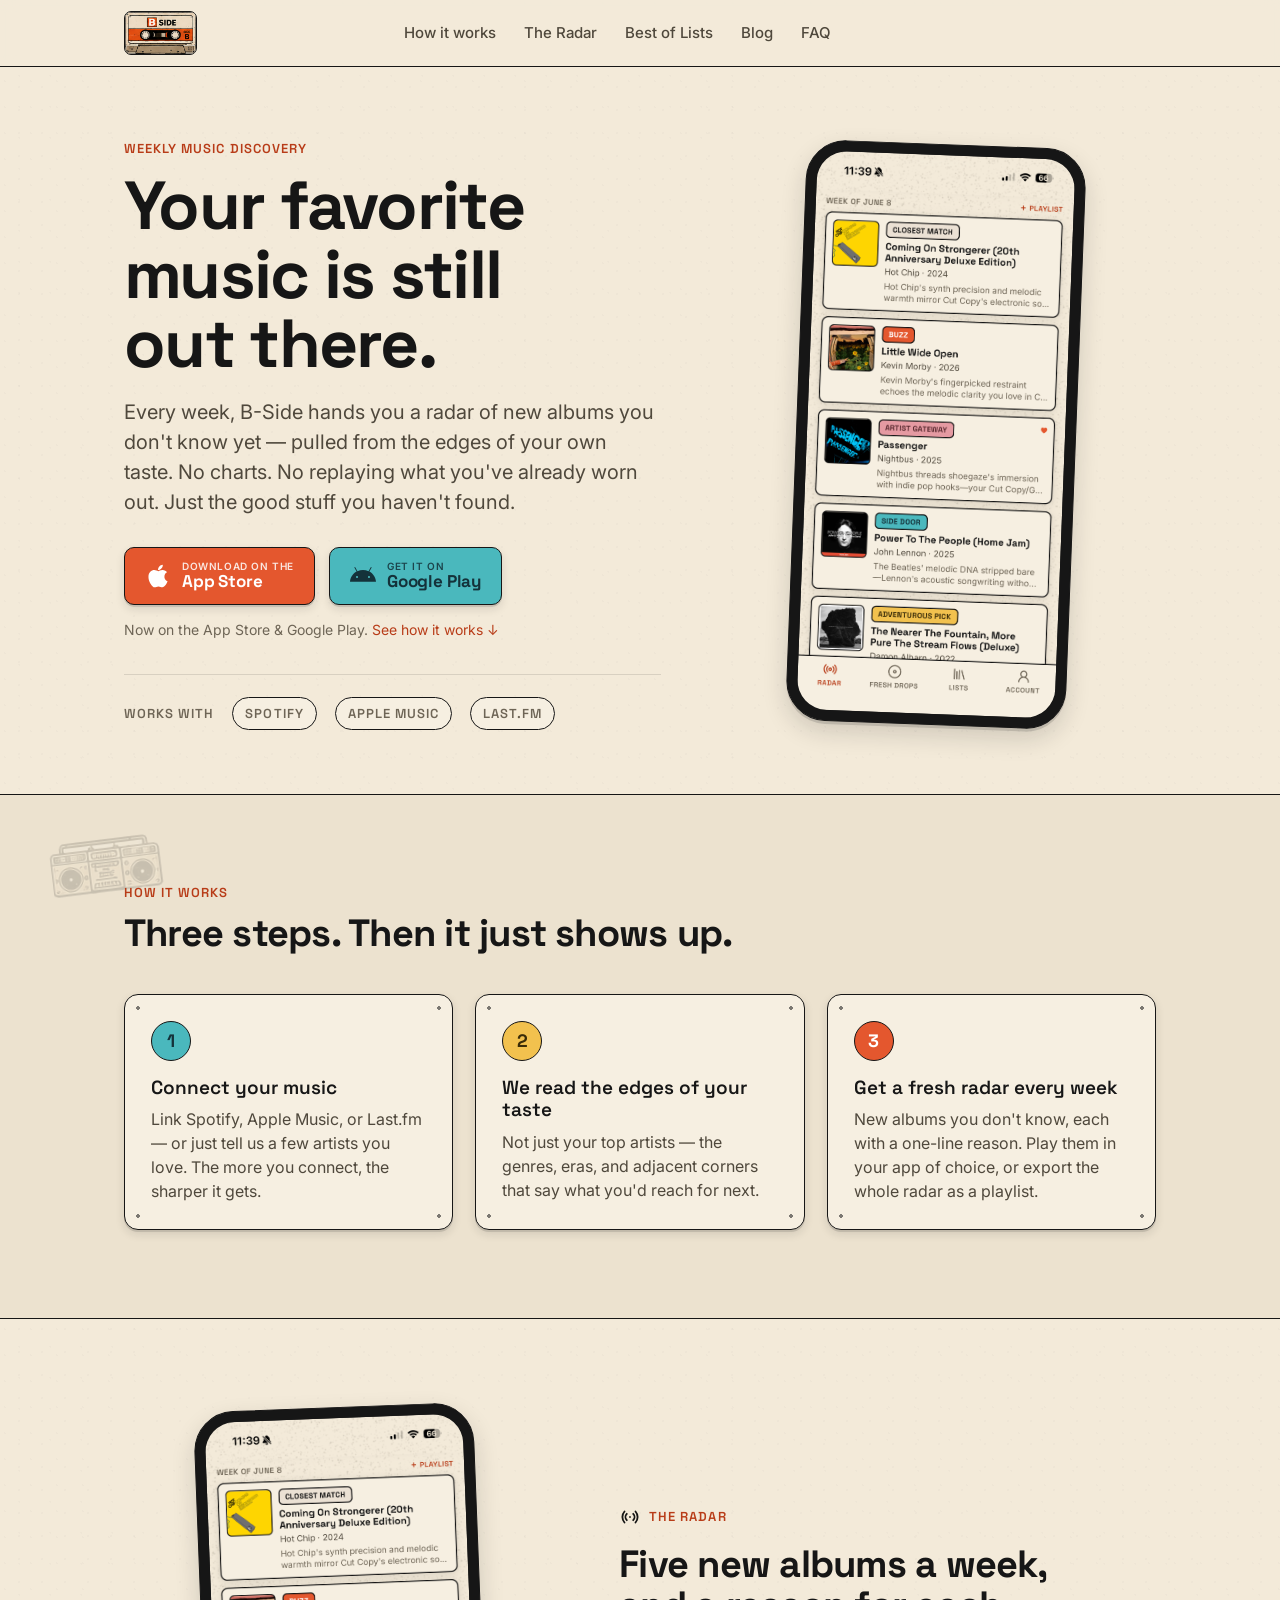
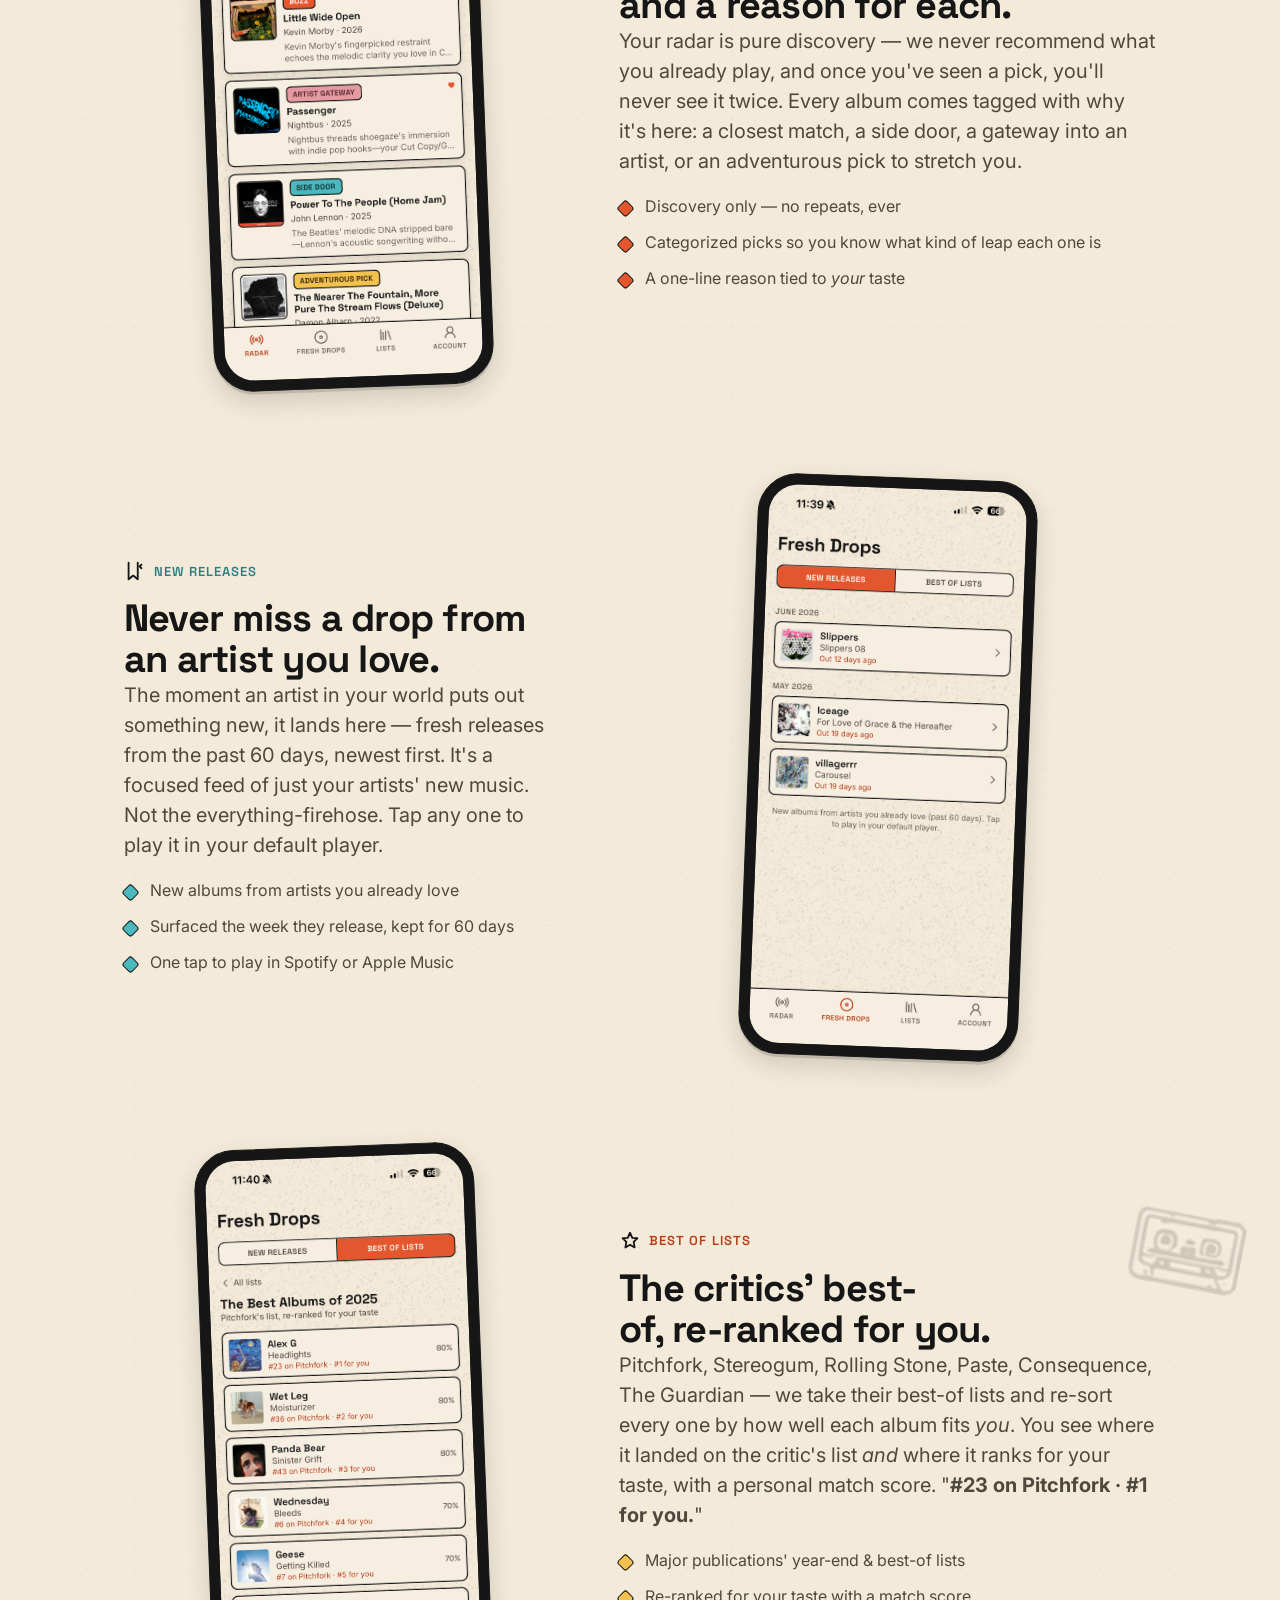
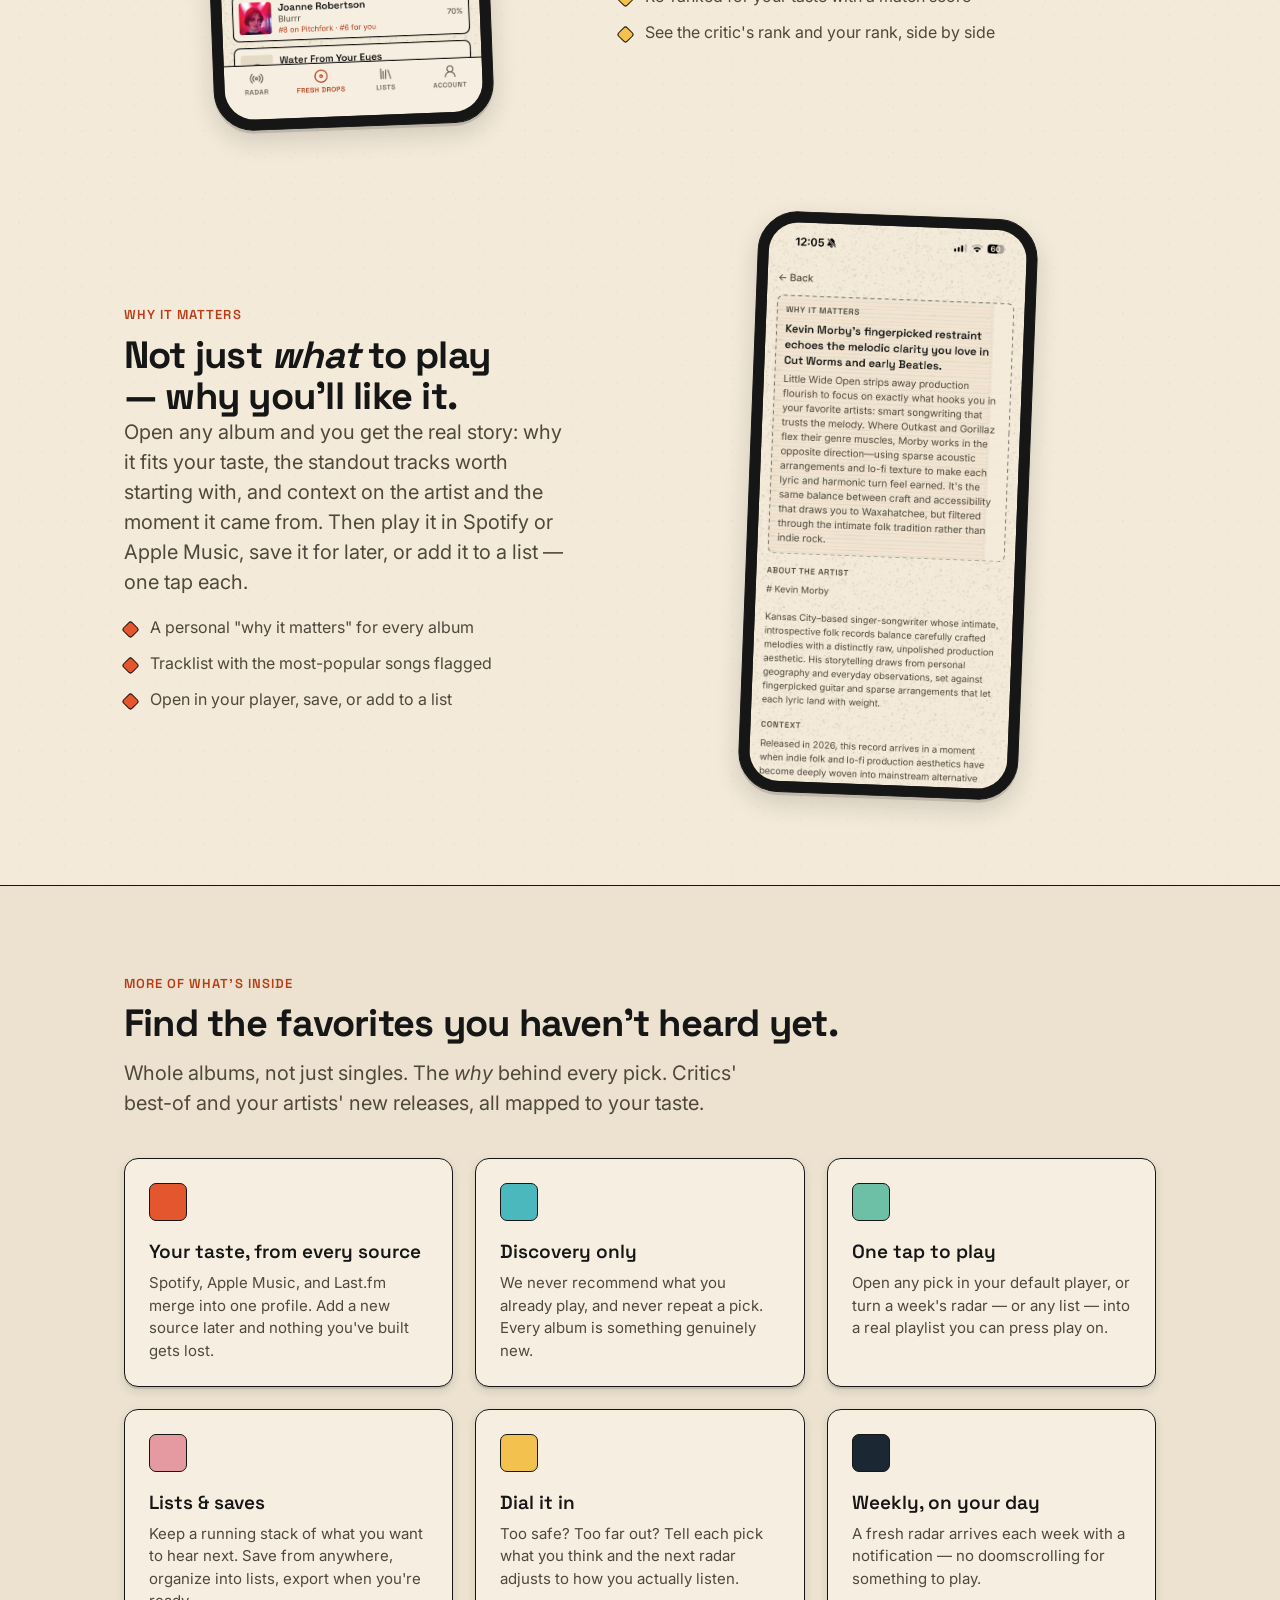
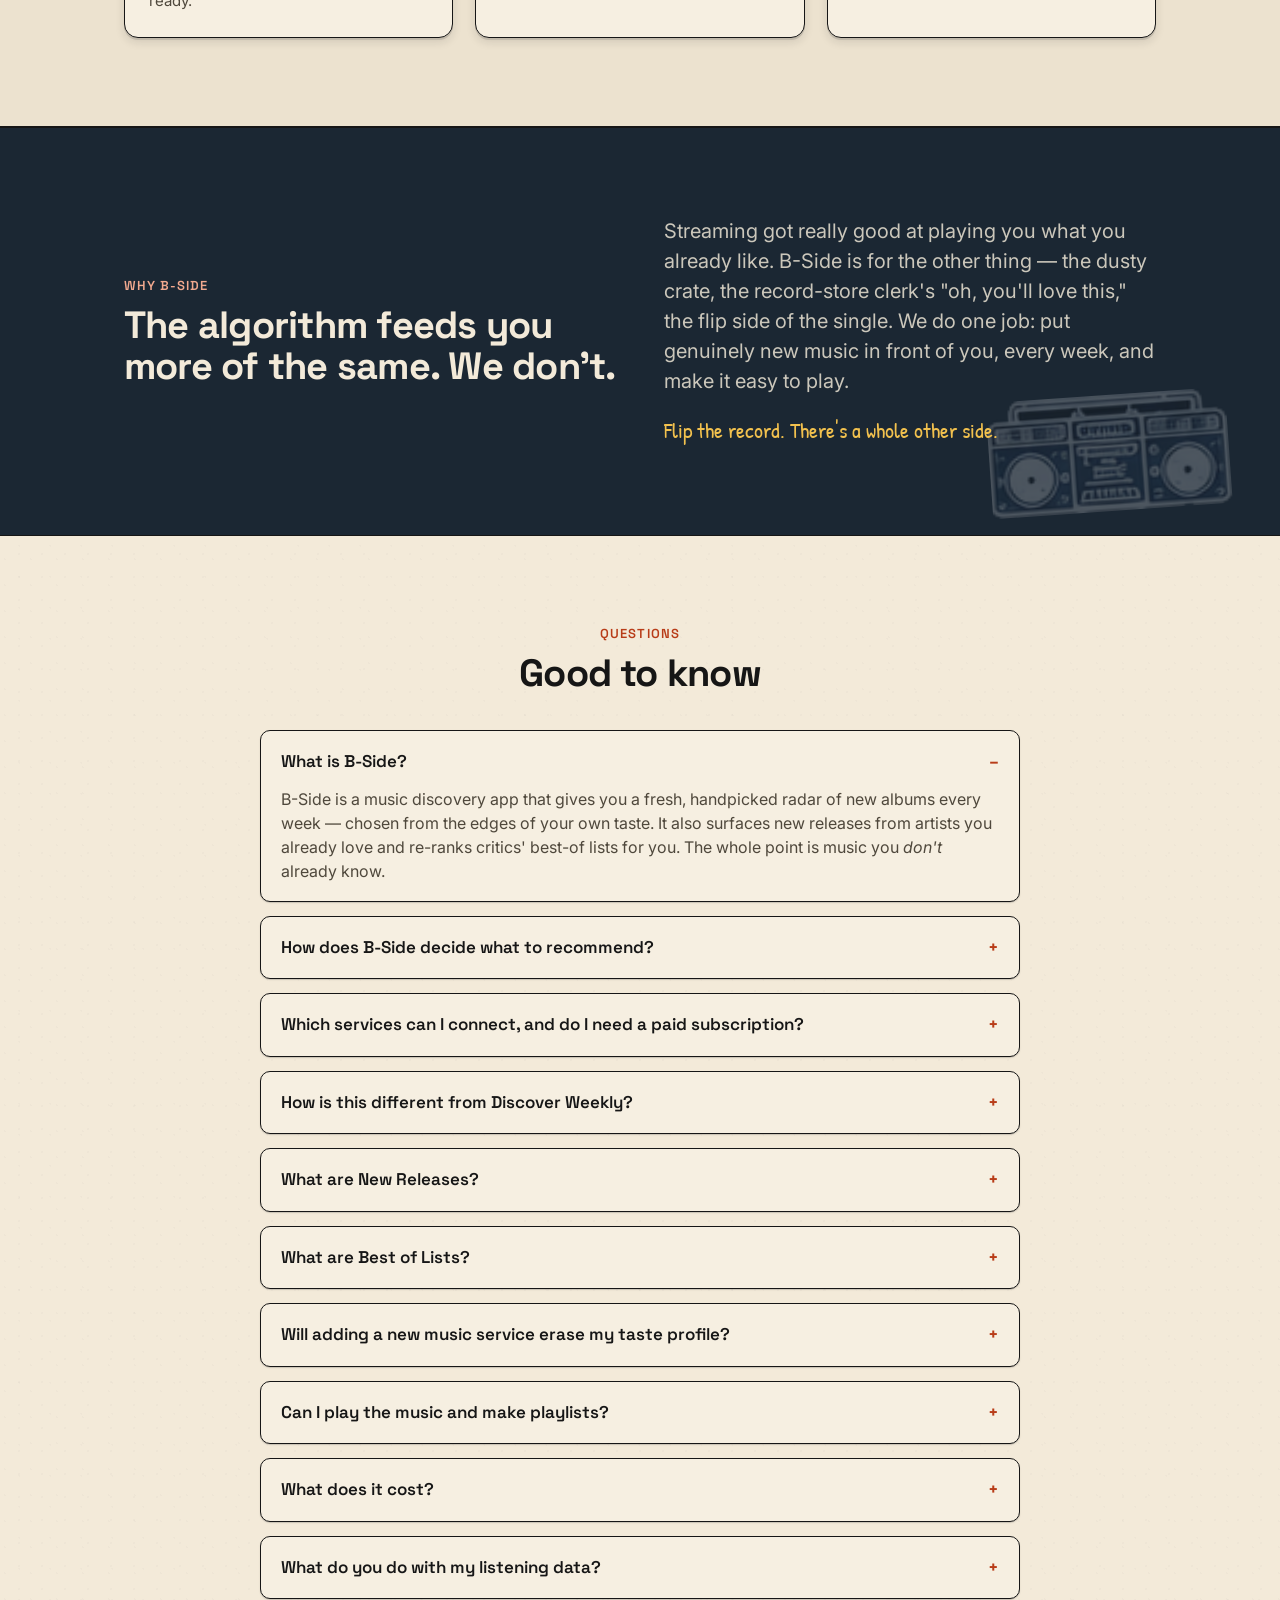
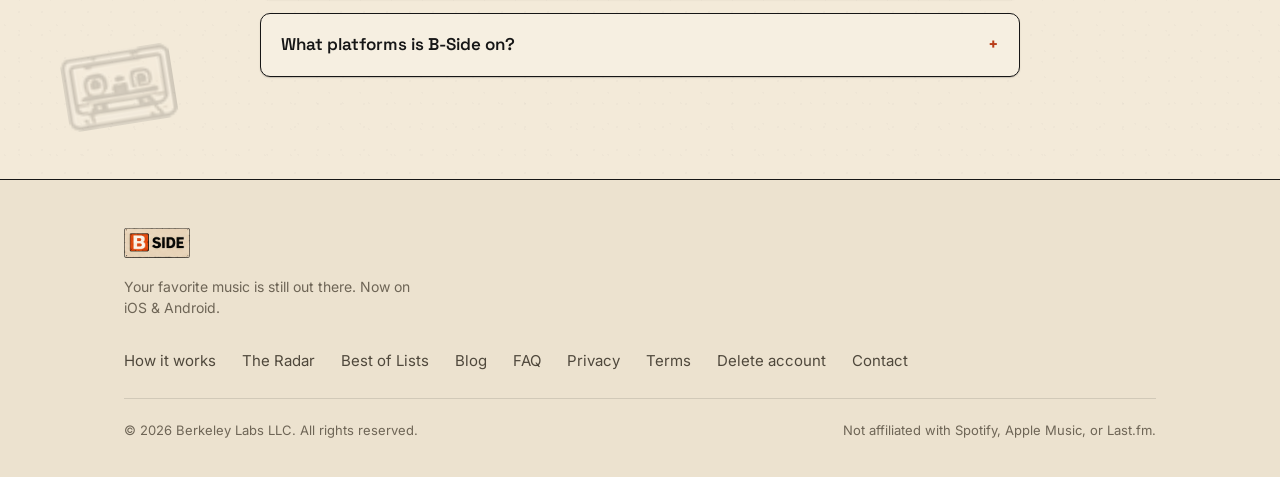
<file: index.html>
<!DOCTYPE html>
<html lang="en">
<head>
  <meta charset="UTF-8" />
  <meta name="viewport" content="width=device-width, initial-scale=1.0" />

  <!-- Primary SEO -->
  <title>B-Side — Discover new music you'll actually love, every week</title>
  <meta name="description" content="B-Side is a weekly music discovery app. Connect Spotify, Apple Music, or Last.fm and get a handpicked radar of new albums you don't know yet — plus new releases from artists you love and critics' best-of lists re-ranked for your taste. Discovery only. No repeats." />
  <link rel="canonical" href="https://trybside.com/" />
  <meta name="theme-color" content="#F3EAD9" />
  <link rel="icon" href="assets/app-icon-ios.png" />
  <link rel="apple-touch-icon" href="assets/app-icon-ios.png" />

  <!-- Open Graph / Twitter -->
  <meta property="og:type" content="website" />
  <meta property="og:site_name" content="B-Side" />
  <meta property="og:title" content="B-Side — Discover new music you'll actually love, every week" />
  <meta property="og:description" content="A weekly radar of albums you don't know yet, from the edges of your own taste. New releases from artists you love + critics' best-of lists re-ranked for you." />
  <meta property="og:url" content="https://trybside.com/" />
  <meta property="og:image" content="https://trybside.com/assets/radar.png" />
  <meta name="twitter:card" content="summary_large_image" />
  <meta name="twitter:title" content="B-Side — Discover new music you'll actually love" />
  <meta name="twitter:description" content="A weekly radar of new albums from the edges of your taste. Discovery only." />
  <meta name="twitter:image" content="https://trybside.com/assets/radar.png" />

  <link rel="preconnect" href="https://fonts.googleapis.com">
  <link rel="preconnect" href="https://fonts.gstatic.com" crossorigin>
  <link href="https://fonts.googleapis.com/css2?family=Space+Grotesk:wght@400;500;600;700&family=Inter:wght@400;500;600;700&family=Patrick+Hand&display=swap" rel="stylesheet">
  <link rel="stylesheet" href="styles.css" />

  <!-- Structured data: app + FAQ (helps Google rich results + AI agents parse the page) -->
  <script type="application/ld+json">
  {
    "@context": "https://schema.org",
    "@type": "SoftwareApplication",
    "name": "B-Side",
    "applicationCategory": "MusicApplication",
    "operatingSystem": "iOS, Android",
    "description": "B-Side is a weekly music discovery app. Connect Spotify, Apple Music, or Last.fm and receive a handpicked radar of new albums you don't already know, plus new releases from artists you love and critics' best-of lists re-ranked for your taste.",
    "url": "https://trybside.com/",
    "image": "https://trybside.com/assets/radar.png",
    "offers": { "@type": "Offer", "category": "subscription" },
    "publisher": { "@type": "Organization", "name": "Berkeley Labs LLC" }
  }
  </script>
  <script type="application/ld+json">
  {
    "@context": "https://schema.org",
    "@type": "FAQPage",
    "mainEntity": [
      { "@type": "Question", "name": "What is B-Side?", "acceptedAnswer": { "@type": "Answer", "text": "B-Side is a music discovery app that gives you a fresh, handpicked radar of new albums every week — chosen from the edges of your own taste. It also surfaces new releases from artists you already love and re-ranks critics' best-of lists for you. It focuses only on music you don't already know." } },
      { "@type": "Question", "name": "How does B-Side decide what to recommend?", "acceptedAnswer": { "@type": "Answer", "text": "B-Side builds a taste profile from the music services you connect (Spotify, Apple Music, Last.fm) and any artists you tell it you love. It looks beyond your top artists to the genres, eras, and adjacent corners of your taste, then finds new albums that fit — never repeating a pick you've already seen." } },
      { "@type": "Question", "name": "Which music services can I connect, and do I need a paid subscription?", "acceptedAnswer": { "@type": "Answer", "text": "You can connect Spotify, Apple Music, and/or Last.fm to shape your recommendations — connect as many as you like. To play full albums and export playlists you use your own streaming app. You can also skip connecting and just pick a few favorite artists to get started." } },
      { "@type": "Question", "name": "How is B-Side different from Spotify's Discover Weekly?", "acceptedAnswer": { "@type": "Answer", "text": "Streaming recommendations are tuned to keep you listening to what you already like. B-Side is tuned to find what you don't know yet, never repeats a recommendation, and pulls from critics' lists and new releases — not just one platform's listening signals." } },
      { "@type": "Question", "name": "What are New Releases in B-Side?", "acceptedAnswer": { "@type": "Answer", "text": "New Releases shows brand-new albums from artists you already love, surfaced the week they come out and kept for 60 days. It's a focused feed of just your artists' new music, not an overwhelming firehose of everything released." } },
      { "@type": "Question", "name": "What are Best of Lists?", "acceptedAnswer": { "@type": "Answer", "text": "B-Side takes critics' year-end and best-of lists from publications like Pitchfork, Stereogum, Rolling Stone, Paste, Consequence, and The Guardian, and re-ranks each list specifically for your taste — so you see where an album landed on the critic's list and where it ranks for you, with a personal match score." } },
      { "@type": "Question", "name": "Will adding a new music service erase my taste profile?", "acceptedAnswer": { "@type": "Answer", "text": "No. Sources are additive — each one merges in without overwriting the others. You can connect Last.fm months after Spotify and keep everything you've built; the recommendations just get sharper." } },
      { "@type": "Question", "name": "Can I play the music and make playlists?", "acceptedAnswer": { "@type": "Answer", "text": "Yes. Open any album in your default player (Spotify or Apple Music), and turn a week's radar or any list into a real playlist you can press play on." } },
      { "@type": "Question", "name": "What platforms is B-Side available on?", "acceptedAnswer": { "@type": "Answer", "text": "B-Side is a mobile app for iOS and Android." } }
    ]
  }
  </script>
</head>
<body>

  <!-- ===================== NAV ===================== -->
  <header class="nav">
    <div class="container nav__inner">
      <a class="wordmark" href="/"><img class="logo-img logo-img--cassette" src="assets/splash-logo.png" alt="B-Side" /></a>
      <nav class="nav__links">
        <a href="#how">How it works</a>
        <a href="#radar">The Radar</a>
        <a href="#best-of">Best of Lists</a>
        <a href="/blog/">Blog</a>
        <a href="#faq">FAQ</a>
      </nav>
      <a class="btn btn--primary nav__download" id="navDownload" href="#get-the-app">Download</a>
    </div>
  </header>

  <!-- ===================== HERO ===================== -->
  <section class="hero">
    <div class="container hero__grid">
      <div class="hero__copy">
        <p class="eyebrow">Weekly music discovery</p>
        <h1 class="display" style="margin:12px 0 18px;">Your favorite music is still out there.</h1>
        <p class="lead">Every week, B-Side hands you a radar of new albums you don't know yet — pulled from the edges of your own taste. No charts. No replaying what you've already worn out. Just the good stuff you haven't found.</p>
        <div class="store-btns" id="get-the-app">
          <a class="store-btn store-btn--orange" href="https://apps.apple.com/us/app/b-side-album-discovery/id6775243746" aria-label="Download B-Side on the App Store">
            <svg viewBox="0 0 384 512" aria-hidden="true"><path d="M318.7 268.7c-.2-36.7 16.4-64.4 50-84.8-18.8-26.9-47.2-41.7-84.7-44.6-35.5-2.8-74.3 20.7-88.5 20.7-15 0-49.4-19.7-76.4-19.7C63.3 141.2 4 184.8 4 273.5q0 39.3 14.4 81.2c12.8 36.7 59 126.7 107.2 125.2 25.2-.6 43-17.9 75.8-17.9 31.8 0 48.3 17.9 76.4 17.9 48.6-.7 90.4-82.5 102.6-119.3-65.2-30.7-61.7-90-61.7-91.9zm-56.6-164.2c27.3-32.4 24.8-61.9 24-72.5-24.1 1.4-52 16.4-67.9 34.9-17.5 19.8-27.8 44.3-25.6 71.9 26.1 2 49.9-11.4 69.5-34.3z"/></svg>
            <span class="store-btn__txt"><small>Download on the</small><b>App Store</b></span>
          </a>
          <a class="store-btn store-btn--teal" href="https://play.google.com/store/apps/details?id=com.berkeleylabs.bside" aria-label="Get B-Side on Google Play">
            <svg viewBox="0 0 576 512" aria-hidden="true"><path d="M420.55 301.93a24 24 0 1 1 24-24 24 24 0 0 1-24 24m-265.1 0a24 24 0 1 1 24-24 24 24 0 0 1-24 24m273.7-144.48 47.94-83a10 10 0 1 0-17.27-10h0l-48.54 84.07a301.25 301.25 0 0 0-246.56 0L116.18 64.45a10 10 0 1 0-17.27 10h0l47.94 83C64.53 202.22 8.24 285.55 0 384h576c-8.24-98.45-64.54-181.78-146.85-226.55"/></svg>
            <span class="store-btn__txt"><small>Get it on</small><b>Google Play</b></span>
          </a>
        </div>
        <p class="hero__note muted">Now on the App Store &amp; Google Play. <a href="#how">See how it works ↓</a></p>
        <div class="sources-strip">
          <span>Works with</span>
          <span class="source-chip">Spotify</span>
          <span class="source-chip">Apple Music</span>
          <span class="source-chip">Last.fm</span>
        </div>
      </div>
      <div class="hero__visual">
        <div class="device device--tilt">
          <img src="assets/radar.png" alt="The B-Side weekly Radar: five new albums with category badges and a one-line reason for each pick." />
        </div>
      </div>
    </div>
  </section>

  <!-- ===================== HOW IT WORKS ===================== -->
  <section class="section" id="how" style="background:var(--bg-grouped);border-top:1.5px solid var(--border);border-bottom:1.5px solid var(--border);">
    <img class="deco" src="assets/icons/boombox-system.png" alt="" aria-hidden="true" style="top:44px;left:4%;transform:rotate(-7deg);">
    <div class="container">
      <p class="eyebrow">How it works</p>
      <h2 class="h2" style="margin-top:10px;">Three steps. Then it just shows up.</h2>
      <div class="steps">
        <div class="step plate plate--rivets">
          <div class="step__n">1</div>
          <h3 class="h3">Connect your music</h3>
          <p>Link Spotify, Apple Music, or Last.fm — or just tell us a few artists you love. The more you connect, the sharper it gets.</p>
        </div>
        <div class="step plate plate--rivets">
          <div class="step__n">2</div>
          <h3 class="h3">We read the edges of your taste</h3>
          <p>Not just your top artists — the genres, eras, and adjacent corners that say what you'd reach for next.</p>
        </div>
        <div class="step plate plate--rivets">
          <div class="step__n">3</div>
          <h3 class="h3">Get a fresh radar every week</h3>
          <p>New albums you don't know, each with a one-line reason. Play them in your app of choice, or export the whole radar as a playlist.</p>
        </div>
      </div>
    </div>
  </section>

  <!-- ===================== SPOTLIGHT FEATURES ===================== -->
  <section class="section" id="radar">
    <img class="deco" src="assets/icons/cassette.png" alt="" aria-hidden="true" style="top:54%;right:3%;transform:rotate(11deg);">
    <div class="container">

      <!-- The Radar -->
      <div class="spotlight">
        <div class="spotlight__media">
          <div class="device device--tilt-l"><img src="assets/radar.png" alt="The weekly Radar with five categorized album recommendations." /></div>
        </div>
        <div class="spotlight__copy">
          <p class="eyebrow spotlight__eyebrow">
            <svg class="line-icon spotlight__icon" viewBox="0 0 24 24"><path d="M12 12v0"/><path d="M8.5 8.5a5 5 0 0 0 0 7M15.5 8.5a5 5 0 0 1 0 7M6 6a9 9 0 0 0 0 12M18 6a9 9 0 0 1 0 12"/></svg>
            The Radar
          </p>
          <h2 class="h2" style="margin-top:10px;">Five new albums a week, and a reason for each.</h2>
          <p class="lead">Your radar is pure discovery — we never recommend what you already play, and once you've seen a pick, you'll never see it twice. Every album comes tagged with why it's here: a closest match, a side door, a gateway into an artist, or an adventurous pick to stretch you.</p>
          <ul>
            <li>Discovery only — no repeats, ever</li>
            <li>Categorized picks so you know what kind of leap each one is</li>
            <li>A one-line reason tied to <em>your</em> taste</li>
          </ul>
        </div>
      </div>

      <!-- New Releases -->
      <div class="spotlight spotlight--rev spotlight--teal">
        <div class="spotlight__media">
          <div class="device device--tilt"><img src="assets/new-releases.png" alt="New Releases feed: brand-new albums from artists you already love, grouped by month." /></div>
        </div>
        <div class="spotlight__copy">
          <p class="eyebrow spotlight__eyebrow" style="color:var(--bs-teal-deep);">
            <svg class="line-icon spotlight__icon" viewBox="0 0 24 24"><path d="M5 3v18l5-4 5 4V3"/><path d="M19 5l-2 2 2 2"/></svg>
            New Releases
          </p>
          <h2 class="h2" style="margin-top:10px;">Never miss a drop from an artist you love.</h2>
          <p class="lead">The moment an artist in your world puts out something new, it lands here — fresh releases from the past 60 days, newest first. It's a focused feed of just your artists' new music. Not the everything-firehose. Tap any one to play it in your default player.</p>
          <ul>
            <li>New albums from artists you already love</li>
            <li>Surfaced the week they release, kept for 60 days</li>
            <li>One tap to play in Spotify or Apple Music</li>
          </ul>
        </div>
      </div>

      <!-- Best of Lists -->
      <div class="spotlight spotlight--yellow" id="best-of">
        <div class="spotlight__media">
          <div class="device device--tilt-l"><img src="assets/best-of-lists.png" alt="Best of Lists: a critic's best-of list re-ranked for your taste, showing each album's rank on the list, its rank for you, and a match score." /></div>
        </div>
        <div class="spotlight__copy">
          <p class="eyebrow spotlight__eyebrow" style="color:var(--bs-orange-deep);">
            <svg class="line-icon spotlight__icon" viewBox="0 0 24 24"><path d="M12 3l2.5 5.5L20 9l-4 4 1 6-5-3-5 3 1-6-4-4 5.5-.5z"/></svg>
            Best of Lists
          </p>
          <h2 class="h2" style="margin-top:10px;">The critics' best-of, re-ranked for you.</h2>
          <p class="lead">Pitchfork, Stereogum, Rolling Stone, Paste, Consequence, The Guardian — we take their best-of lists and re-sort every one by how well each album fits <em>you</em>. You see where it landed on the critic's list <em>and</em> where it ranks for your taste, with a personal match score. "<strong>#23 on Pitchfork · #1 for you.</strong>"</p>
          <ul>
            <li>Major publications' year-end &amp; best-of lists</li>
            <li>Re-ranked for your taste with a match score</li>
            <li>See the critic's rank and your rank, side by side</li>
          </ul>
        </div>
      </div>

      <!-- Album detail / Why it matters -->
      <div class="spotlight spotlight--rev">
        <div class="spotlight__media">
          <div class="device device--tilt"><img src="assets/album-why-2.PNG" alt="An album detail page: why this album matters for your taste, plus context on the artist." /></div>
        </div>
        <div class="spotlight__copy">
          <p class="eyebrow spotlight__eyebrow">Why it matters</p>
          <h2 class="h2" style="margin-top:10px;">Not just <em>what</em> to play — why you'll like it.</h2>
          <p class="lead">Open any album and you get the real story: why it fits your taste, the standout tracks worth starting with, and context on the artist and the moment it came from. Then play it in Spotify or Apple Music, save it for later, or add it to a list — one tap each.</p>
          <ul>
            <li>A personal "why it matters" for every album</li>
            <li>Tracklist with the most-popular songs flagged</li>
            <li>Open in your player, save, or add to a list</li>
          </ul>
        </div>
      </div>

    </div>
  </section>

  <!-- ===================== SECONDARY FEATURES ===================== -->
  <section class="section" style="background:var(--bg-grouped);border-top:1.5px solid var(--border);border-bottom:1.5px solid var(--border);">
    <div class="container">
      <p class="eyebrow">More of what's inside</p>
      <h2 class="h2" style="margin-top:10px;">Find the favorites you haven't heard yet.</h2>
      <p class="lead" style="margin-top:14px;max-width:640px;">Whole albums, not just singles. The <em>why</em> behind every pick. Critics' best-of and your artists' new releases, all mapped to your taste.</p>
      <div class="features">
        <div class="feature plate">
          <span class="feature__tag t-orange"></span>
          <h3 class="h3">Your taste, from every source</h3>
          <p>Spotify, Apple Music, and Last.fm merge into one profile. Add a new source later and nothing you've built gets lost.</p>
        </div>
        <div class="feature plate">
          <span class="feature__tag t-teal"></span>
          <h3 class="h3">Discovery only</h3>
          <p>We never recommend what you already play, and never repeat a pick. Every album is something genuinely new.</p>
        </div>
        <div class="feature plate">
          <span class="feature__tag t-mint"></span>
          <h3 class="h3">One tap to play</h3>
          <p>Open any pick in your default player, or turn a week's radar — or any list — into a real playlist you can press play on.</p>
        </div>
        <div class="feature plate">
          <span class="feature__tag t-pink"></span>
          <h3 class="h3">Lists &amp; saves</h3>
          <p>Keep a running stack of what you want to hear next. Save from anywhere, organize into lists, export when you're ready.</p>
        </div>
        <div class="feature plate">
          <span class="feature__tag t-yellow"></span>
          <h3 class="h3">Dial it in</h3>
          <p>Too safe? Too far out? Tell each pick what you think and the next radar adjusts to how you actually listen.</p>
        </div>
        <div class="feature plate">
          <span class="feature__tag t-navy"></span>
          <h3 class="h3">Weekly, on your day</h3>
          <p>A fresh radar arrives each week with a notification — no doomscrolling for something to play.</p>
        </div>
      </div>
    </div>
  </section>

  <!-- ===================== PITCH BAND ===================== -->
  <section class="section band">
    <img class="deco deco--lg" src="assets/icons/boombox-system.png" alt="" aria-hidden="true" style="bottom:24px;right:4%;transform:rotate(-4deg);filter:invert(1);opacity:0.22;width:240px;">
    <div class="container band__grid">
      <div>
        <p class="eyebrow" style="color:var(--bs-orange-soft);">Why B-Side</p>
        <h2 class="h2" style="margin-top:10px;">The algorithm feeds you more of the same. We don't.</h2>
      </div>
      <div>
        <p class="lead">Streaming got really good at playing you what you already like. B-Side is for the other thing — the dusty crate, the record-store clerk's "oh, you'll love this," the flip side of the single. We do one job: put genuinely new music in front of you, every week, and make it easy to play.</p>
        <p class="hand" style="color:var(--bs-yellow);margin-top:18px;">Flip the record. There's a whole other side.</p>
      </div>
    </div>
  </section>

  <!-- ===================== FAQ ===================== -->
  <section class="section" id="faq">
    <img class="deco" src="assets/icons/cassette.png" alt="" aria-hidden="true" style="bottom:54px;left:5%;transform:rotate(-9deg);">
    <div class="container">
      <p class="eyebrow" style="text-align:center;">Questions</p>
      <h2 class="h2" style="text-align:center;margin-top:10px;">Good to know</h2>
      <div class="faq">
        <details open>
          <summary>What is B-Side?</summary>
          <p>B-Side is a music discovery app that gives you a fresh, handpicked radar of new albums every week — chosen from the edges of your own taste. It also surfaces new releases from artists you already love and re-ranks critics' best-of lists for you. The whole point is music you <em>don't</em> already know.</p>
        </details>
        <details>
          <summary>How does B-Side decide what to recommend?</summary>
          <p>It builds a taste profile from the services you connect and the artists you tell it you love, then looks beyond your top artists to the genres, eras, and adjacent corners of your taste to find new albums that fit. It never repeats a pick you've already seen.</p>
        </details>
        <details>
          <summary>Which services can I connect, and do I need a paid subscription?</summary>
          <p>You can connect Spotify, Apple Music, and/or Last.fm to shape your recommendations — as many as you like. To play full albums and export playlists, you use your own streaming app. You can also skip connecting and just pick a few favorite artists to start.</p>
        </details>
        <details>
          <summary>How is this different from Discover Weekly?</summary>
          <p>Those are tuned to keep you listening to what you already like. B-Side is tuned to find what you <em>don't</em> know yet, never repeats a pick, and pulls from critics' lists and new releases — not just one platform's listening signals.</p>
        </details>
        <details>
          <summary>What are New Releases?</summary>
          <p>A focused feed of brand-new albums from artists you already love, surfaced the week they drop and kept for 60 days — newest first. Just your artists' new music, not a firehose of everything released.</p>
        </details>
        <details>
          <summary>What are Best of Lists?</summary>
          <p>We take critics' best-of lists (Pitchfork, Stereogum, Rolling Stone, Paste, Consequence, The Guardian and more) and re-rank each one for your taste — showing the critic's rank, your rank, and a personal match score for every album.</p>
        </details>
        <details>
          <summary>Will adding a new music service erase my taste profile?</summary>
          <p>No. Sources are additive — each merges in without overwriting the others. Connect Last.fm months after Spotify and you keep everything you've built; the picks just get sharper.</p>
        </details>
        <details>
          <summary>Can I play the music and make playlists?</summary>
          <p>Yes. Open any album in your default player (Spotify or Apple Music), and turn a week's radar or any list into a real playlist you can press play on.</p>
        </details>
        <details>
          <summary>What does it cost?</summary>
          <p><span class="placeholder">[Pricing copy — fill in: trial length + monthly/annual price.]</span> Cancel anytime.</p>
        </details>
        <details>
          <summary>What do you do with my listening data?</summary>
          <p>We use it only to build your recommendations — never sold, never shared for advertising. See our <a href="privacy.html">Privacy Policy</a> for details, and delete your account and data anytime from the app.</p>
        </details>
        <details>
          <summary>What platforms is B-Side on?</summary>
          <p>B-Side is a mobile app for iOS and Android. <span class="placeholder">[Add store links when live.]</span></p>
        </details>
      </div>
    </div>
  </section>

  <!-- ===================== FOOTER ===================== -->
  <footer class="footer">
    <div class="container">
      <div class="footer__grid">
        <div>
          <a class="wordmark" href="/"><img class="logo-img" src="assets/wordmark.png" alt="B-Side" /></a>
          <p class="muted" style="margin-top:12px;max-width:300px;font-size:14px;">Your favorite music is still out there. Now on iOS &amp; Android.</p>
        </div>
        <div class="footer__links">
          <a href="#how">How it works</a>
          <a href="#radar">The Radar</a>
          <a href="#best-of">Best of Lists</a>
          <a href="/blog/">Blog</a>
          <a href="#faq">FAQ</a>
          <a href="privacy.html">Privacy</a>
          <a href="terms.html">Terms</a>
          <a href="delete-account.html">Delete account</a>
          <a href="mailto:hello@trybside.com">Contact</a>
        </div>
      </div>
      <div class="footer__meta">
        <span>© 2026 Berkeley Labs LLC. All rights reserved.</span>
        <span>Not affiliated with Spotify, Apple Music, or Last.fm.</span>
      </div>
    </div>
  </footer>

  <!-- Show the header "Download" button only after the hero's download buttons scroll out of view -->
  <script>
    (function () {
      var navBtn = document.getElementById('navDownload');
      var heroBtns = document.getElementById('get-the-app');
      if (!navBtn || !heroBtns || !('IntersectionObserver' in window)) return;
      var io = new IntersectionObserver(function (entries) {
        navBtn.classList.toggle('is-visible', !entries[0].isIntersecting);
      }, { threshold: 0 });
      io.observe(heroBtns);
    })();
  </script>

</body>
</html>
</file>
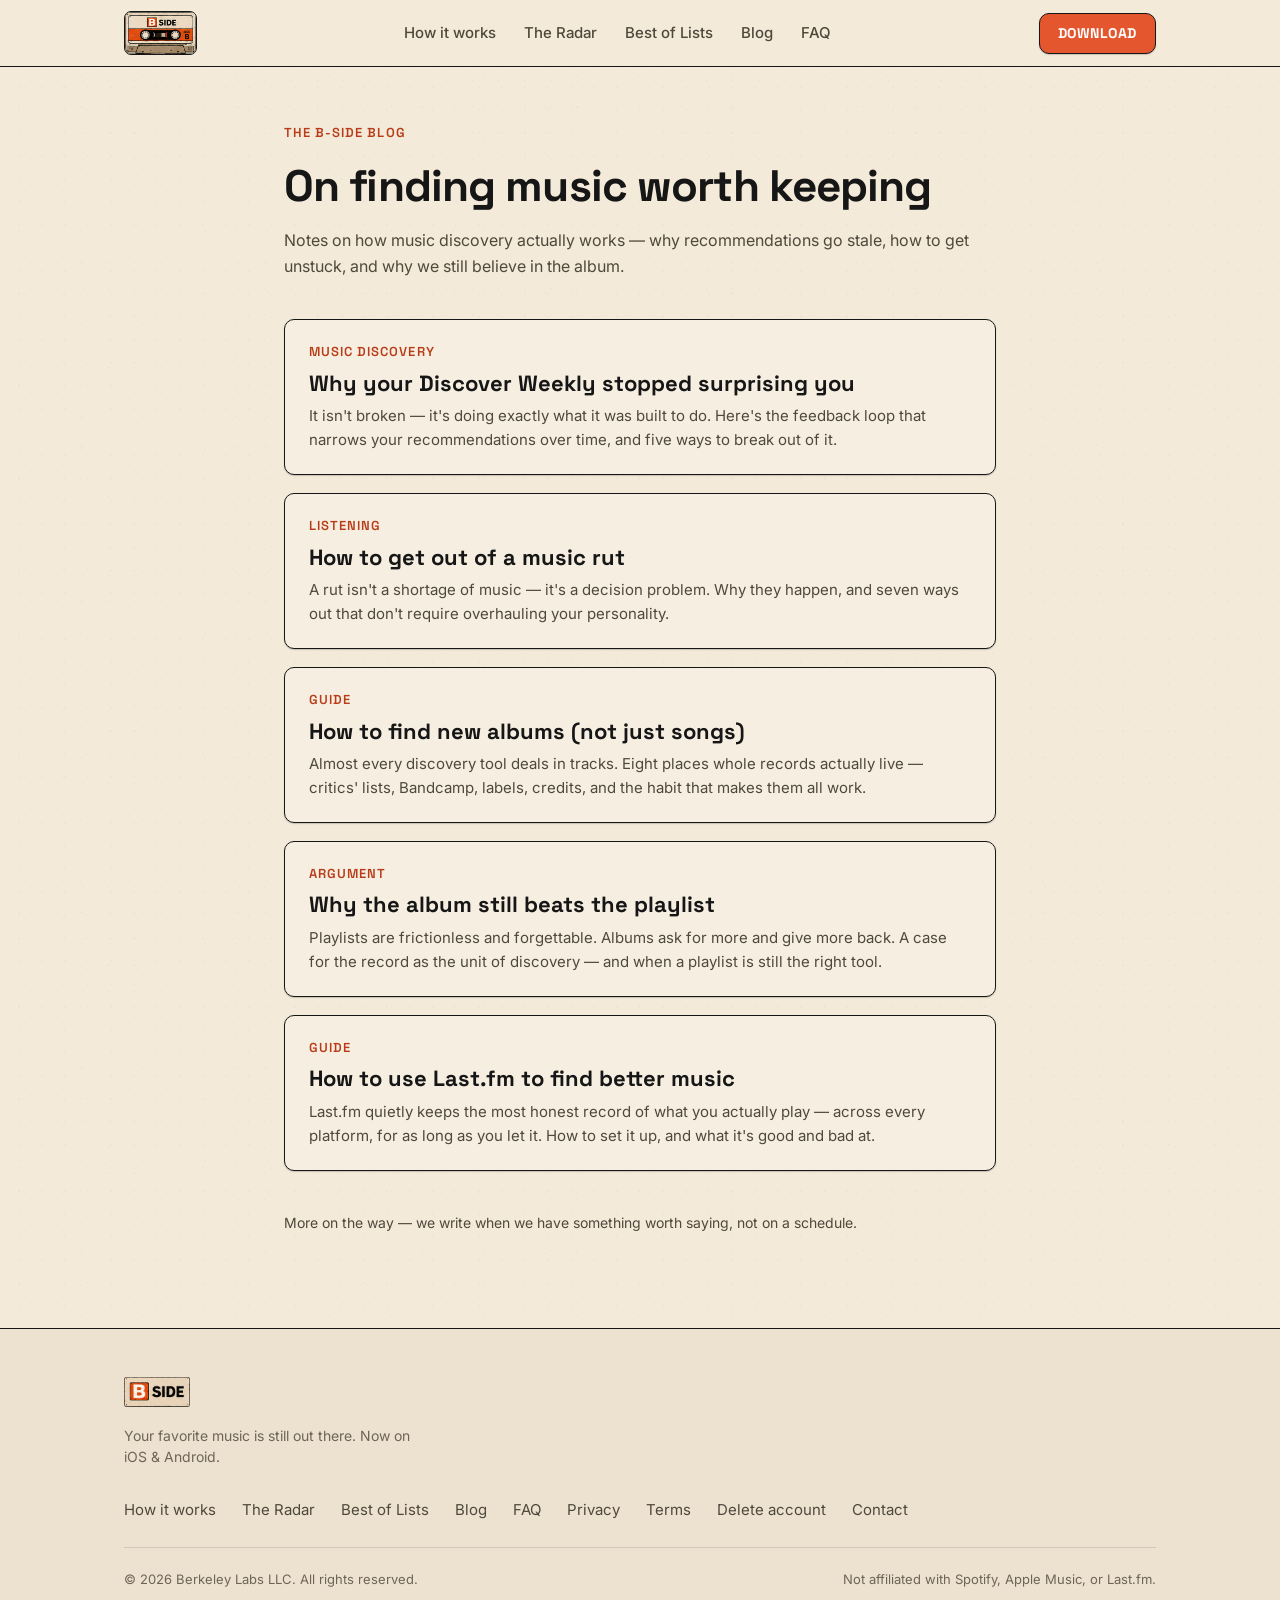
<file: blog/index.html>
<!DOCTYPE html>
<html lang="en">
<head>
  <meta charset="UTF-8" />
  <meta name="viewport" content="width=device-width, initial-scale=1.0" />

  <title>The B-Side Blog — On finding music worth keeping</title>
  <meta name="description" content="Essays on music discovery: why algorithmic recommendations go stale, how to break a listening rut, and why the album still beats the playlist. From the team behind B-Side." />
  <link rel="canonical" href="https://trybside.com/blog/" />
  <meta name="theme-color" content="#F3EAD9" />
  <link rel="icon" href="/assets/app-icon-ios.png" />
  <link rel="apple-touch-icon" href="/assets/app-icon-ios.png" />

  <meta property="og:type" content="website" />
  <meta property="og:site_name" content="B-Side" />
  <meta property="og:title" content="The B-Side Blog — On finding music worth keeping" />
  <meta property="og:description" content="Essays on music discovery: why algorithmic recommendations go stale, how to break a listening rut, and why the album still beats the playlist." />
  <meta property="og:url" content="https://trybside.com/blog/" />
  <meta name="twitter:card" content="summary_large_image" />

  <link rel="preconnect" href="https://fonts.googleapis.com">
  <link rel="preconnect" href="https://fonts.gstatic.com" crossorigin>
  <link href="https://fonts.googleapis.com/css2?family=Space+Grotesk:wght@400;500;600;700&family=Inter:wght@400;500;600;700&family=Patrick+Hand&display=swap" rel="stylesheet">
  <link rel="stylesheet" href="/styles.css" />
</head>
<body>

  <header class="nav">
    <div class="container nav__inner">
      <a class="wordmark" href="/"><img class="logo-img logo-img--cassette" src="/assets/splash-logo.png" alt="B-Side" /></a>
      <nav class="nav__links">
        <a href="/#how">How it works</a>
        <a href="/#radar">The Radar</a>
        <a href="/#best-of">Best of Lists</a>
        <a href="/blog/">Blog</a>
        <a href="/#faq">FAQ</a>
      </nav>
      <a class="btn btn--primary" href="/#get-the-app" style="min-height:40px;padding:9px 18px;font-size:14px;">Download</a>
    </div>
  </header>

  <main class="legal">
    <span class="eyebrow">The B-Side Blog</span>
    <h1>On finding music worth keeping</h1>
    <p class="lead" style="margin-bottom:40px;">Notes on how music discovery actually works — why recommendations go stale, how to get unstuck, and why we still believe in the album.</p>

    <!-- Post list -->
    <div style="display:flex;flex-direction:column;gap:18px;">

      <a href="/blog/why-your-discover-weekly-stopped-surprising-you" style="display:block;text-decoration:none;border:1.5px solid var(--border);border-radius:var(--r-md);padding:22px 24px;background:#F6EFE1;box-shadow:var(--shadow-sm);">
        <span class="eyebrow" style="display:block;margin-bottom:8px;">Music discovery</span>
        <h2 class="h3" style="margin:0 0 8px;color:var(--text);">Why your Discover Weekly stopped surprising you</h2>
        <p class="muted" style="margin:0;font-size:15px;line-height:1.6;">It isn't broken — it's doing exactly what it was built to do. Here's the feedback loop that narrows your recommendations over time, and five ways to break out of it.</p>
      </a>

      <a href="/blog/how-to-get-out-of-a-music-rut" style="display:block;text-decoration:none;border:1.5px solid var(--border);border-radius:var(--r-md);padding:22px 24px;background:#F6EFE1;box-shadow:var(--shadow-sm);">
        <span class="eyebrow" style="display:block;margin-bottom:8px;">Listening</span>
        <h2 class="h3" style="margin:0 0 8px;color:var(--text);">How to get out of a music rut</h2>
        <p class="muted" style="margin:0;font-size:15px;line-height:1.6;">A rut isn't a shortage of music — it's a decision problem. Why they happen, and seven ways out that don't require overhauling your personality.</p>
      </a>

      <a href="/blog/how-to-find-new-albums" style="display:block;text-decoration:none;border:1.5px solid var(--border);border-radius:var(--r-md);padding:22px 24px;background:#F6EFE1;box-shadow:var(--shadow-sm);">
        <span class="eyebrow" style="display:block;margin-bottom:8px;">Guide</span>
        <h2 class="h3" style="margin:0 0 8px;color:var(--text);">How to find new albums (not just songs)</h2>
        <p class="muted" style="margin:0;font-size:15px;line-height:1.6;">Almost every discovery tool deals in tracks. Eight places whole records actually live — critics' lists, Bandcamp, labels, credits, and the habit that makes them all work.</p>
      </a>

      <a href="/blog/why-the-album-still-beats-the-playlist" style="display:block;text-decoration:none;border:1.5px solid var(--border);border-radius:var(--r-md);padding:22px 24px;background:#F6EFE1;box-shadow:var(--shadow-sm);">
        <span class="eyebrow" style="display:block;margin-bottom:8px;">Argument</span>
        <h2 class="h3" style="margin:0 0 8px;color:var(--text);">Why the album still beats the playlist</h2>
        <p class="muted" style="margin:0;font-size:15px;line-height:1.6;">Playlists are frictionless and forgettable. Albums ask for more and give more back. A case for the record as the unit of discovery — and when a playlist is still the right tool.</p>
      </a>

      <a href="/blog/how-to-use-lastfm-to-find-better-music" style="display:block;text-decoration:none;border:1.5px solid var(--border);border-radius:var(--r-md);padding:22px 24px;background:#F6EFE1;box-shadow:var(--shadow-sm);">
        <span class="eyebrow" style="display:block;margin-bottom:8px;">Guide</span>
        <h2 class="h3" style="margin:0 0 8px;color:var(--text);">How to use Last.fm to find better music</h2>
        <p class="muted" style="margin:0;font-size:15px;line-height:1.6;">Last.fm quietly keeps the most honest record of what you actually play — across every platform, for as long as you let it. How to set it up, and what it's good and bad at.</p>
      </a>

    </div>

    <p class="muted" style="margin-top:40px;font-size:14px;">More on the way — we write when we have something worth saying, not on a schedule.</p>
  </main>

  <footer class="footer">
    <div class="container">
      <div class="footer__grid">
        <div>
          <a class="wordmark" href="/"><img class="logo-img" src="/assets/wordmark.png" alt="B-Side" /></a>
          <p class="muted" style="margin-top:12px;max-width:300px;font-size:14px;">Your favorite music is still out there. Now on iOS &amp; Android.</p>
        </div>
        <div class="footer__links">
          <a href="/#how">How it works</a>
          <a href="/#radar">The Radar</a>
          <a href="/#best-of">Best of Lists</a>
          <a href="/blog/">Blog</a>
          <a href="/#faq">FAQ</a>
          <a href="/privacy.html">Privacy</a>
          <a href="/terms.html">Terms</a>
          <a href="/delete-account.html">Delete account</a>
          <a href="mailto:hello@trybside.com">Contact</a>
        </div>
      </div>
      <div class="footer__meta">
        <span>© 2026 Berkeley Labs LLC. All rights reserved.</span>
        <span>Not affiliated with Spotify, Apple Music, or Last.fm.</span>
      </div>
    </div>
  </footer>

</body>
</html>
</file>
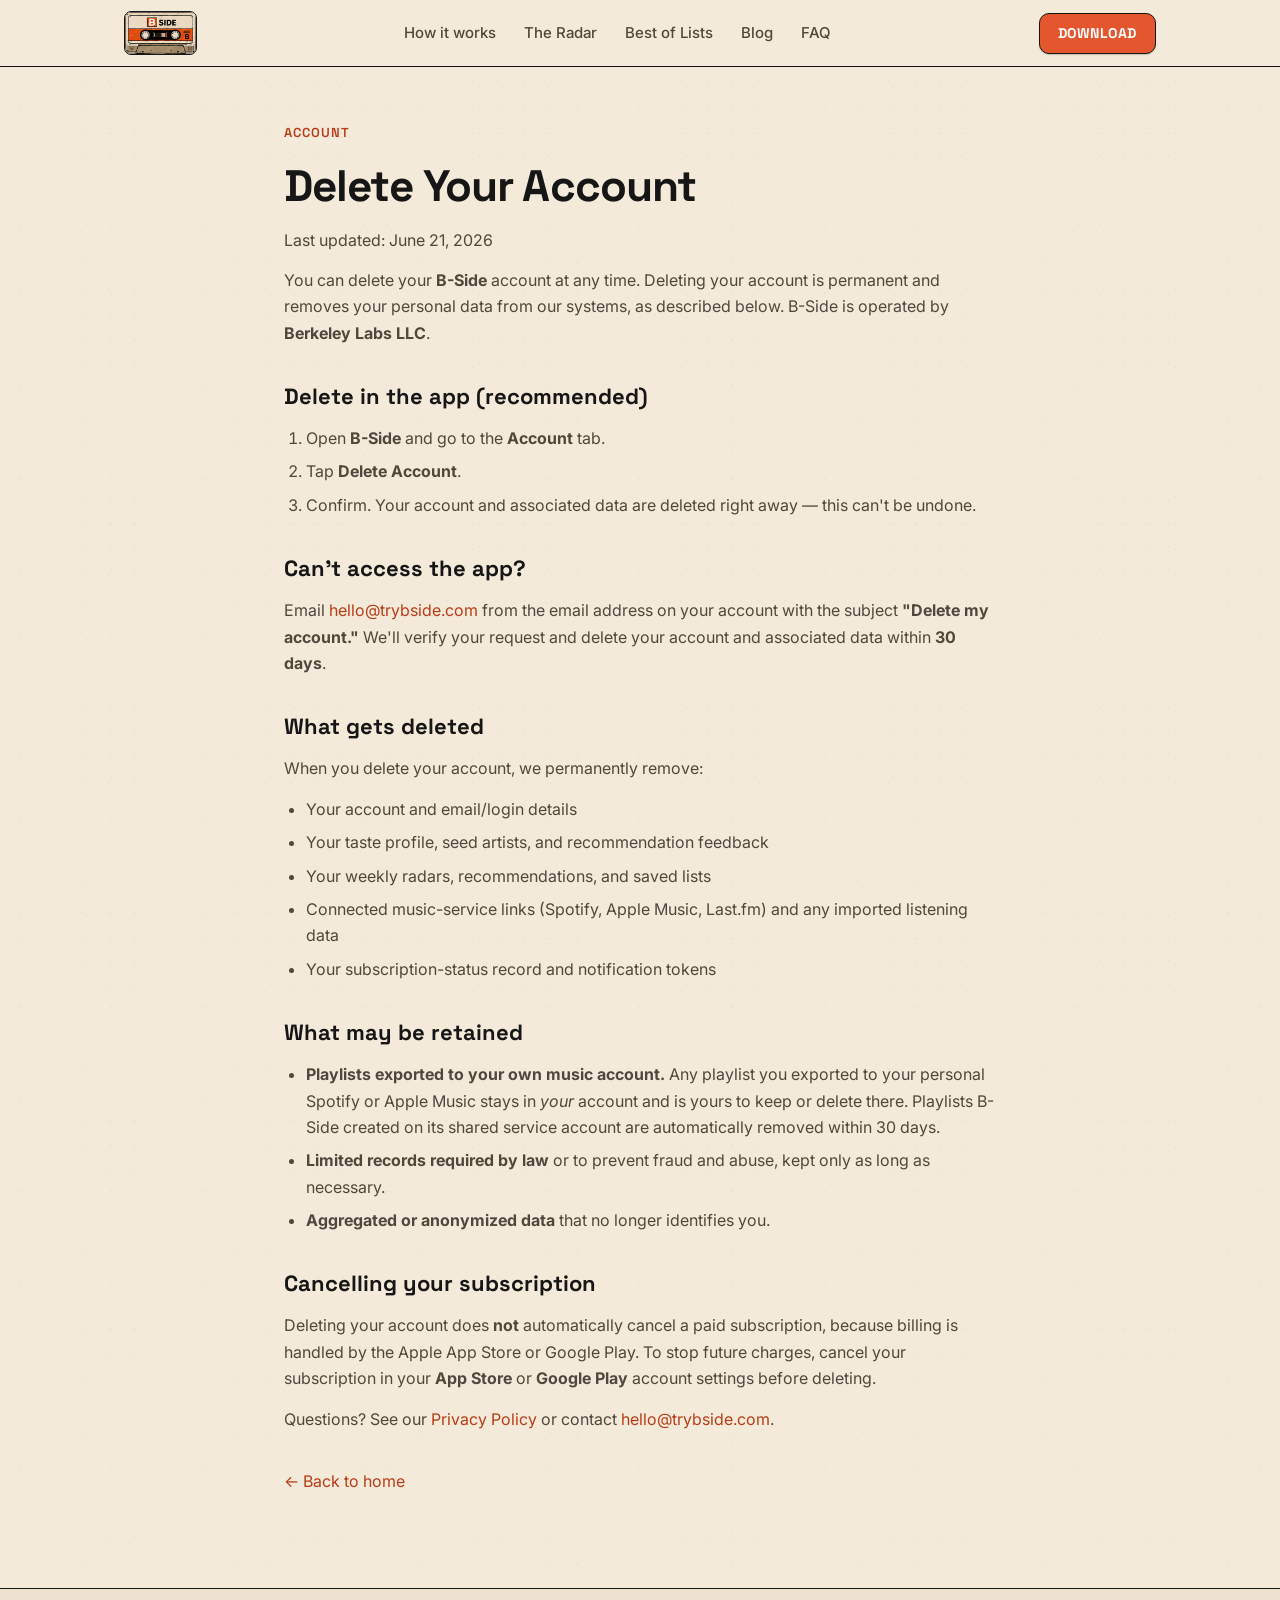
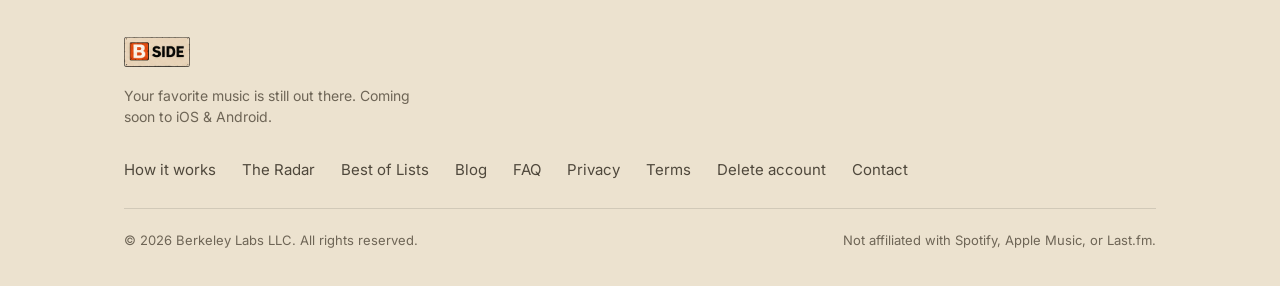
<file: delete-account.html>
<!DOCTYPE html>
<html lang="en">
<head>
  <meta charset="UTF-8" />
  <meta name="viewport" content="width=device-width, initial-scale=1.0" />
  <title>Delete Your Account — B-Side</title>
  <meta name="description" content="How to delete your B-Side account and associated data." />
  <link rel="preconnect" href="https://fonts.googleapis.com">
  <link rel="preconnect" href="https://fonts.gstatic.com" crossorigin>
  <link href="https://fonts.googleapis.com/css2?family=Space+Grotesk:wght@400;500;600;700&family=Inter:wght@400;500;600;700&family=Patrick+Hand&display=swap" rel="stylesheet">
  <link rel="stylesheet" href="styles.css" />
  <link rel="icon" href="assets/app-icon-ios.png" />
  <link rel="apple-touch-icon" href="assets/app-icon-ios.png" />
</head>
<body>

  <header class="nav">
    <div class="container nav__inner">
      <a class="wordmark" href="index.html"><img class="logo-img logo-img--cassette" src="assets/splash-logo.png" alt="B-Side" /></a>
      <nav class="nav__links">
        <a href="index.html#how">How it works</a>
        <a href="index.html#radar">The Radar</a>
        <a href="index.html#best-of">Best of Lists</a>
        <a href="/blog/">Blog</a>
        <a href="index.html#faq">FAQ</a>
      </nav>
      <a class="btn btn--primary" href="index.html#get-the-app" style="min-height:40px;padding:9px 18px;font-size:14px;">Download</a>
    </div>
  </header>

  <main class="legal">
    <span class="eyebrow">Account</span>
    <h1>Delete Your Account</h1>
    <p class="legal__updated">Last updated: June 21, 2026</p>

    <p>You can delete your <strong>B-Side</strong> account at any time. Deleting your account is permanent and removes your personal data from our systems, as described below. B-Side is operated by <strong>Berkeley Labs LLC</strong>.</p>

    <h2>Delete in the app (recommended)</h2>
    <ol>
      <li>Open <strong>B-Side</strong> and go to the <strong>Account</strong> tab.</li>
      <li>Tap <strong>Delete Account</strong>.</li>
      <li>Confirm. Your account and associated data are deleted right away — this can't be undone.</li>
    </ol>

    <h2>Can't access the app?</h2>
    <p>Email <a href="mailto:hello@trybside.com">hello@trybside.com</a> from the email address on your account with the subject <strong>"Delete my account."</strong> We'll verify your request and delete your account and associated data within <strong>30 days</strong>.</p>

    <h2>What gets deleted</h2>
    <p>When you delete your account, we permanently remove:</p>
    <ul>
      <li>Your account and email/login details</li>
      <li>Your taste profile, seed artists, and recommendation feedback</li>
      <li>Your weekly radars, recommendations, and saved lists</li>
      <li>Connected music-service links (Spotify, Apple Music, Last.fm) and any imported listening data</li>
      <li>Your subscription-status record and notification tokens</li>
    </ul>

    <h2>What may be retained</h2>
    <ul>
      <li><strong>Playlists exported to your own music account.</strong> Any playlist you exported to your personal Spotify or Apple Music stays in <em>your</em> account and is yours to keep or delete there. Playlists B-Side created on its shared service account are automatically removed within 30 days.</li>
      <li><strong>Limited records required by law</strong> or to prevent fraud and abuse, kept only as long as necessary.</li>
      <li><strong>Aggregated or anonymized data</strong> that no longer identifies you.</li>
    </ul>

    <h2>Cancelling your subscription</h2>
    <p>Deleting your account does <strong>not</strong> automatically cancel a paid subscription, because billing is handled by the Apple App Store or Google Play. To stop future charges, cancel your subscription in your <strong>App Store</strong> or <strong>Google Play</strong> account settings before deleting.</p>

    <p>Questions? See our <a href="privacy.html">Privacy Policy</a> or contact <a href="mailto:hello@trybside.com">hello@trybside.com</a>.</p>

    <p style="margin-top:36px;"><a href="index.html">← Back to home</a></p>
  </main>

  <footer class="footer">
    <div class="container">
      <div class="footer__grid">
        <div>
          <a class="wordmark" href="index.html"><img class="logo-img" src="assets/wordmark.png" alt="B-Side" /></a>
          <p class="muted" style="margin-top:12px;max-width:300px;font-size:14px;">Your favorite music is still out there. Coming soon to iOS &amp; Android.</p>
        </div>
        <div class="footer__links">
          <a href="index.html#how">How it works</a>
          <a href="index.html#radar">The Radar</a>
          <a href="index.html#best-of">Best of Lists</a>
          <a href="/blog/">Blog</a>
          <a href="index.html#faq">FAQ</a>
          <a href="privacy.html">Privacy</a>
          <a href="terms.html">Terms</a>
          <a href="delete-account.html">Delete account</a>
          <a href="mailto:hello@trybside.com">Contact</a>
        </div>
      </div>
      <div class="footer__meta">
        <span>© 2026 Berkeley Labs LLC. All rights reserved.</span>
        <span>Not affiliated with Spotify, Apple Music, or Last.fm.</span>
      </div>
    </div>
  </footer>

</body>
</html>
</file>
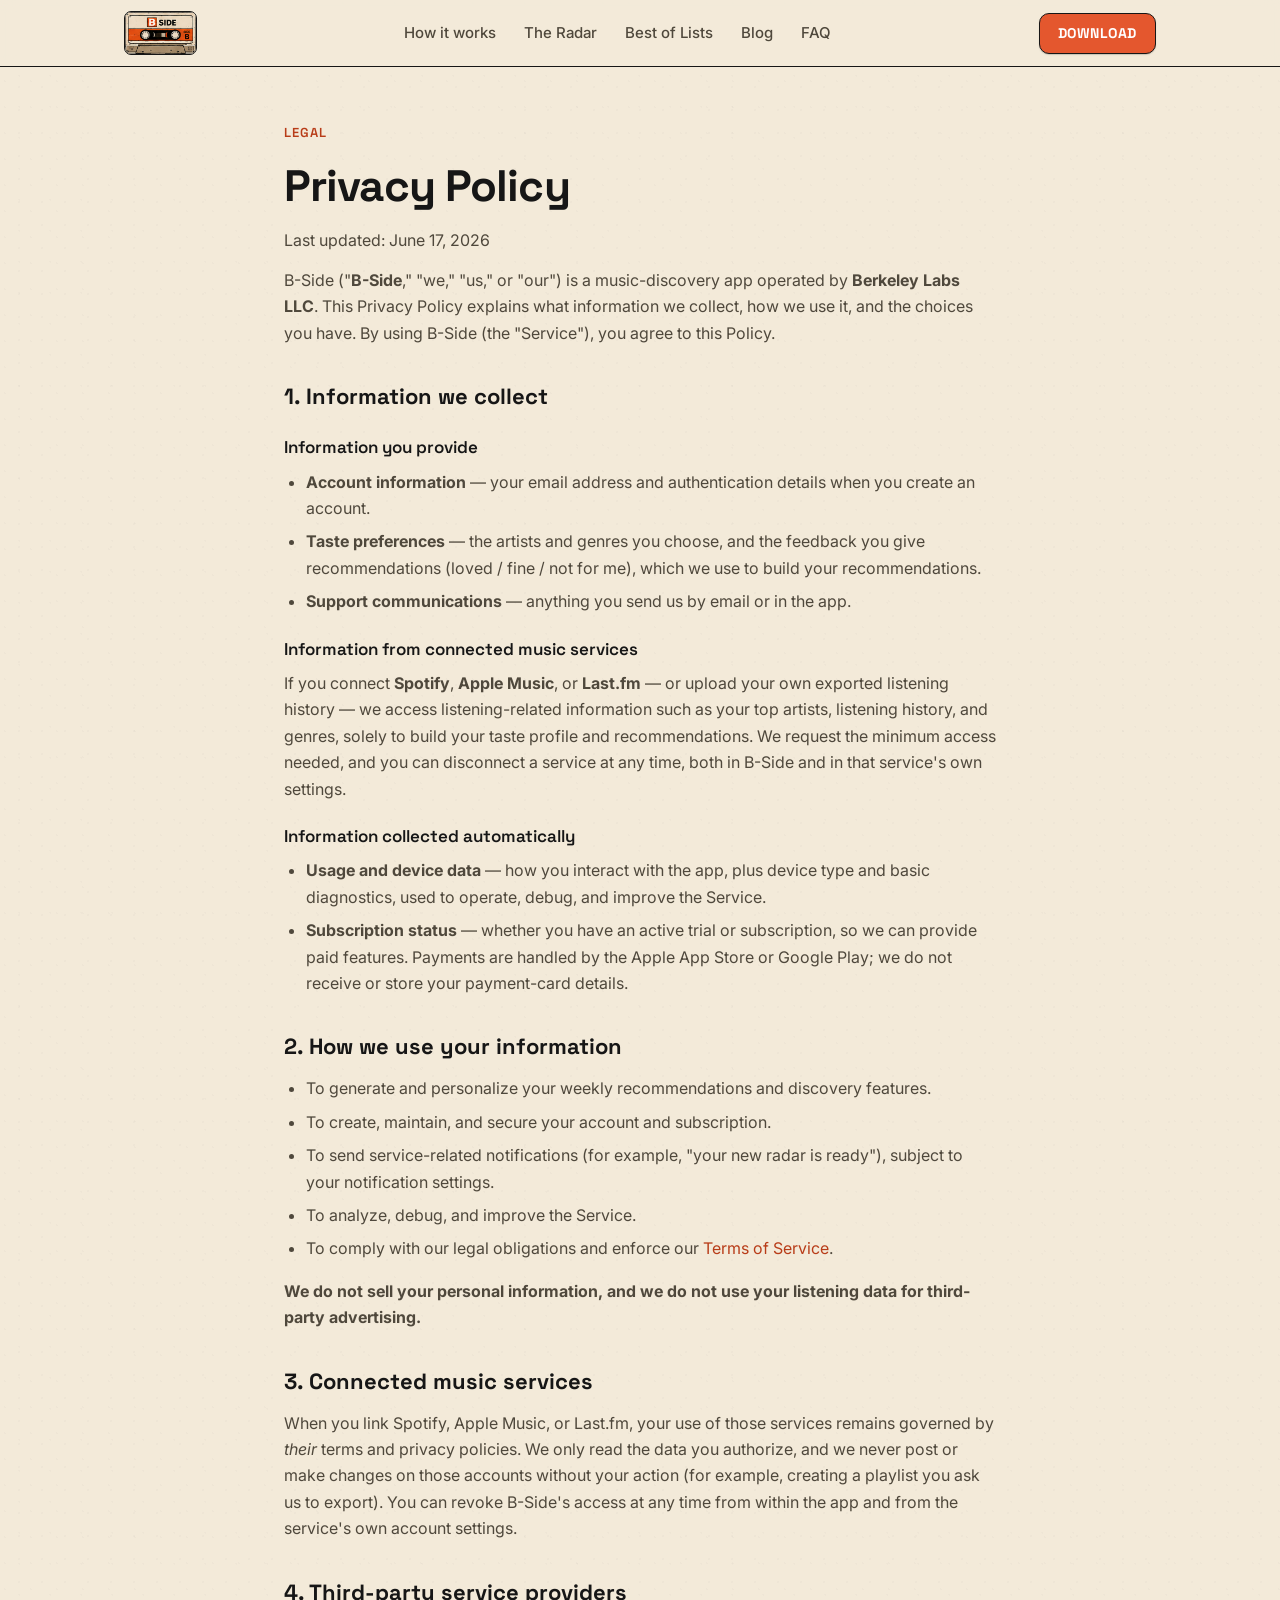
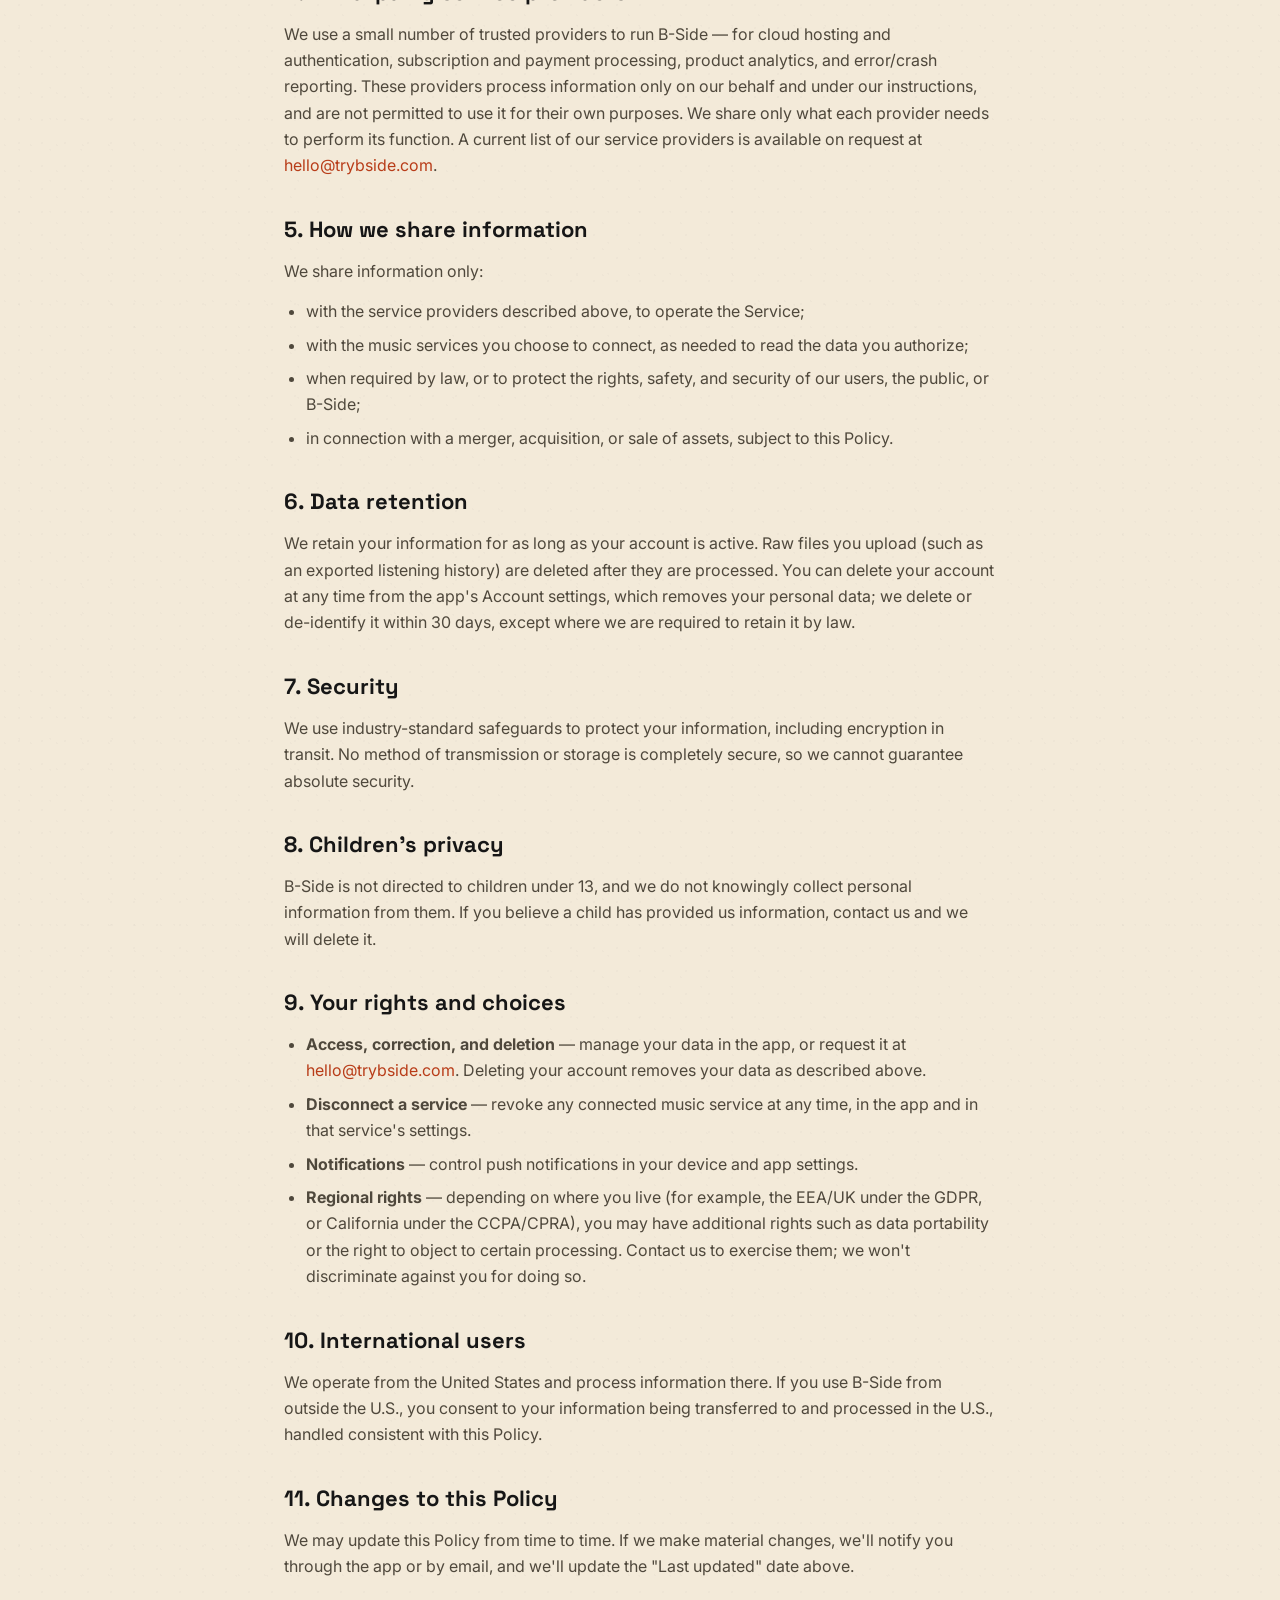
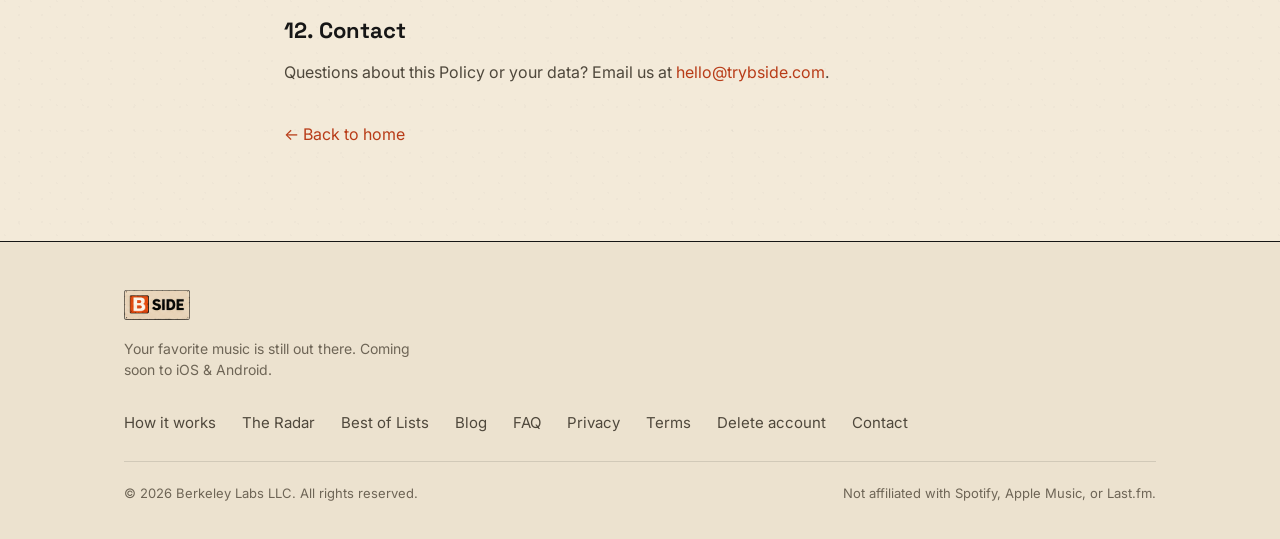
<file: privacy.html>
<!DOCTYPE html>
<html lang="en">
<head>
  <meta charset="UTF-8" />
  <meta name="viewport" content="width=device-width, initial-scale=1.0" />
  <title>Privacy Policy — B-Side</title>
  <meta name="description" content="How B-Side collects, uses, and protects your data." />
  <link rel="preconnect" href="https://fonts.googleapis.com">
  <link rel="preconnect" href="https://fonts.gstatic.com" crossorigin>
  <link href="https://fonts.googleapis.com/css2?family=Space+Grotesk:wght@400;500;600;700&family=Inter:wght@400;500;600;700&family=Patrick+Hand&display=swap" rel="stylesheet">
  <link rel="stylesheet" href="styles.css" />
  <link rel="icon" href="assets/app-icon-ios.png" />
  <link rel="apple-touch-icon" href="assets/app-icon-ios.png" />
</head>
<body>

  <header class="nav">
    <div class="container nav__inner">
      <a class="wordmark" href="index.html"><img class="logo-img logo-img--cassette" src="assets/splash-logo.png" alt="B-Side" /></a>
      <nav class="nav__links">
        <a href="index.html#how">How it works</a>
        <a href="index.html#radar">The Radar</a>
        <a href="index.html#best-of">Best of Lists</a>
        <a href="/blog/">Blog</a>
        <a href="index.html#faq">FAQ</a>
      </nav>
      <a class="btn btn--primary" href="index.html#get-the-app" style="min-height:40px;padding:9px 18px;font-size:14px;">Download</a>
    </div>
  </header>

  <main class="legal">
    <span class="eyebrow">Legal</span>
    <h1>Privacy Policy</h1>
    <p class="legal__updated">Last updated: June 17, 2026</p>

    <p>B-Side ("<strong>B-Side</strong>," "we," "us," or "our") is a music-discovery app operated by <strong>Berkeley Labs LLC</strong>. This Privacy Policy explains what information we collect, how we use it, and the choices you have. By using B-Side (the "Service"), you agree to this Policy.</p>

    <h2>1. Information we collect</h2>
    <h3>Information you provide</h3>
    <ul>
      <li><strong>Account information</strong> — your email address and authentication details when you create an account.</li>
      <li><strong>Taste preferences</strong> — the artists and genres you choose, and the feedback you give recommendations (loved / fine / not for me), which we use to build your recommendations.</li>
      <li><strong>Support communications</strong> — anything you send us by email or in the app.</li>
    </ul>

    <h3>Information from connected music services</h3>
    <p>If you connect <strong>Spotify</strong>, <strong>Apple Music</strong>, or <strong>Last.fm</strong> — or upload your own exported listening history — we access listening-related information such as your top artists, listening history, and genres, solely to build your taste profile and recommendations. We request the minimum access needed, and you can disconnect a service at any time, both in B-Side and in that service's own settings.</p>

    <h3>Information collected automatically</h3>
    <ul>
      <li><strong>Usage and device data</strong> — how you interact with the app, plus device type and basic diagnostics, used to operate, debug, and improve the Service.</li>
      <li><strong>Subscription status</strong> — whether you have an active trial or subscription, so we can provide paid features. Payments are handled by the Apple App Store or Google Play; we do not receive or store your payment-card details.</li>
    </ul>

    <h2>2. How we use your information</h2>
    <ul>
      <li>To generate and personalize your weekly recommendations and discovery features.</li>
      <li>To create, maintain, and secure your account and subscription.</li>
      <li>To send service-related notifications (for example, "your new radar is ready"), subject to your notification settings.</li>
      <li>To analyze, debug, and improve the Service.</li>
      <li>To comply with our legal obligations and enforce our <a href="terms.html">Terms of Service</a>.</li>
    </ul>
    <p><strong>We do not sell your personal information, and we do not use your listening data for third-party advertising.</strong></p>

    <h2>3. Connected music services</h2>
    <p>When you link Spotify, Apple Music, or Last.fm, your use of those services remains governed by <em>their</em> terms and privacy policies. We only read the data you authorize, and we never post or make changes on those accounts without your action (for example, creating a playlist you ask us to export). You can revoke B-Side's access at any time from within the app and from the service's own account settings.</p>

    <h2>4. Third-party service providers</h2>
    <p>We use a small number of trusted providers to run B-Side — for cloud hosting and authentication, subscription and payment processing, product analytics, and error/crash reporting. These providers process information only on our behalf and under our instructions, and are not permitted to use it for their own purposes. We share only what each provider needs to perform its function. A current list of our service providers is available on request at <a href="mailto:hello@trybside.com">hello@trybside.com</a>.</p>

    <h2>5. How we share information</h2>
    <p>We share information only:</p>
    <ul>
      <li>with the service providers described above, to operate the Service;</li>
      <li>with the music services you choose to connect, as needed to read the data you authorize;</li>
      <li>when required by law, or to protect the rights, safety, and security of our users, the public, or B-Side;</li>
      <li>in connection with a merger, acquisition, or sale of assets, subject to this Policy.</li>
    </ul>

    <h2>6. Data retention</h2>
    <p>We retain your information for as long as your account is active. Raw files you upload (such as an exported listening history) are deleted after they are processed. You can delete your account at any time from the app's Account settings, which removes your personal data; we delete or de-identify it within 30 days, except where we are required to retain it by law.</p>

    <h2>7. Security</h2>
    <p>We use industry-standard safeguards to protect your information, including encryption in transit. No method of transmission or storage is completely secure, so we cannot guarantee absolute security.</p>

    <h2>8. Children's privacy</h2>
    <p>B-Side is not directed to children under 13, and we do not knowingly collect personal information from them. If you believe a child has provided us information, contact us and we will delete it.</p>

    <h2>9. Your rights and choices</h2>
    <ul>
      <li><strong>Access, correction, and deletion</strong> — manage your data in the app, or request it at <a href="mailto:hello@trybside.com">hello@trybside.com</a>. Deleting your account removes your data as described above.</li>
      <li><strong>Disconnect a service</strong> — revoke any connected music service at any time, in the app and in that service's settings.</li>
      <li><strong>Notifications</strong> — control push notifications in your device and app settings.</li>
      <li><strong>Regional rights</strong> — depending on where you live (for example, the EEA/UK under the GDPR, or California under the CCPA/CPRA), you may have additional rights such as data portability or the right to object to certain processing. Contact us to exercise them; we won't discriminate against you for doing so.</li>
    </ul>

    <h2>10. International users</h2>
    <p>We operate from the United States and process information there. If you use B-Side from outside the U.S., you consent to your information being transferred to and processed in the U.S., handled consistent with this Policy.</p>

    <h2>11. Changes to this Policy</h2>
    <p>We may update this Policy from time to time. If we make material changes, we'll notify you through the app or by email, and we'll update the "Last updated" date above.</p>

    <h2>12. Contact</h2>
    <p>Questions about this Policy or your data? Email us at <a href="mailto:hello@trybside.com">hello@trybside.com</a>.</p>

    <p style="margin-top:36px;"><a href="index.html">← Back to home</a></p>
  </main>

  <footer class="footer">
    <div class="container">
      <div class="footer__grid">
        <div>
          <a class="wordmark" href="index.html"><img class="logo-img" src="assets/wordmark.png" alt="B-Side" /></a>
          <p class="muted" style="margin-top:12px;max-width:300px;font-size:14px;">Your favorite music is still out there. Coming soon to iOS &amp; Android.</p>
        </div>
        <div class="footer__links">
          <a href="index.html#how">How it works</a>
          <a href="index.html#radar">The Radar</a>
          <a href="index.html#best-of">Best of Lists</a>
          <a href="/blog/">Blog</a>
          <a href="index.html#faq">FAQ</a>
          <a href="privacy.html">Privacy</a>
          <a href="terms.html">Terms</a>
          <a href="delete-account.html">Delete account</a>
          <a href="mailto:hello@trybside.com">Contact</a>
        </div>
      </div>
      <div class="footer__meta">
        <span>© 2026 Berkeley Labs LLC. All rights reserved.</span>
        <span>Not affiliated with Spotify, Apple Music, or Last.fm.</span>
      </div>
    </div>
  </footer>

</body>
</html>
</file>
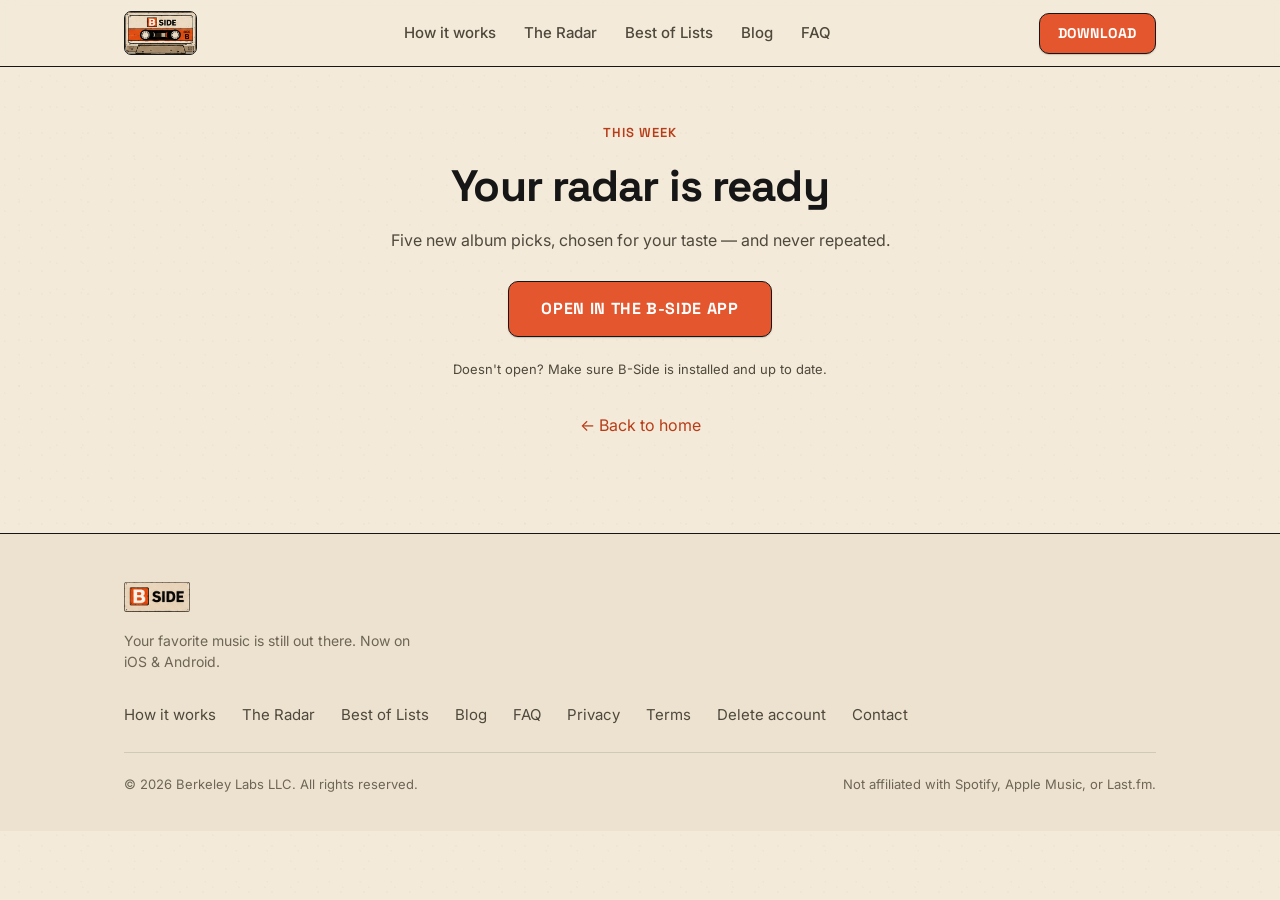
<file: radar.html>
<!DOCTYPE html>
<html lang="en">
<head>
  <meta charset="UTF-8" />
  <meta name="viewport" content="width=device-width, initial-scale=1.0" />
  <title>Your radar — B-Side</title>
  <meta name="description" content="Open the B-Side app to see this week's new album picks." />
  <meta name="robots" content="noindex" />
  <link rel="preconnect" href="https://fonts.googleapis.com">
  <link rel="preconnect" href="https://fonts.gstatic.com" crossorigin>
  <link href="https://fonts.googleapis.com/css2?family=Space+Grotesk:wght@400;500;600;700&family=Inter:wght@400;500;600;700&family=Patrick+Hand&display=swap" rel="stylesheet">
  <link rel="stylesheet" href="styles.css" />
  <link rel="icon" href="assets/app-icon-ios.png" />
  <link rel="apple-touch-icon" href="assets/app-icon-ios.png" />
</head>
<body>

  <header class="nav">
    <div class="container nav__inner">
      <a class="wordmark" href="index.html"><img class="logo-img logo-img--cassette" src="assets/splash-logo.png" alt="B-Side" /></a>
      <nav class="nav__links">
        <a href="index.html#how">How it works</a>
        <a href="index.html#radar">The Radar</a>
        <a href="index.html#best-of">Best of Lists</a>
        <a href="/blog/">Blog</a>
        <a href="index.html#faq">FAQ</a>
      </nav>
      <a class="btn btn--primary" href="index.html#get-the-app" style="min-height:40px;padding:9px 18px;font-size:14px;">Download</a>
    </div>
  </header>

  <main class="legal" style="text-align:center;">
    <span class="eyebrow">This week</span>
    <h1>Your radar is ready</h1>
    <p style="max-width:520px;margin:0 auto;">Five new album picks, chosen for your taste — and never repeated.</p>

    <!-- Primary CTA: open the installed app straight to the Radar tab via the bside://
         URL scheme. Custom schemes launch the app even from email in-app browsers, where
         https universal links don't — and where Brevo's link-tracking wrapper strips the
         universal-link handoff entirely. This landing page is the reliable bridge. -->
    <div style="margin-top:28px;">
      <a class="btn btn--primary" href="bside://radar" style="min-height:52px;padding:15px 32px;font-size:16px;">Open in the B-Side app</a>
    </div>

    <p class="muted" style="margin-top:22px;font-size:13px;">Doesn't open? Make sure B-Side is installed and up to date.</p>

    <p style="margin-top:32px;"><a href="index.html">← Back to home</a></p>
  </main>

  <footer class="footer">
    <div class="container">
      <div class="footer__grid">
        <div>
          <a class="wordmark" href="index.html"><img class="logo-img" src="assets/wordmark.png" alt="B-Side" /></a>
          <p class="muted" style="margin-top:12px;max-width:300px;font-size:14px;">Your favorite music is still out there. Now on iOS &amp; Android.</p>
        </div>
        <div class="footer__links">
          <a href="index.html#how">How it works</a>
          <a href="index.html#radar">The Radar</a>
          <a href="index.html#best-of">Best of Lists</a>
          <a href="/blog/">Blog</a>
          <a href="index.html#faq">FAQ</a>
          <a href="privacy.html">Privacy</a>
          <a href="terms.html">Terms</a>
          <a href="delete-account.html">Delete account</a>
          <a href="mailto:hello@trybside.com">Contact</a>
        </div>
      </div>
      <div class="footer__meta">
        <span>© 2026 Berkeley Labs LLC. All rights reserved.</span>
        <span>Not affiliated with Spotify, Apple Music, or Last.fm.</span>
      </div>
    </div>
  </footer>

</body>
</html>
</file>
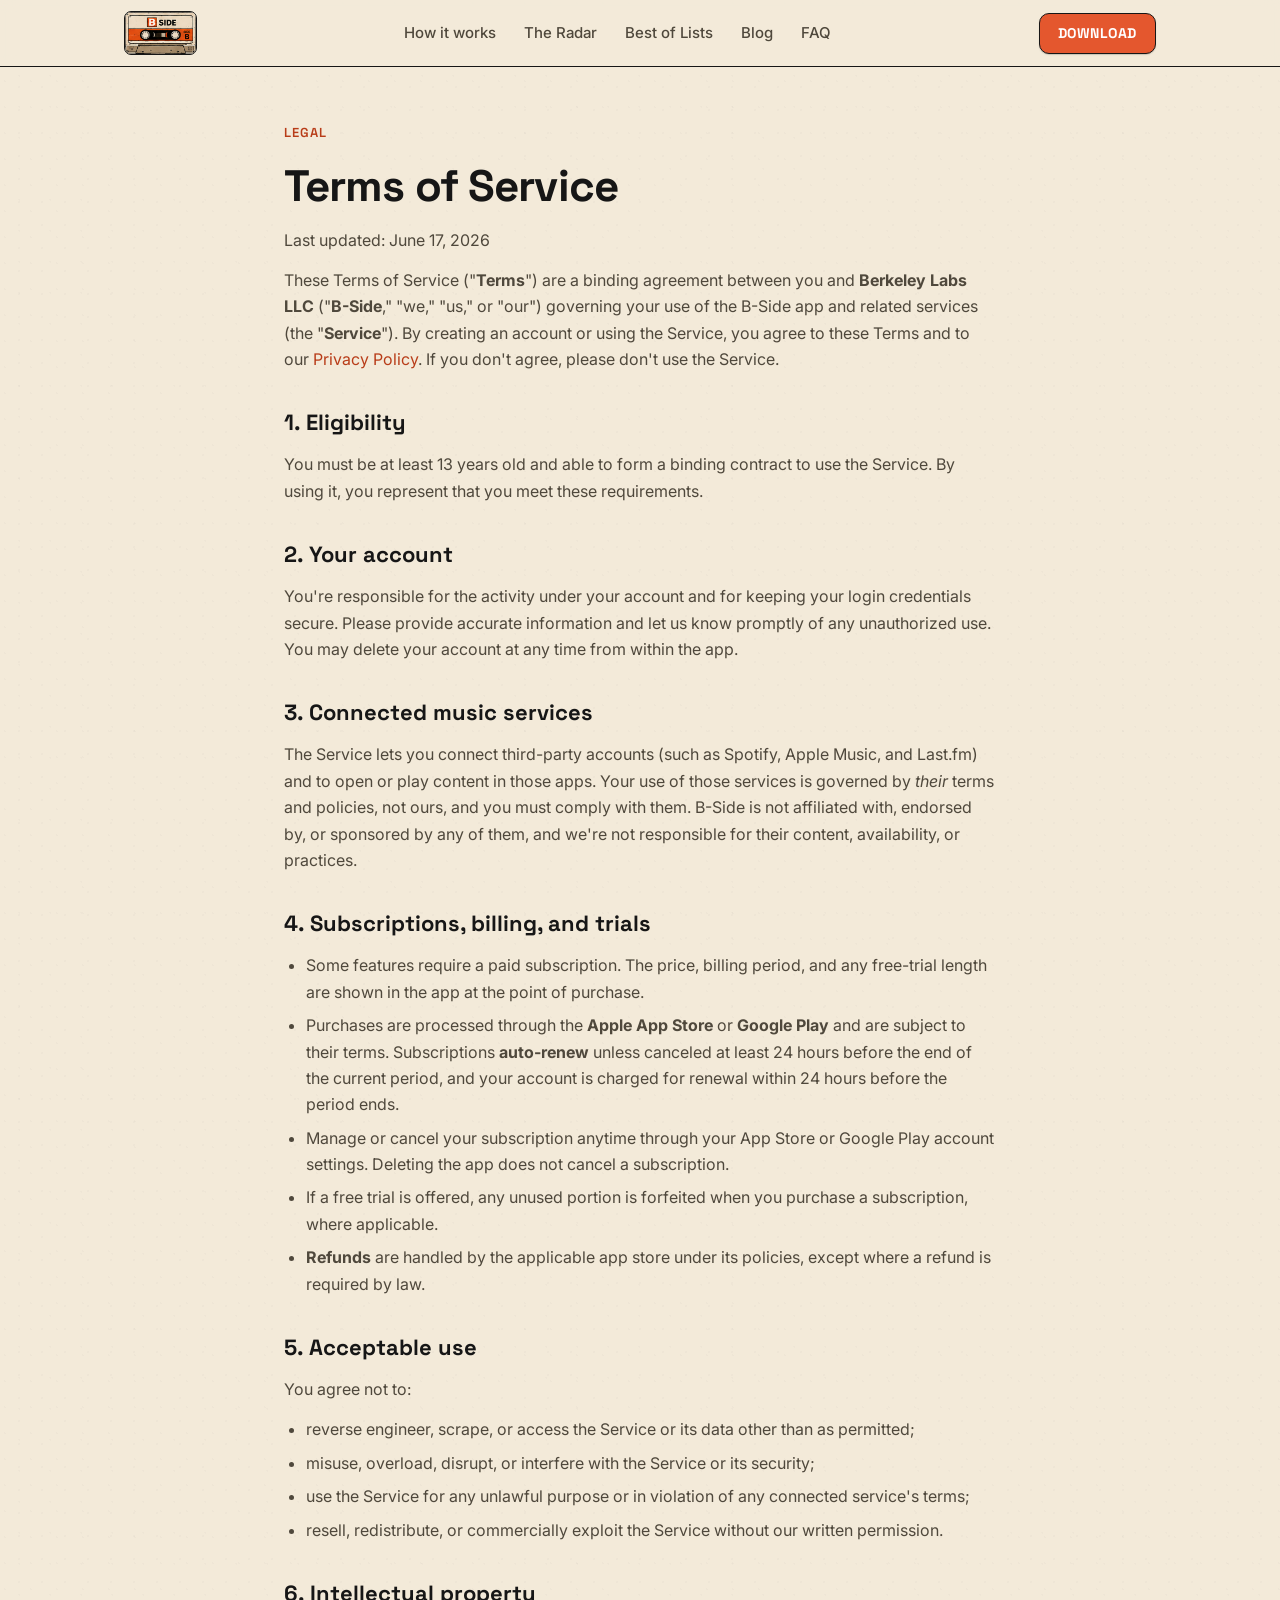
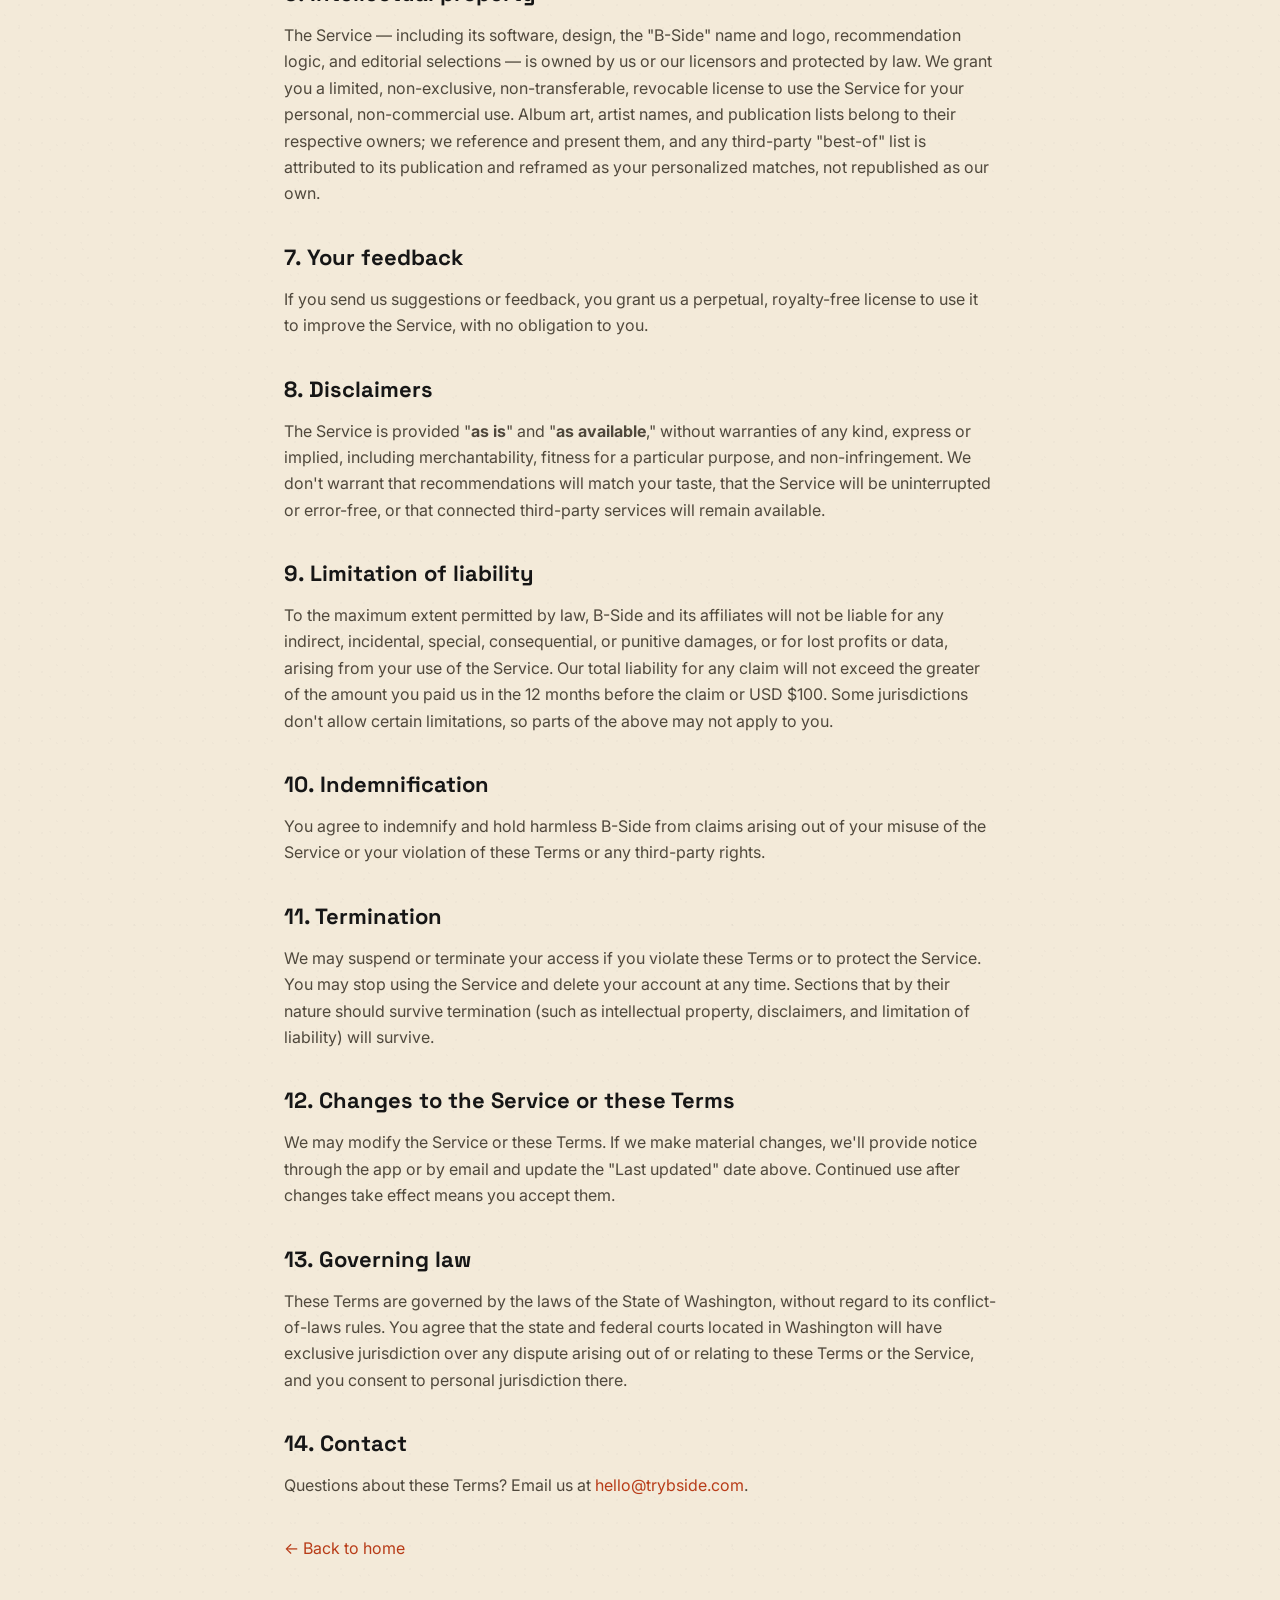
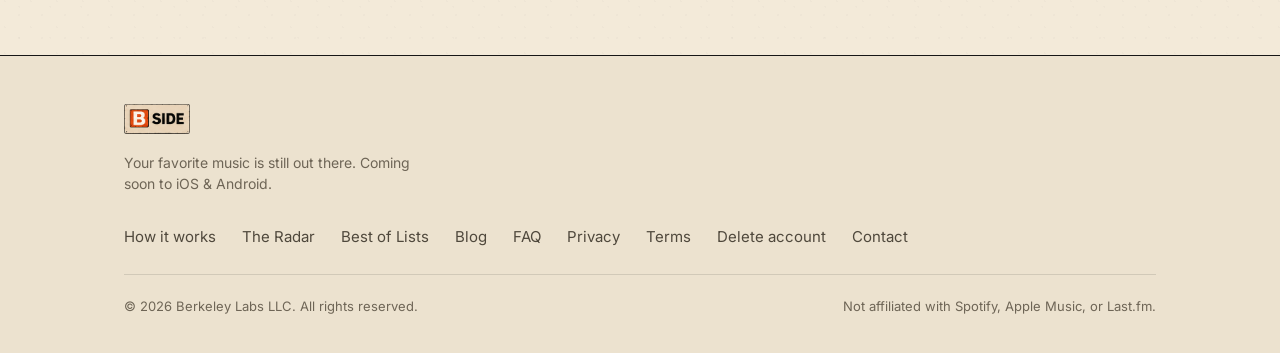
<file: terms.html>
<!DOCTYPE html>
<html lang="en">
<head>
  <meta charset="UTF-8" />
  <meta name="viewport" content="width=device-width, initial-scale=1.0" />
  <title>Terms of Service — B-Side</title>
  <meta name="description" content="The terms that govern your use of B-Side." />
  <link rel="preconnect" href="https://fonts.googleapis.com">
  <link rel="preconnect" href="https://fonts.gstatic.com" crossorigin>
  <link href="https://fonts.googleapis.com/css2?family=Space+Grotesk:wght@400;500;600;700&family=Inter:wght@400;500;600;700&family=Patrick+Hand&display=swap" rel="stylesheet">
  <link rel="stylesheet" href="styles.css" />
  <link rel="icon" href="assets/app-icon-ios.png" />
  <link rel="apple-touch-icon" href="assets/app-icon-ios.png" />
</head>
<body>

  <header class="nav">
    <div class="container nav__inner">
      <a class="wordmark" href="index.html"><img class="logo-img logo-img--cassette" src="assets/splash-logo.png" alt="B-Side" /></a>
      <nav class="nav__links">
        <a href="index.html#how">How it works</a>
        <a href="index.html#radar">The Radar</a>
        <a href="index.html#best-of">Best of Lists</a>
        <a href="/blog/">Blog</a>
        <a href="index.html#faq">FAQ</a>
      </nav>
      <a class="btn btn--primary" href="index.html#get-the-app" style="min-height:40px;padding:9px 18px;font-size:14px;">Download</a>
    </div>
  </header>

  <main class="legal">
    <span class="eyebrow">Legal</span>
    <h1>Terms of Service</h1>
    <p class="legal__updated">Last updated: June 17, 2026</p>

    <p>These Terms of Service ("<strong>Terms</strong>") are a binding agreement between you and <strong>Berkeley Labs LLC</strong> ("<strong>B-Side</strong>," "we," "us," or "our") governing your use of the B-Side app and related services (the "<strong>Service</strong>"). By creating an account or using the Service, you agree to these Terms and to our <a href="privacy.html">Privacy Policy</a>. If you don't agree, please don't use the Service.</p>

    <h2>1. Eligibility</h2>
    <p>You must be at least 13 years old and able to form a binding contract to use the Service. By using it, you represent that you meet these requirements.</p>

    <h2>2. Your account</h2>
    <p>You're responsible for the activity under your account and for keeping your login credentials secure. Please provide accurate information and let us know promptly of any unauthorized use. You may delete your account at any time from within the app.</p>

    <h2>3. Connected music services</h2>
    <p>The Service lets you connect third-party accounts (such as Spotify, Apple Music, and Last.fm) and to open or play content in those apps. Your use of those services is governed by <em>their</em> terms and policies, not ours, and you must comply with them. B-Side is not affiliated with, endorsed by, or sponsored by any of them, and we're not responsible for their content, availability, or practices.</p>

    <h2>4. Subscriptions, billing, and trials</h2>
    <ul>
      <li>Some features require a paid subscription. The price, billing period, and any free-trial length are shown in the app at the point of purchase.</li>
      <li>Purchases are processed through the <strong>Apple App Store</strong> or <strong>Google Play</strong> and are subject to their terms. Subscriptions <strong>auto-renew</strong> unless canceled at least 24 hours before the end of the current period, and your account is charged for renewal within 24 hours before the period ends.</li>
      <li>Manage or cancel your subscription anytime through your App Store or Google Play account settings. Deleting the app does not cancel a subscription.</li>
      <li>If a free trial is offered, any unused portion is forfeited when you purchase a subscription, where applicable.</li>
      <li><strong>Refunds</strong> are handled by the applicable app store under its policies, except where a refund is required by law.</li>
    </ul>

    <h2>5. Acceptable use</h2>
    <p>You agree not to:</p>
    <ul>
      <li>reverse engineer, scrape, or access the Service or its data other than as permitted;</li>
      <li>misuse, overload, disrupt, or interfere with the Service or its security;</li>
      <li>use the Service for any unlawful purpose or in violation of any connected service's terms;</li>
      <li>resell, redistribute, or commercially exploit the Service without our written permission.</li>
    </ul>

    <h2>6. Intellectual property</h2>
    <p>The Service — including its software, design, the "B-Side" name and logo, recommendation logic, and editorial selections — is owned by us or our licensors and protected by law. We grant you a limited, non-exclusive, non-transferable, revocable license to use the Service for your personal, non-commercial use. Album art, artist names, and publication lists belong to their respective owners; we reference and present them, and any third-party "best-of" list is attributed to its publication and reframed as your personalized matches, not republished as our own.</p>

    <h2>7. Your feedback</h2>
    <p>If you send us suggestions or feedback, you grant us a perpetual, royalty-free license to use it to improve the Service, with no obligation to you.</p>

    <h2>8. Disclaimers</h2>
    <p>The Service is provided "<strong>as is</strong>" and "<strong>as available</strong>," without warranties of any kind, express or implied, including merchantability, fitness for a particular purpose, and non-infringement. We don't warrant that recommendations will match your taste, that the Service will be uninterrupted or error-free, or that connected third-party services will remain available.</p>

    <h2>9. Limitation of liability</h2>
    <p>To the maximum extent permitted by law, B-Side and its affiliates will not be liable for any indirect, incidental, special, consequential, or punitive damages, or for lost profits or data, arising from your use of the Service. Our total liability for any claim will not exceed the greater of the amount you paid us in the 12 months before the claim or USD $100. Some jurisdictions don't allow certain limitations, so parts of the above may not apply to you.</p>

    <h2>10. Indemnification</h2>
    <p>You agree to indemnify and hold harmless B-Side from claims arising out of your misuse of the Service or your violation of these Terms or any third-party rights.</p>

    <h2>11. Termination</h2>
    <p>We may suspend or terminate your access if you violate these Terms or to protect the Service. You may stop using the Service and delete your account at any time. Sections that by their nature should survive termination (such as intellectual property, disclaimers, and limitation of liability) will survive.</p>

    <h2>12. Changes to the Service or these Terms</h2>
    <p>We may modify the Service or these Terms. If we make material changes, we'll provide notice through the app or by email and update the "Last updated" date above. Continued use after changes take effect means you accept them.</p>

    <h2>13. Governing law</h2>
    <p>These Terms are governed by the laws of the State of Washington, without regard to its conflict-of-laws rules. You agree that the state and federal courts located in Washington will have exclusive jurisdiction over any dispute arising out of or relating to these Terms or the Service, and you consent to personal jurisdiction there.</p>

    <h2>14. Contact</h2>
    <p>Questions about these Terms? Email us at <a href="mailto:hello@trybside.com">hello@trybside.com</a>.</p>

    <p style="margin-top:36px;"><a href="index.html">← Back to home</a></p>
  </main>

  <footer class="footer">
    <div class="container">
      <div class="footer__grid">
        <div>
          <a class="wordmark" href="index.html"><img class="logo-img" src="assets/wordmark.png" alt="B-Side" /></a>
          <p class="muted" style="margin-top:12px;max-width:300px;font-size:14px;">Your favorite music is still out there. Coming soon to iOS &amp; Android.</p>
        </div>
        <div class="footer__links">
          <a href="index.html#how">How it works</a>
          <a href="index.html#radar">The Radar</a>
          <a href="index.html#best-of">Best of Lists</a>
          <a href="/blog/">Blog</a>
          <a href="index.html#faq">FAQ</a>
          <a href="privacy.html">Privacy</a>
          <a href="terms.html">Terms</a>
          <a href="delete-account.html">Delete account</a>
          <a href="mailto:hello@trybside.com">Contact</a>
        </div>
      </div>
      <div class="footer__meta">
        <span>© 2026 Berkeley Labs LLC. All rights reserved.</span>
        <span>Not affiliated with Spotify, Apple Music, or Last.fm.</span>
      </div>
    </div>
  </footer>

</body>
</html>
</file>
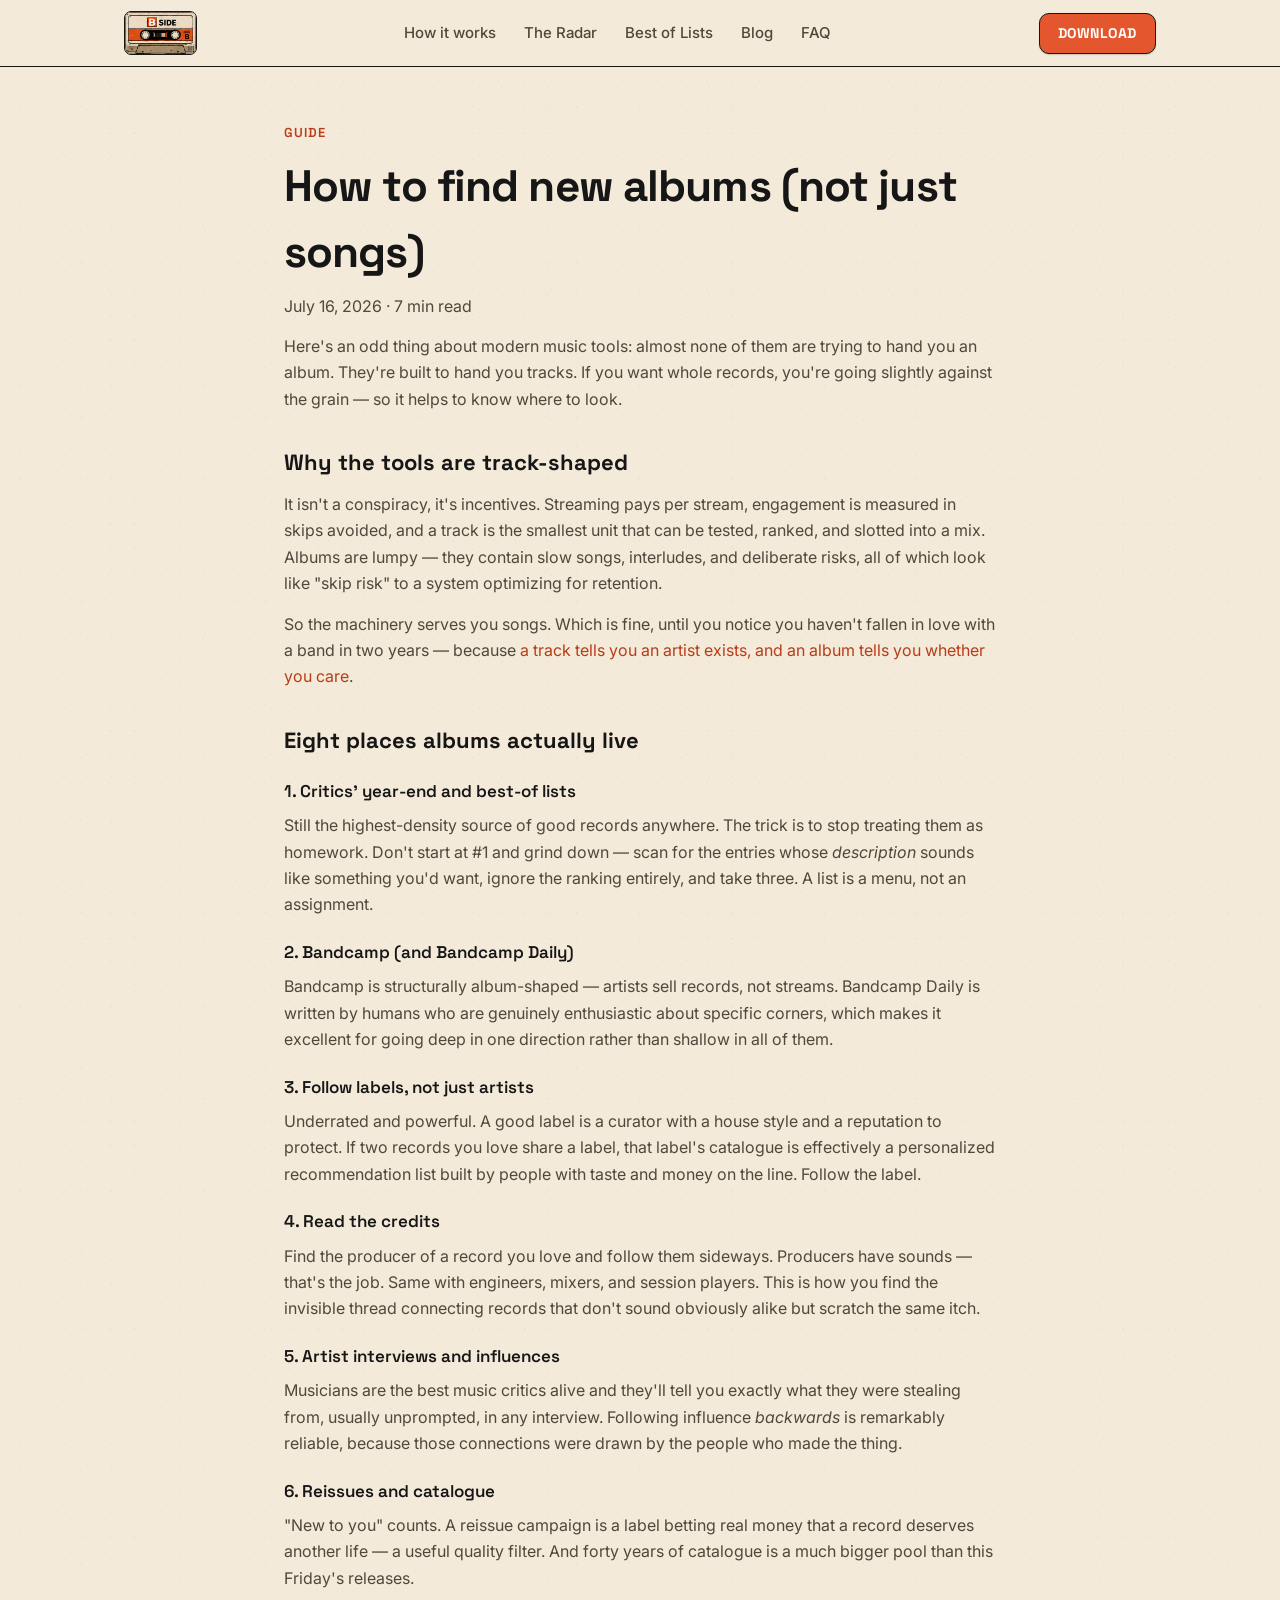
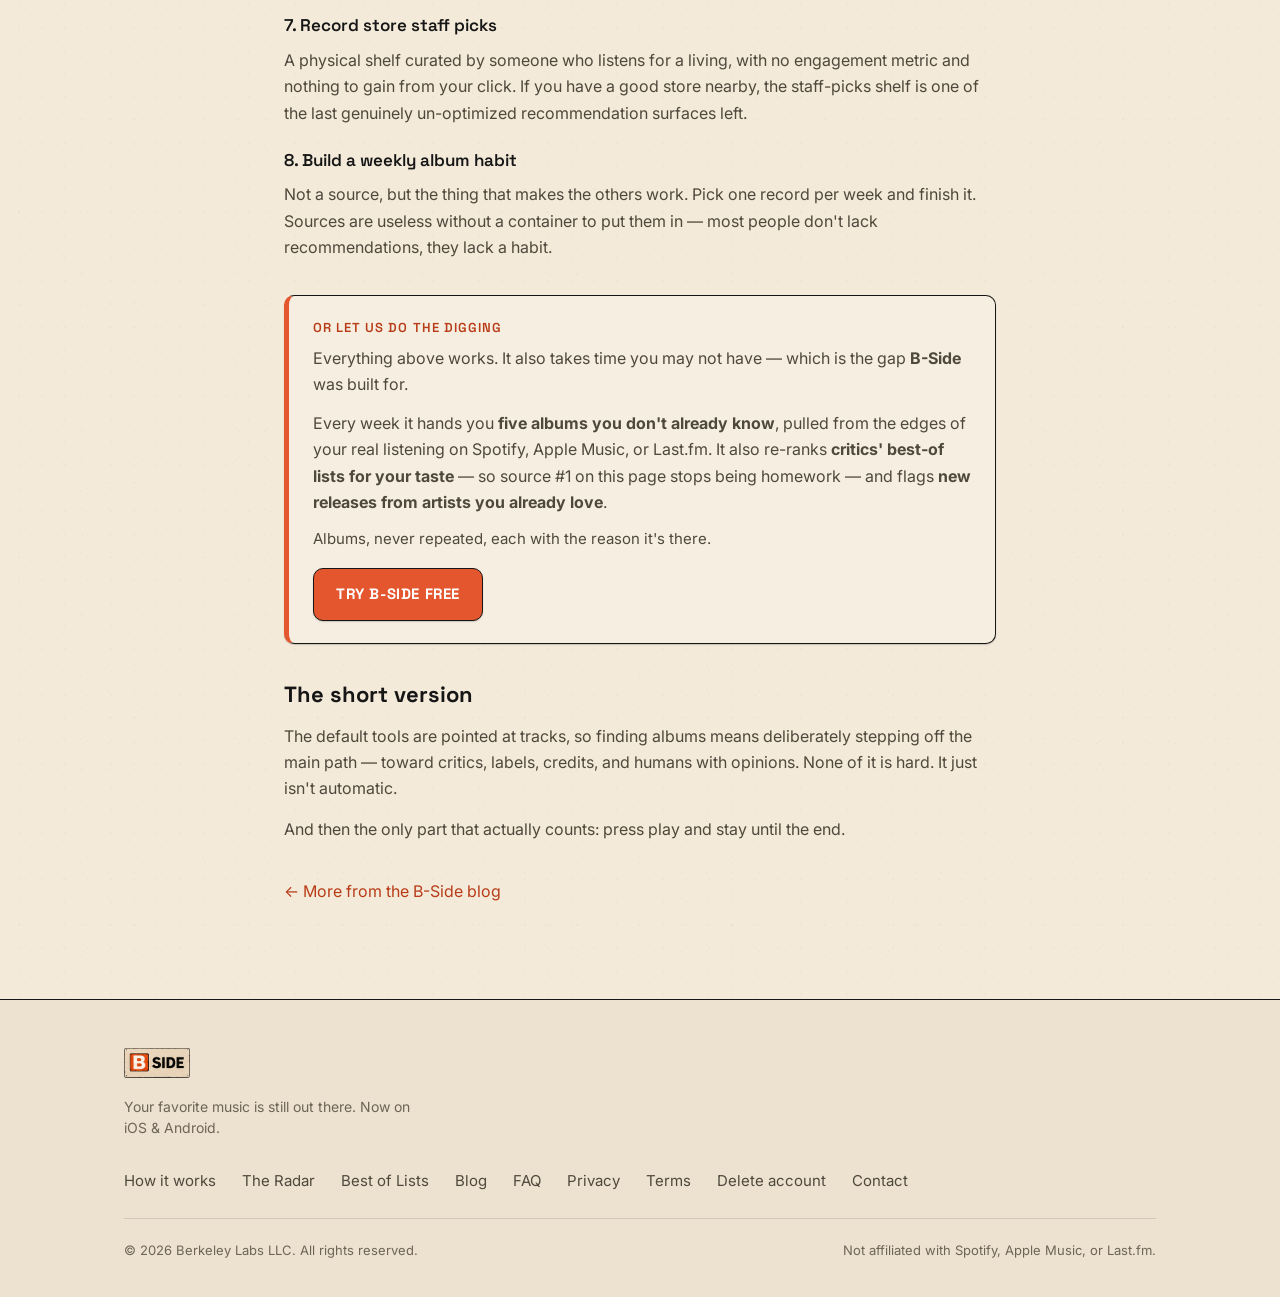
<file: blog/how-to-find-new-albums.html>
<!DOCTYPE html>
<html lang="en">
<head>
  <meta charset="UTF-8" />
  <meta name="viewport" content="width=device-width, initial-scale=1.0" />

  <title>How to Find New Albums (Not Just Songs) — 8 Reliable Sources</title>
  <meta name="description" content="Almost every discovery tool deals in tracks. If you want whole records worth your time, you have to look somewhere else. Eight sources that actually surface albums — critics' lists, Bandcamp, labels, credits, and more." />
  <link rel="canonical" href="https://trybside.com/blog/how-to-find-new-albums" />
  <meta name="theme-color" content="#F3EAD9" />
  <link rel="icon" href="/assets/app-icon-ios.png" />
  <link rel="apple-touch-icon" href="/assets/app-icon-ios.png" />

  <meta property="og:type" content="article" />
  <meta property="og:site_name" content="B-Side" />
  <meta property="og:title" content="How to Find New Albums (Not Just Songs)" />
  <meta property="og:description" content="Eight sources that actually surface whole records — critics' lists, Bandcamp, labels, credits, and more." />
  <meta property="og:url" content="https://trybside.com/blog/how-to-find-new-albums" />
  <meta property="article:published_time" content="2026-07-16" />
  <meta name="twitter:card" content="summary_large_image" />

  <link rel="preconnect" href="https://fonts.googleapis.com">
  <link rel="preconnect" href="https://fonts.gstatic.com" crossorigin>
  <link href="https://fonts.googleapis.com/css2?family=Space+Grotesk:wght@400;500;600;700&family=Inter:wght@400;500;600;700&family=Patrick+Hand&display=swap" rel="stylesheet">
  <link rel="stylesheet" href="/styles.css" />

  <script type="application/ld+json">
  {
    "@context": "https://schema.org",
    "@type": "Article",
    "headline": "How to Find New Albums (Not Just Songs)",
    "description": "Eight reliable sources for discovering whole albums rather than individual tracks.",
    "datePublished": "2026-07-16",
    "author": { "@type": "Organization", "name": "B-Side" },
    "publisher": { "@type": "Organization", "name": "B-Side", "logo": { "@type": "ImageObject", "url": "https://trybside.com/assets/wordmark.png" } },
    "mainEntityOfPage": "https://trybside.com/blog/how-to-find-new-albums"
  }
  </script>
</head>
<body>

  <header class="nav">
    <div class="container nav__inner">
      <a class="wordmark" href="/"><img class="logo-img logo-img--cassette" src="/assets/splash-logo.png" alt="B-Side" /></a>
      <nav class="nav__links">
        <a href="/#how">How it works</a>
        <a href="/#radar">The Radar</a>
        <a href="/#best-of">Best of Lists</a>
        <a href="/blog/">Blog</a>
        <a href="/#faq">FAQ</a>
      </nav>
      <a class="btn btn--primary" href="/#get-the-app" style="min-height:40px;padding:9px 18px;font-size:14px;">Download</a>
    </div>
  </header>

  <main class="legal">
    <span class="eyebrow">Guide</span>
    <h1>How to find new albums (not just songs)</h1>
    <p class="legal__updated">July 16, 2026 · 7 min read</p>

    <p class="lead">Here's an odd thing about modern music tools: almost none of them are trying to hand you an album. They're built to hand you tracks. If you want whole records, you're going slightly against the grain — so it helps to know where to look.</p>

    <h2>Why the tools are track-shaped</h2>

    <p>It isn't a conspiracy, it's incentives. Streaming pays per stream, engagement is measured in skips avoided, and a track is the smallest unit that can be tested, ranked, and slotted into a mix. Albums are lumpy — they contain slow songs, interludes, and deliberate risks, all of which look like "skip risk" to a system optimizing for retention.</p>

    <p>So the machinery serves you songs. Which is fine, until you notice you haven't fallen in love with a band in two years — because <a href="/blog/why-the-album-still-beats-the-playlist">a track tells you an artist exists, and an album tells you whether you care</a>.</p>

    <h2>Eight places albums actually live</h2>

    <h3>1. Critics' year-end and best-of lists</h3>
    <p>Still the highest-density source of good records anywhere. The trick is to stop treating them as homework. Don't start at #1 and grind down — scan for the entries whose <em>description</em> sounds like something you'd want, ignore the ranking entirely, and take three. A list is a menu, not an assignment.</p>

    <h3>2. Bandcamp (and Bandcamp Daily)</h3>
    <p>Bandcamp is structurally album-shaped — artists sell records, not streams. Bandcamp Daily is written by humans who are genuinely enthusiastic about specific corners, which makes it excellent for going deep in one direction rather than shallow in all of them.</p>

    <h3>3. Follow labels, not just artists</h3>
    <p>Underrated and powerful. A good label is a curator with a house style and a reputation to protect. If two records you love share a label, that label's catalogue is effectively a personalized recommendation list built by people with taste and money on the line. Follow the label.</p>

    <h3>4. Read the credits</h3>
    <p>Find the producer of a record you love and follow them sideways. Producers have sounds — that's the job. Same with engineers, mixers, and session players. This is how you find the invisible thread connecting records that don't sound obviously alike but scratch the same itch.</p>

    <h3>5. Artist interviews and influences</h3>
    <p>Musicians are the best music critics alive and they'll tell you exactly what they were stealing from, usually unprompted, in any interview. Following influence <em>backwards</em> is remarkably reliable, because those connections were drawn by the people who made the thing.</p>

    <h3>6. Reissues and catalogue</h3>
    <p>"New to you" counts. A reissue campaign is a label betting real money that a record deserves another life — a useful quality filter. And forty years of catalogue is a much bigger pool than this Friday's releases.</p>

    <h3>7. Record store staff picks</h3>
    <p>A physical shelf curated by someone who listens for a living, with no engagement metric and nothing to gain from your click. If you have a good store nearby, the staff-picks shelf is one of the last genuinely un-optimized recommendation surfaces left.</p>

    <h3>8. Build a weekly album habit</h3>
    <p>Not a source, but the thing that makes the others work. Pick one record per week and finish it. Sources are useless without a container to put them in — most people don't lack recommendations, they lack a habit.</p>

    <div style="border:1.5px solid var(--border);border-left:5px solid var(--bs-orange);border-radius:var(--r-md);padding:22px 24px;background:#F6EFE1;margin:34px 0;box-shadow:var(--shadow-sm);">
      <span class="eyebrow" style="display:block;margin-bottom:8px;">Or let us do the digging</span>
      <p style="margin:0 0 12px;">Everything above works. It also takes time you may not have — which is the gap <strong>B-Side</strong> was built for.</p>
      <p style="margin:0 0 12px;">Every week it hands you <strong>five albums you don't already know</strong>, pulled from the edges of your real listening on Spotify, Apple Music, or Last.fm. It also re-ranks <strong>critics' best-of lists for your taste</strong> — so source #1 on this page stops being homework — and flags <strong>new releases from artists you already love</strong>.</p>
      <p style="margin:0 0 16px;font-size:15px;" class="muted">Albums, never repeated, each with the reason it's there.</p>
      <a class="btn btn--primary" href="/#get-the-app">Try B-Side free</a>
    </div>

    <h2>The short version</h2>

    <p>The default tools are pointed at tracks, so finding albums means deliberately stepping off the main path — toward critics, labels, credits, and humans with opinions. None of it is hard. It just isn't automatic.</p>

    <p>And then the only part that actually counts: press play and stay until the end.</p>

    <p style="margin-top:36px;"><a href="/blog/">← More from the B-Side blog</a></p>
  </main>

  <footer class="footer">
    <div class="container">
      <div class="footer__grid">
        <div>
          <a class="wordmark" href="/"><img class="logo-img" src="/assets/wordmark.png" alt="B-Side" /></a>
          <p class="muted" style="margin-top:12px;max-width:300px;font-size:14px;">Your favorite music is still out there. Now on iOS &amp; Android.</p>
        </div>
        <div class="footer__links">
          <a href="/#how">How it works</a>
          <a href="/#radar">The Radar</a>
          <a href="/#best-of">Best of Lists</a>
          <a href="/blog/">Blog</a>
          <a href="/#faq">FAQ</a>
          <a href="/privacy.html">Privacy</a>
          <a href="/terms.html">Terms</a>
          <a href="/delete-account.html">Delete account</a>
          <a href="mailto:hello@trybside.com">Contact</a>
        </div>
      </div>
      <div class="footer__meta">
        <span>© 2026 Berkeley Labs LLC. All rights reserved.</span>
        <span>Not affiliated with Spotify, Apple Music, or Last.fm.</span>
      </div>
    </div>
  </footer>

</body>
</html>
</file>
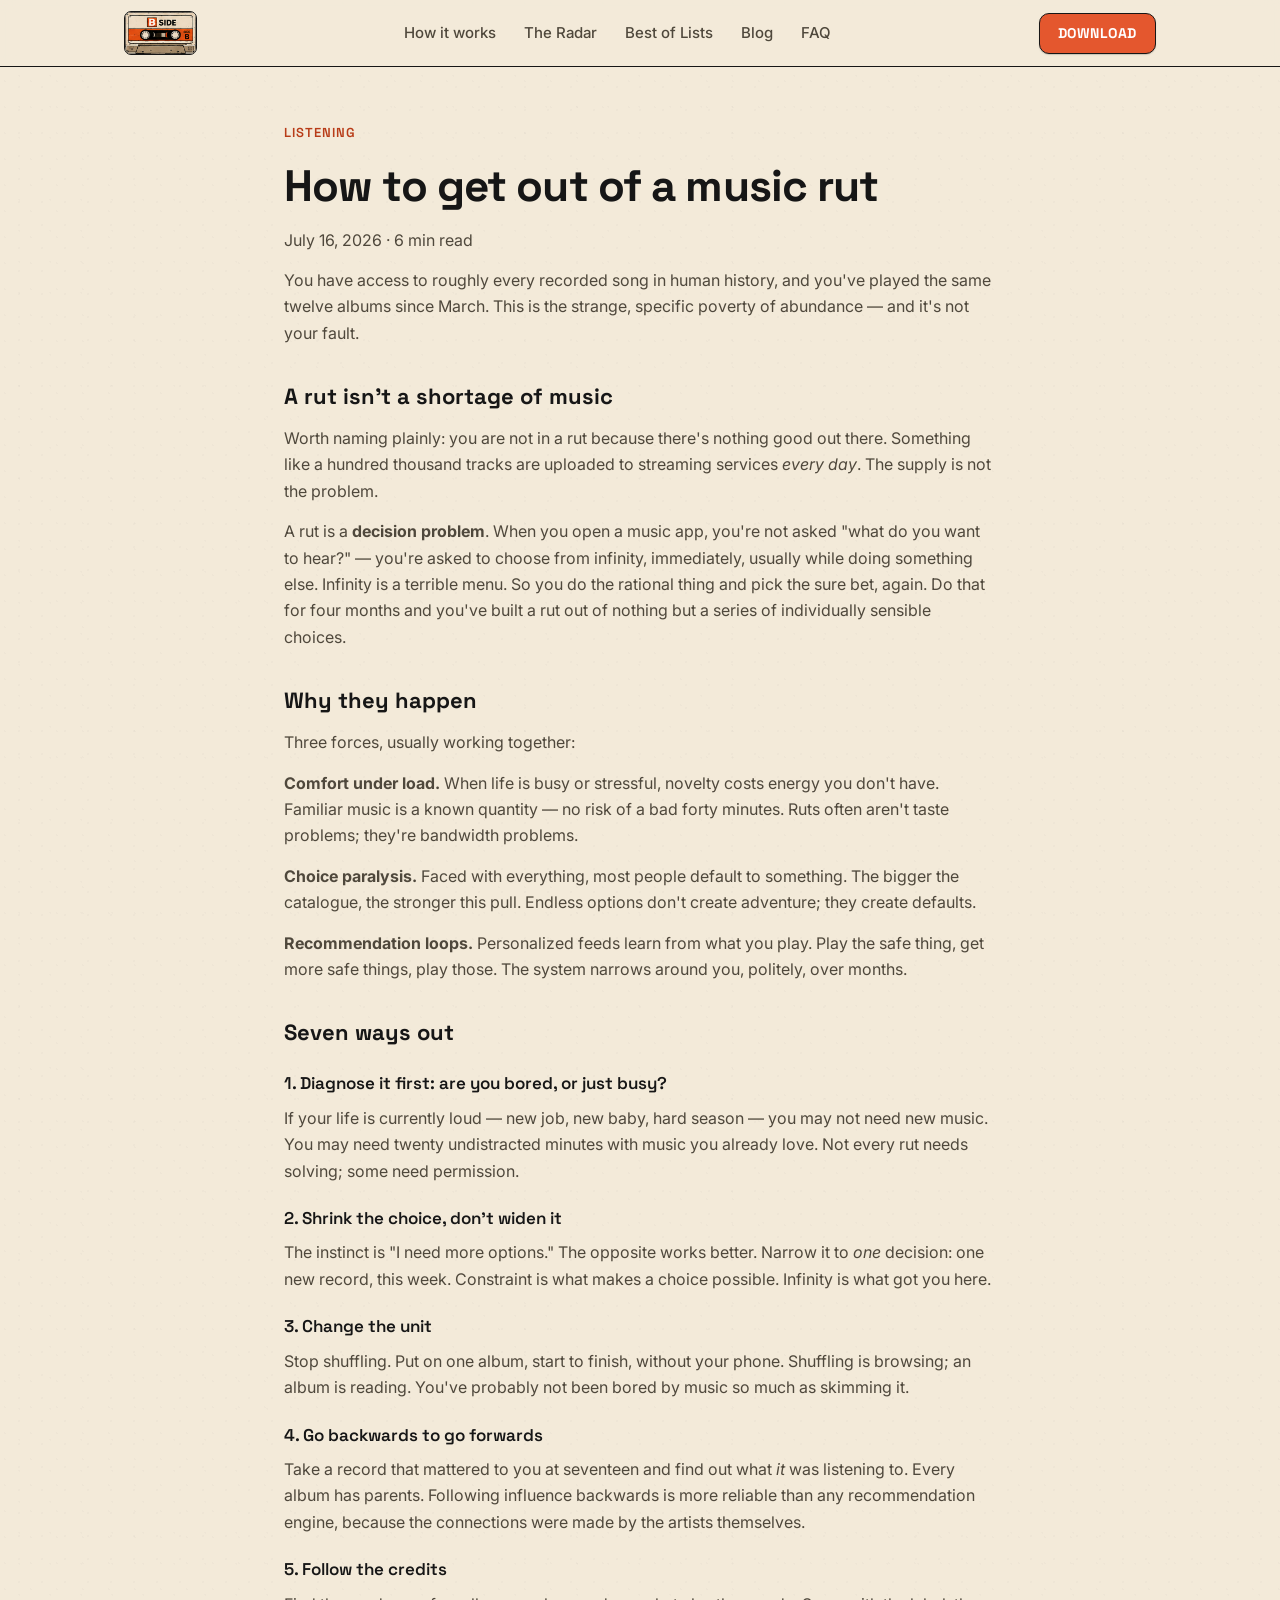
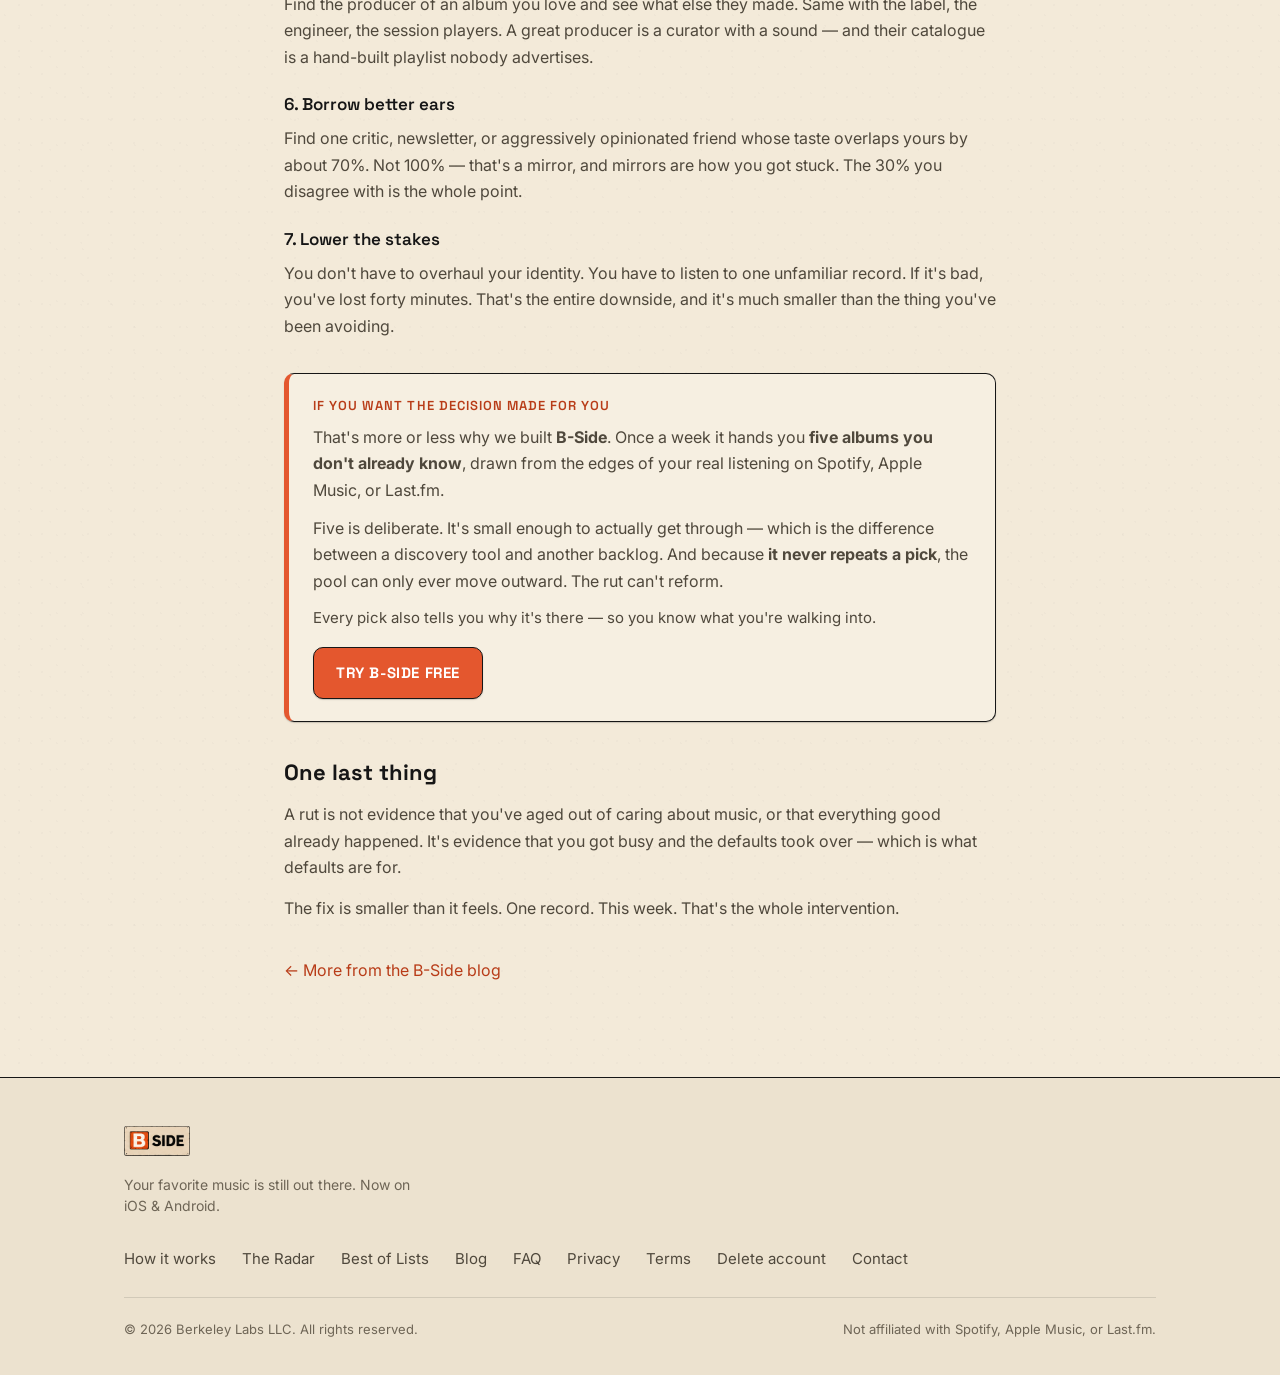
<file: blog/how-to-get-out-of-a-music-rut.html>
<!DOCTYPE html>
<html lang="en">
<head>
  <meta charset="UTF-8" />
  <meta name="viewport" content="width=device-width, initial-scale=1.0" />

  <title>How to Get Out of a Music Rut (7 Things That Actually Work)</title>
  <meta name="description" content="Stuck replaying the same twelve albums? A music rut isn't a lack of music — it's a decision problem. Here's why ruts happen and seven practical ways out." />
  <link rel="canonical" href="https://trybside.com/blog/how-to-get-out-of-a-music-rut" />
  <meta name="theme-color" content="#F3EAD9" />
  <link rel="icon" href="/assets/app-icon-ios.png" />
  <link rel="apple-touch-icon" href="/assets/app-icon-ios.png" />

  <meta property="og:type" content="article" />
  <meta property="og:site_name" content="B-Side" />
  <meta property="og:title" content="How to Get Out of a Music Rut" />
  <meta property="og:description" content="A rut isn't a lack of music — it's a decision problem. Seven practical ways out." />
  <meta property="og:url" content="https://trybside.com/blog/how-to-get-out-of-a-music-rut" />
  <meta property="article:published_time" content="2026-07-16" />
  <meta name="twitter:card" content="summary_large_image" />

  <link rel="preconnect" href="https://fonts.googleapis.com">
  <link rel="preconnect" href="https://fonts.gstatic.com" crossorigin>
  <link href="https://fonts.googleapis.com/css2?family=Space+Grotesk:wght@400;500;600;700&family=Inter:wght@400;500;600;700&family=Patrick+Hand&display=swap" rel="stylesheet">
  <link rel="stylesheet" href="/styles.css" />

  <script type="application/ld+json">
  {
    "@context": "https://schema.org",
    "@type": "Article",
    "headline": "How to Get Out of a Music Rut",
    "description": "Why music ruts happen, and seven practical ways to break out of one.",
    "datePublished": "2026-07-16",
    "author": { "@type": "Organization", "name": "B-Side" },
    "publisher": { "@type": "Organization", "name": "B-Side", "logo": { "@type": "ImageObject", "url": "https://trybside.com/assets/wordmark.png" } },
    "mainEntityOfPage": "https://trybside.com/blog/how-to-get-out-of-a-music-rut"
  }
  </script>
</head>
<body>

  <header class="nav">
    <div class="container nav__inner">
      <a class="wordmark" href="/"><img class="logo-img logo-img--cassette" src="/assets/splash-logo.png" alt="B-Side" /></a>
      <nav class="nav__links">
        <a href="/#how">How it works</a>
        <a href="/#radar">The Radar</a>
        <a href="/#best-of">Best of Lists</a>
        <a href="/blog/">Blog</a>
        <a href="/#faq">FAQ</a>
      </nav>
      <a class="btn btn--primary" href="/#get-the-app" style="min-height:40px;padding:9px 18px;font-size:14px;">Download</a>
    </div>
  </header>

  <main class="legal">
    <span class="eyebrow">Listening</span>
    <h1>How to get out of a music rut</h1>
    <p class="legal__updated">July 16, 2026 · 6 min read</p>

    <p class="lead">You have access to roughly every recorded song in human history, and you've played the same twelve albums since March. This is the strange, specific poverty of abundance — and it's not your fault.</p>

    <h2>A rut isn't a shortage of music</h2>

    <p>Worth naming plainly: you are not in a rut because there's nothing good out there. Something like a hundred thousand tracks are uploaded to streaming services <em>every day</em>. The supply is not the problem.</p>

    <p>A rut is a <strong>decision problem</strong>. When you open a music app, you're not asked "what do you want to hear?" — you're asked to choose from infinity, immediately, usually while doing something else. Infinity is a terrible menu. So you do the rational thing and pick the sure bet, again. Do that for four months and you've built a rut out of nothing but a series of individually sensible choices.</p>

    <h2>Why they happen</h2>

    <p>Three forces, usually working together:</p>

    <p><strong>Comfort under load.</strong> When life is busy or stressful, novelty costs energy you don't have. Familiar music is a known quantity — no risk of a bad forty minutes. Ruts often aren't taste problems; they're bandwidth problems.</p>

    <p><strong>Choice paralysis.</strong> Faced with everything, most people default to something. The bigger the catalogue, the stronger this pull. Endless options don't create adventure; they create defaults.</p>

    <p><strong>Recommendation loops.</strong> Personalized feeds learn from what you play. Play the safe thing, get more safe things, play those. The system narrows around you, politely, over months.</p>

    <h2>Seven ways out</h2>

    <h3>1. Diagnose it first: are you bored, or just busy?</h3>
    <p>If your life is currently loud — new job, new baby, hard season — you may not need new music. You may need twenty undistracted minutes with music you already love. Not every rut needs solving; some need permission.</p>

    <h3>2. Shrink the choice, don't widen it</h3>
    <p>The instinct is "I need more options." The opposite works better. Narrow it to <em>one</em> decision: one new record, this week. Constraint is what makes a choice possible. Infinity is what got you here.</p>

    <h3>3. Change the unit</h3>
    <p>Stop shuffling. Put on one album, start to finish, without your phone. Shuffling is browsing; an album is reading. You've probably not been bored by music so much as skimming it.</p>

    <h3>4. Go backwards to go forwards</h3>
    <p>Take a record that mattered to you at seventeen and find out what <em>it</em> was listening to. Every album has parents. Following influence backwards is more reliable than any recommendation engine, because the connections were made by the artists themselves.</p>

    <h3>5. Follow the credits</h3>
    <p>Find the producer of an album you love and see what else they made. Same with the label, the engineer, the session players. A great producer is a curator with a sound — and their catalogue is a hand-built playlist nobody advertises.</p>

    <h3>6. Borrow better ears</h3>
    <p>Find one critic, newsletter, or aggressively opinionated friend whose taste overlaps yours by about 70%. Not 100% — that's a mirror, and mirrors are how you got stuck. The 30% you disagree with is the whole point.</p>

    <h3>7. Lower the stakes</h3>
    <p>You don't have to overhaul your identity. You have to listen to one unfamiliar record. If it's bad, you've lost forty minutes. That's the entire downside, and it's much smaller than the thing you've been avoiding.</p>

    <div style="border:1.5px solid var(--border);border-left:5px solid var(--bs-orange);border-radius:var(--r-md);padding:22px 24px;background:#F6EFE1;margin:34px 0;box-shadow:var(--shadow-sm);">
      <span class="eyebrow" style="display:block;margin-bottom:8px;">If you want the decision made for you</span>
      <p style="margin:0 0 12px;">That's more or less why we built <strong>B-Side</strong>. Once a week it hands you <strong>five albums you don't already know</strong>, drawn from the edges of your real listening on Spotify, Apple Music, or Last.fm.</p>
      <p style="margin:0 0 12px;">Five is deliberate. It's small enough to actually get through — which is the difference between a discovery tool and another backlog. And because <strong>it never repeats a pick</strong>, the pool can only ever move outward. The rut can't reform.</p>
      <p style="margin:0 0 16px;font-size:15px;" class="muted">Every pick also tells you why it's there — so you know what you're walking into.</p>
      <a class="btn btn--primary" href="/#get-the-app">Try B-Side free</a>
    </div>

    <h2>One last thing</h2>

    <p>A rut is not evidence that you've aged out of caring about music, or that everything good already happened. It's evidence that you got busy and the defaults took over — which is what defaults are for.</p>

    <p>The fix is smaller than it feels. One record. This week. That's the whole intervention.</p>

    <p style="margin-top:36px;"><a href="/blog/">← More from the B-Side blog</a></p>
  </main>

  <footer class="footer">
    <div class="container">
      <div class="footer__grid">
        <div>
          <a class="wordmark" href="/"><img class="logo-img" src="/assets/wordmark.png" alt="B-Side" /></a>
          <p class="muted" style="margin-top:12px;max-width:300px;font-size:14px;">Your favorite music is still out there. Now on iOS &amp; Android.</p>
        </div>
        <div class="footer__links">
          <a href="/#how">How it works</a>
          <a href="/#radar">The Radar</a>
          <a href="/#best-of">Best of Lists</a>
          <a href="/blog/">Blog</a>
          <a href="/#faq">FAQ</a>
          <a href="/privacy.html">Privacy</a>
          <a href="/terms.html">Terms</a>
          <a href="/delete-account.html">Delete account</a>
          <a href="mailto:hello@trybside.com">Contact</a>
        </div>
      </div>
      <div class="footer__meta">
        <span>© 2026 Berkeley Labs LLC. All rights reserved.</span>
        <span>Not affiliated with Spotify, Apple Music, or Last.fm.</span>
      </div>
    </div>
  </footer>

</body>
</html>
</file>
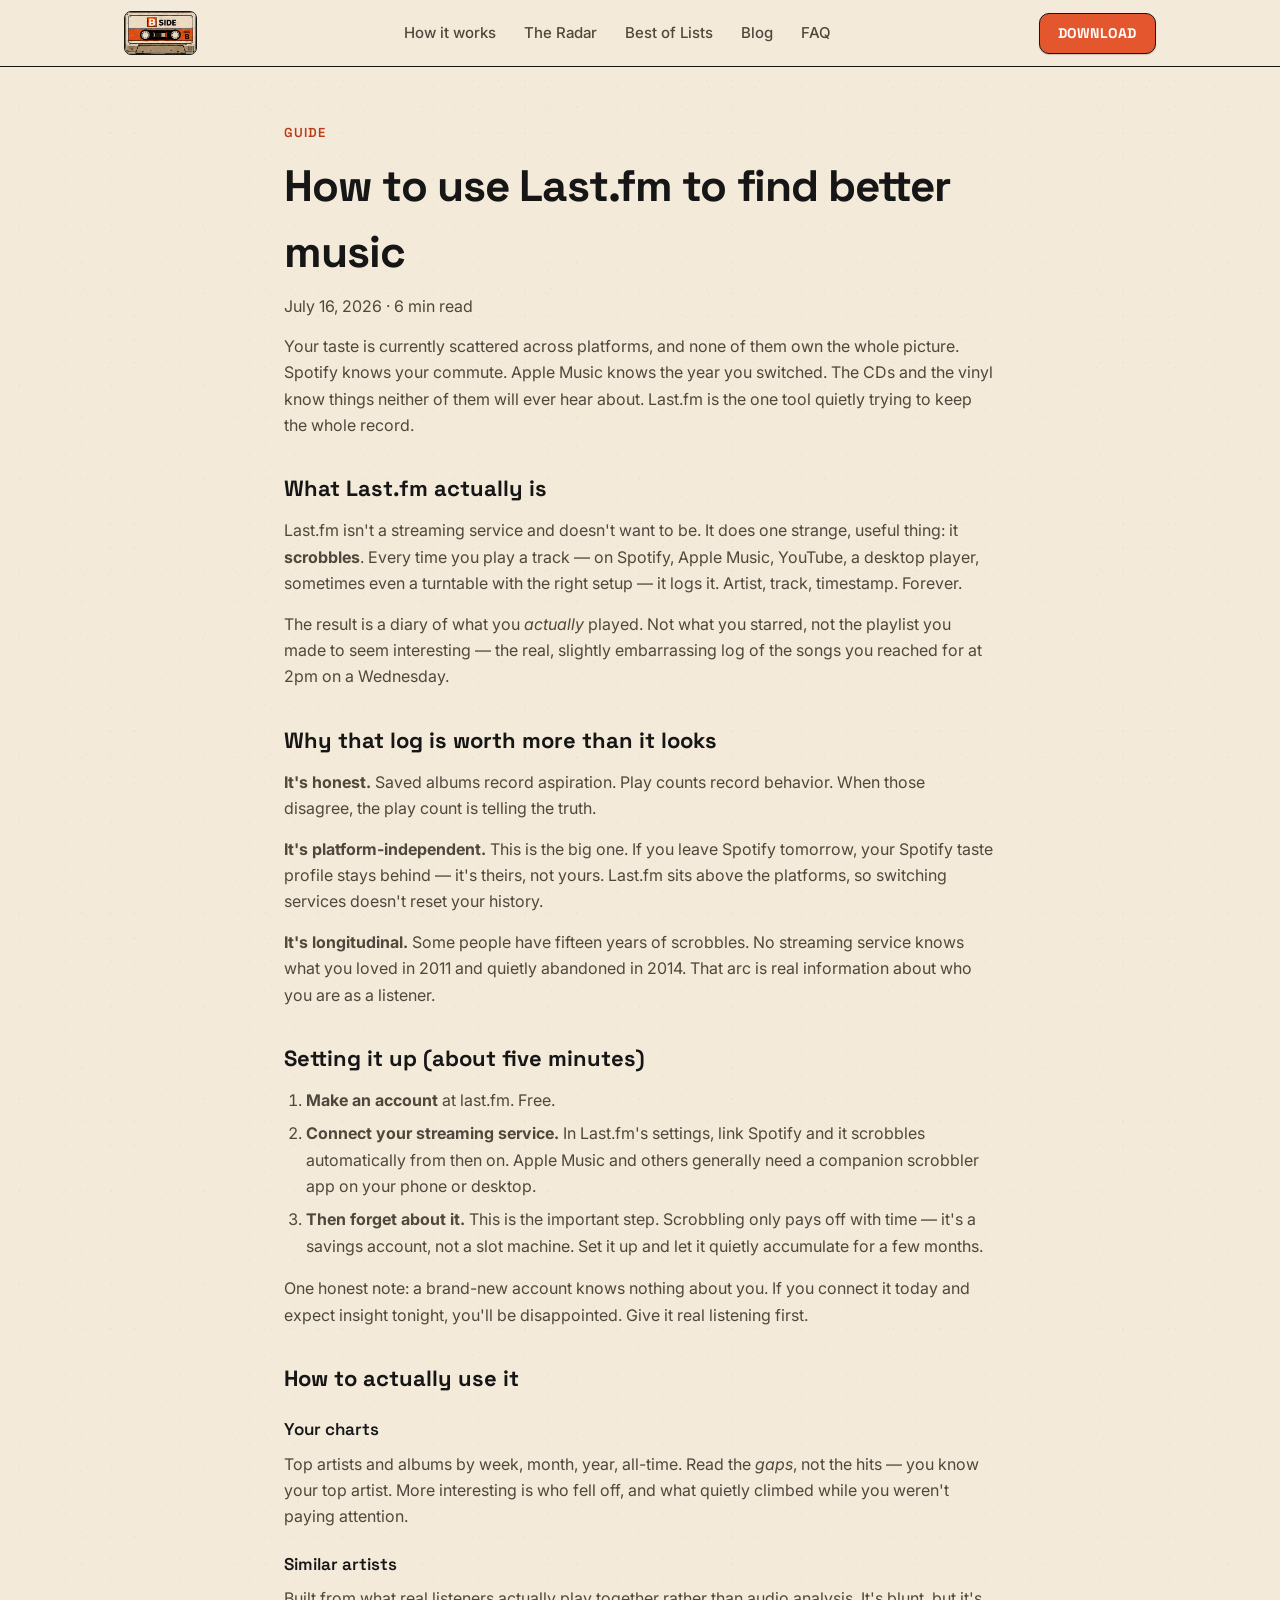
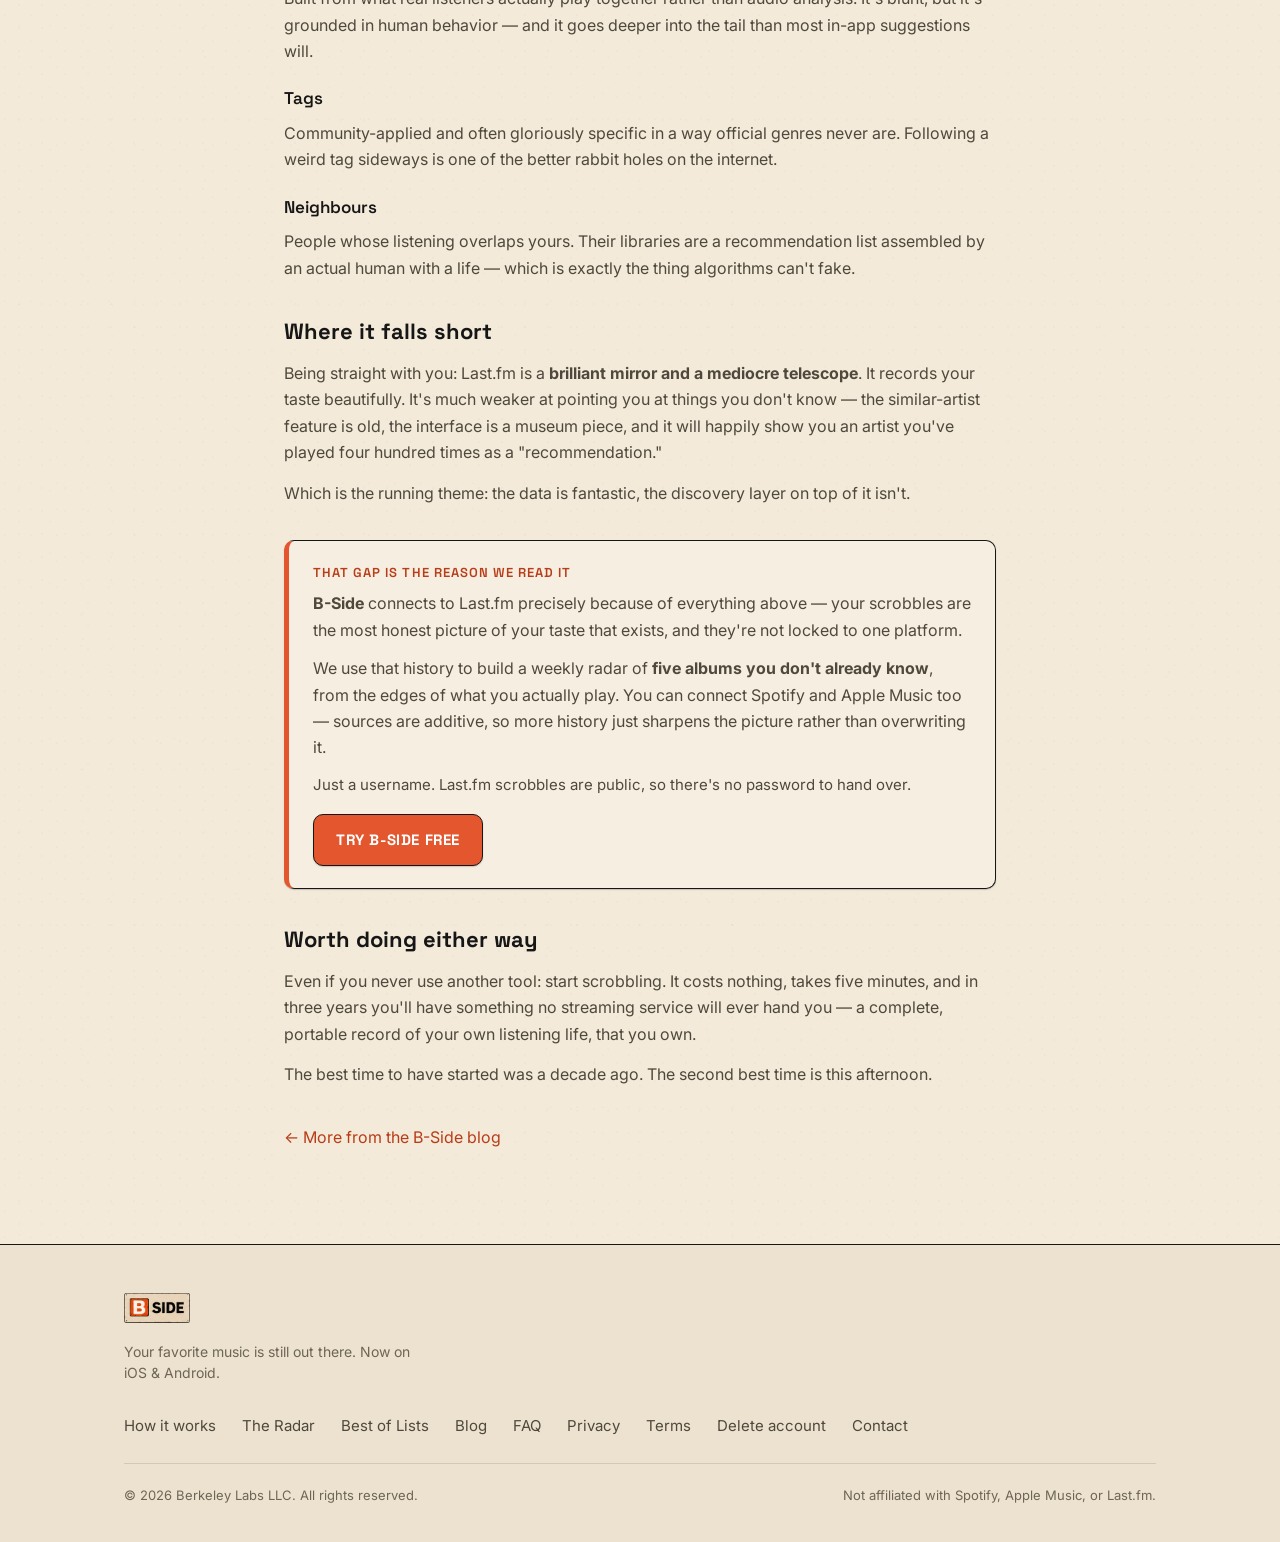
<file: blog/how-to-use-lastfm-to-find-better-music.html>
<!DOCTYPE html>
<html lang="en">
<head>
  <meta charset="UTF-8" />
  <meta name="viewport" content="width=device-width, initial-scale=1.0" />

  <title>How to Use Last.fm to Find Better Music (A Practical Guide)</title>
  <meta name="description" content="Last.fm quietly keeps the most honest record of what you actually listen to — across every platform, for as long as you let it. Here's how scrobbling works, how to set it up, and how to use it to find music that fits." />
  <link rel="canonical" href="https://trybside.com/blog/how-to-use-lastfm-to-find-better-music" />
  <meta name="theme-color" content="#F3EAD9" />
  <link rel="icon" href="/assets/app-icon-ios.png" />
  <link rel="apple-touch-icon" href="/assets/app-icon-ios.png" />

  <meta property="og:type" content="article" />
  <meta property="og:site_name" content="B-Side" />
  <meta property="og:title" content="How to Use Last.fm to Find Better Music" />
  <meta property="og:description" content="Scrobbling keeps the most honest, platform-independent record of your taste. Here's how to set it up and actually use it." />
  <meta property="og:url" content="https://trybside.com/blog/how-to-use-lastfm-to-find-better-music" />
  <meta property="article:published_time" content="2026-07-16" />
  <meta name="twitter:card" content="summary_large_image" />

  <link rel="preconnect" href="https://fonts.googleapis.com">
  <link rel="preconnect" href="https://fonts.gstatic.com" crossorigin>
  <link href="https://fonts.googleapis.com/css2?family=Space+Grotesk:wght@400;500;600;700&family=Inter:wght@400;500;600;700&family=Patrick+Hand&display=swap" rel="stylesheet">
  <link rel="stylesheet" href="/styles.css" />

  <script type="application/ld+json">
  {
    "@context": "https://schema.org",
    "@type": "Article",
    "headline": "How to Use Last.fm to Find Better Music",
    "description": "How scrobbling works, how to set up Last.fm, and how to use your listening history to find music that fits.",
    "datePublished": "2026-07-16",
    "author": { "@type": "Organization", "name": "B-Side" },
    "publisher": { "@type": "Organization", "name": "B-Side", "logo": { "@type": "ImageObject", "url": "https://trybside.com/assets/wordmark.png" } },
    "mainEntityOfPage": "https://trybside.com/blog/how-to-use-lastfm-to-find-better-music"
  }
  </script>
</head>
<body>

  <header class="nav">
    <div class="container nav__inner">
      <a class="wordmark" href="/"><img class="logo-img logo-img--cassette" src="/assets/splash-logo.png" alt="B-Side" /></a>
      <nav class="nav__links">
        <a href="/#how">How it works</a>
        <a href="/#radar">The Radar</a>
        <a href="/#best-of">Best of Lists</a>
        <a href="/blog/">Blog</a>
        <a href="/#faq">FAQ</a>
      </nav>
      <a class="btn btn--primary" href="/#get-the-app" style="min-height:40px;padding:9px 18px;font-size:14px;">Download</a>
    </div>
  </header>

  <main class="legal">
    <span class="eyebrow">Guide</span>
    <h1>How to use Last.fm to find better music</h1>
    <p class="legal__updated">July 16, 2026 · 6 min read</p>

    <p class="lead">Your taste is currently scattered across platforms, and none of them own the whole picture. Spotify knows your commute. Apple Music knows the year you switched. The CDs and the vinyl know things neither of them will ever hear about. Last.fm is the one tool quietly trying to keep the whole record.</p>

    <h2>What Last.fm actually is</h2>

    <p>Last.fm isn't a streaming service and doesn't want to be. It does one strange, useful thing: it <strong>scrobbles</strong>. Every time you play a track — on Spotify, Apple Music, YouTube, a desktop player, sometimes even a turntable with the right setup — it logs it. Artist, track, timestamp. Forever.</p>

    <p>The result is a diary of what you <em>actually</em> played. Not what you starred, not the playlist you made to seem interesting — the real, slightly embarrassing log of the songs you reached for at 2pm on a Wednesday.</p>

    <h2>Why that log is worth more than it looks</h2>

    <p><strong>It's honest.</strong> Saved albums record aspiration. Play counts record behavior. When those disagree, the play count is telling the truth.</p>

    <p><strong>It's platform-independent.</strong> This is the big one. If you leave Spotify tomorrow, your Spotify taste profile stays behind — it's theirs, not yours. Last.fm sits above the platforms, so switching services doesn't reset your history.</p>

    <p><strong>It's longitudinal.</strong> Some people have fifteen years of scrobbles. No streaming service knows what you loved in 2011 and quietly abandoned in 2014. That arc is real information about who you are as a listener.</p>

    <h2>Setting it up (about five minutes)</h2>

    <ol>
      <li><strong>Make an account</strong> at last.fm. Free.</li>
      <li><strong>Connect your streaming service.</strong> In Last.fm's settings, link Spotify and it scrobbles automatically from then on. Apple Music and others generally need a companion scrobbler app on your phone or desktop.</li>
      <li><strong>Then forget about it.</strong> This is the important step. Scrobbling only pays off with time — it's a savings account, not a slot machine. Set it up and let it quietly accumulate for a few months.</li>
    </ol>

    <p>One honest note: a brand-new account knows nothing about you. If you connect it today and expect insight tonight, you'll be disappointed. Give it real listening first.</p>

    <h2>How to actually use it</h2>

    <h3>Your charts</h3>
    <p>Top artists and albums by week, month, year, all-time. Read the <em>gaps</em>, not the hits — you know your top artist. More interesting is who fell off, and what quietly climbed while you weren't paying attention.</p>

    <h3>Similar artists</h3>
    <p>Built from what real listeners actually play together rather than audio analysis. It's blunt, but it's grounded in human behavior — and it goes deeper into the tail than most in-app suggestions will.</p>

    <h3>Tags</h3>
    <p>Community-applied and often gloriously specific in a way official genres never are. Following a weird tag sideways is one of the better rabbit holes on the internet.</p>

    <h3>Neighbours</h3>
    <p>People whose listening overlaps yours. Their libraries are a recommendation list assembled by an actual human with a life — which is exactly the thing algorithms can't fake.</p>

    <h2>Where it falls short</h2>

    <p>Being straight with you: Last.fm is a <strong>brilliant mirror and a mediocre telescope</strong>. It records your taste beautifully. It's much weaker at pointing you at things you don't know — the similar-artist feature is old, the interface is a museum piece, and it will happily show you an artist you've played four hundred times as a "recommendation."</p>

    <p>Which is the running theme: the data is fantastic, the discovery layer on top of it isn't.</p>

    <div style="border:1.5px solid var(--border);border-left:5px solid var(--bs-orange);border-radius:var(--r-md);padding:22px 24px;background:#F6EFE1;margin:34px 0;box-shadow:var(--shadow-sm);">
      <span class="eyebrow" style="display:block;margin-bottom:8px;">That gap is the reason we read it</span>
      <p style="margin:0 0 12px;"><strong>B-Side</strong> connects to Last.fm precisely because of everything above — your scrobbles are the most honest picture of your taste that exists, and they're not locked to one platform.</p>
      <p style="margin:0 0 12px;">We use that history to build a weekly radar of <strong>five albums you don't already know</strong>, from the edges of what you actually play. You can connect Spotify and Apple Music too — sources are additive, so more history just sharpens the picture rather than overwriting it.</p>
      <p style="margin:0 0 16px;font-size:15px;" class="muted">Just a username. Last.fm scrobbles are public, so there's no password to hand over.</p>
      <a class="btn btn--primary" href="/#get-the-app">Try B-Side free</a>
    </div>

    <h2>Worth doing either way</h2>

    <p>Even if you never use another tool: start scrobbling. It costs nothing, takes five minutes, and in three years you'll have something no streaming service will ever hand you — a complete, portable record of your own listening life, that you own.</p>

    <p>The best time to have started was a decade ago. The second best time is this afternoon.</p>

    <p style="margin-top:36px;"><a href="/blog/">← More from the B-Side blog</a></p>
  </main>

  <footer class="footer">
    <div class="container">
      <div class="footer__grid">
        <div>
          <a class="wordmark" href="/"><img class="logo-img" src="/assets/wordmark.png" alt="B-Side" /></a>
          <p class="muted" style="margin-top:12px;max-width:300px;font-size:14px;">Your favorite music is still out there. Now on iOS &amp; Android.</p>
        </div>
        <div class="footer__links">
          <a href="/#how">How it works</a>
          <a href="/#radar">The Radar</a>
          <a href="/#best-of">Best of Lists</a>
          <a href="/blog/">Blog</a>
          <a href="/#faq">FAQ</a>
          <a href="/privacy.html">Privacy</a>
          <a href="/terms.html">Terms</a>
          <a href="/delete-account.html">Delete account</a>
          <a href="mailto:hello@trybside.com">Contact</a>
        </div>
      </div>
      <div class="footer__meta">
        <span>© 2026 Berkeley Labs LLC. All rights reserved.</span>
        <span>Not affiliated with Spotify, Apple Music, or Last.fm.</span>
      </div>
    </div>
  </footer>

</body>
</html>
</file>
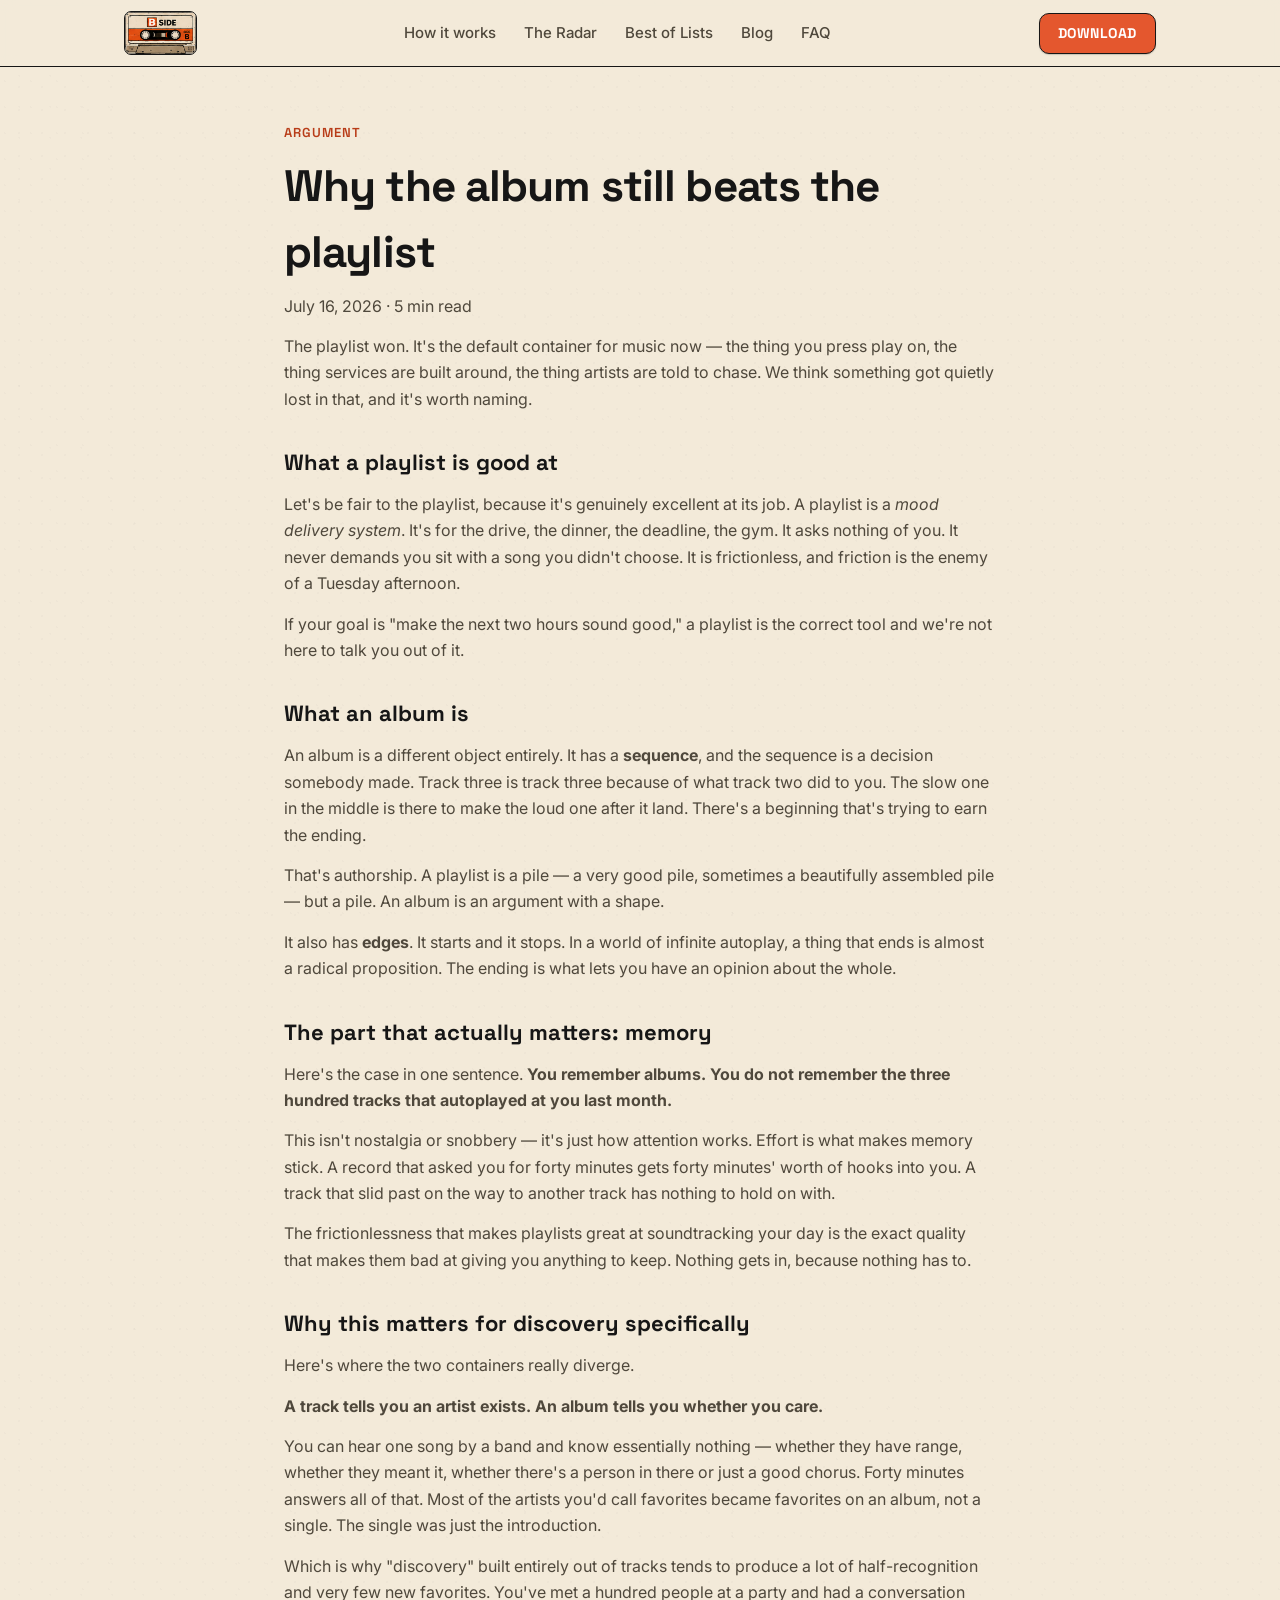
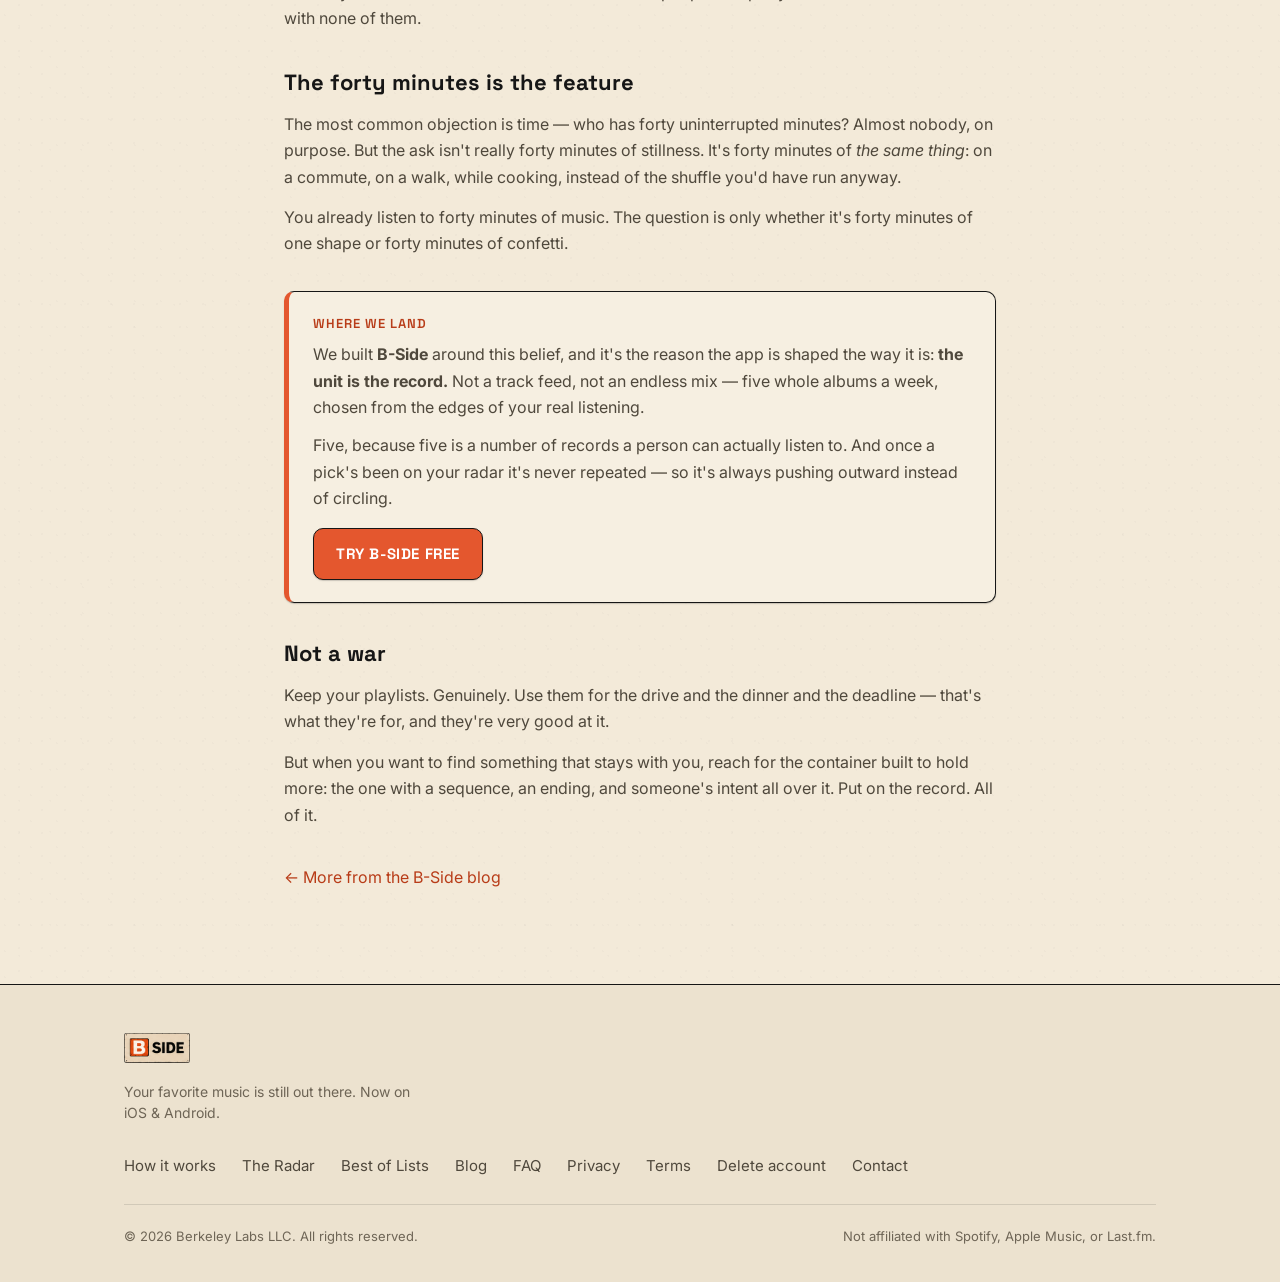
<file: blog/why-the-album-still-beats-the-playlist.html>
<!DOCTYPE html>
<html lang="en">
<head>
  <meta charset="UTF-8" />
  <meta name="viewport" content="width=device-width, initial-scale=1.0" />

  <title>Why the Album Still Beats the Playlist</title>
  <meta name="description" content="Playlists are frictionless and forgettable. Albums ask for more and give more back. A case for the record as the unit of music discovery — and when a playlist is still the right tool." />
  <link rel="canonical" href="https://trybside.com/blog/why-the-album-still-beats-the-playlist" />
  <meta name="theme-color" content="#F3EAD9" />
  <link rel="icon" href="/assets/app-icon-ios.png" />
  <link rel="apple-touch-icon" href="/assets/app-icon-ios.png" />

  <meta property="og:type" content="article" />
  <meta property="og:site_name" content="B-Side" />
  <meta property="og:title" content="Why the Album Still Beats the Playlist" />
  <meta property="og:description" content="Playlists are frictionless and forgettable. Albums ask for more and give more back." />
  <meta property="og:url" content="https://trybside.com/blog/why-the-album-still-beats-the-playlist" />
  <meta property="article:published_time" content="2026-07-16" />
  <meta name="twitter:card" content="summary_large_image" />

  <link rel="preconnect" href="https://fonts.googleapis.com">
  <link rel="preconnect" href="https://fonts.gstatic.com" crossorigin>
  <link href="https://fonts.googleapis.com/css2?family=Space+Grotesk:wght@400;500;600;700&family=Inter:wght@400;500;600;700&family=Patrick+Hand&display=swap" rel="stylesheet">
  <link rel="stylesheet" href="/styles.css" />

  <script type="application/ld+json">
  {
    "@context": "https://schema.org",
    "@type": "Article",
    "headline": "Why the Album Still Beats the Playlist",
    "description": "A case for the record as the unit of music discovery — and when a playlist is still the right tool.",
    "datePublished": "2026-07-16",
    "author": { "@type": "Organization", "name": "B-Side" },
    "publisher": { "@type": "Organization", "name": "B-Side", "logo": { "@type": "ImageObject", "url": "https://trybside.com/assets/wordmark.png" } },
    "mainEntityOfPage": "https://trybside.com/blog/why-the-album-still-beats-the-playlist"
  }
  </script>
</head>
<body>

  <header class="nav">
    <div class="container nav__inner">
      <a class="wordmark" href="/"><img class="logo-img logo-img--cassette" src="/assets/splash-logo.png" alt="B-Side" /></a>
      <nav class="nav__links">
        <a href="/#how">How it works</a>
        <a href="/#radar">The Radar</a>
        <a href="/#best-of">Best of Lists</a>
        <a href="/blog/">Blog</a>
        <a href="/#faq">FAQ</a>
      </nav>
      <a class="btn btn--primary" href="/#get-the-app" style="min-height:40px;padding:9px 18px;font-size:14px;">Download</a>
    </div>
  </header>

  <main class="legal">
    <span class="eyebrow">Argument</span>
    <h1>Why the album still beats the playlist</h1>
    <p class="legal__updated">July 16, 2026 · 5 min read</p>

    <p class="lead">The playlist won. It's the default container for music now — the thing you press play on, the thing services are built around, the thing artists are told to chase. We think something got quietly lost in that, and it's worth naming.</p>

    <h2>What a playlist is good at</h2>

    <p>Let's be fair to the playlist, because it's genuinely excellent at its job. A playlist is a <em>mood delivery system</em>. It's for the drive, the dinner, the deadline, the gym. It asks nothing of you. It never demands you sit with a song you didn't choose. It is frictionless, and friction is the enemy of a Tuesday afternoon.</p>

    <p>If your goal is "make the next two hours sound good," a playlist is the correct tool and we're not here to talk you out of it.</p>

    <h2>What an album is</h2>

    <p>An album is a different object entirely. It has a <strong>sequence</strong>, and the sequence is a decision somebody made. Track three is track three because of what track two did to you. The slow one in the middle is there to make the loud one after it land. There's a beginning that's trying to earn the ending.</p>

    <p>That's authorship. A playlist is a pile — a very good pile, sometimes a beautifully assembled pile — but a pile. An album is an argument with a shape.</p>

    <p>It also has <strong>edges</strong>. It starts and it stops. In a world of infinite autoplay, a thing that ends is almost a radical proposition. The ending is what lets you have an opinion about the whole.</p>

    <h2>The part that actually matters: memory</h2>

    <p>Here's the case in one sentence. <strong>You remember albums. You do not remember the three hundred tracks that autoplayed at you last month.</strong></p>

    <p>This isn't nostalgia or snobbery — it's just how attention works. Effort is what makes memory stick. A record that asked you for forty minutes gets forty minutes' worth of hooks into you. A track that slid past on the way to another track has nothing to hold on with.</p>

    <p>The frictionlessness that makes playlists great at soundtracking your day is the exact quality that makes them bad at giving you anything to keep. Nothing gets in, because nothing has to.</p>

    <h2>Why this matters for discovery specifically</h2>

    <p>Here's where the two containers really diverge.</p>

    <p><strong>A track tells you an artist exists. An album tells you whether you care.</strong></p>

    <p>You can hear one song by a band and know essentially nothing — whether they have range, whether they meant it, whether there's a person in there or just a good chorus. Forty minutes answers all of that. Most of the artists you'd call favorites became favorites on an album, not a single. The single was just the introduction.</p>

    <p>Which is why "discovery" built entirely out of tracks tends to produce a lot of half-recognition and very few new favorites. You've met a hundred people at a party and had a conversation with none of them.</p>

    <h2>The forty minutes is the feature</h2>

    <p>The most common objection is time — who has forty uninterrupted minutes? Almost nobody, on purpose. But the ask isn't really forty minutes of stillness. It's forty minutes of <em>the same thing</em>: on a commute, on a walk, while cooking, instead of the shuffle you'd have run anyway.</p>

    <p>You already listen to forty minutes of music. The question is only whether it's forty minutes of one shape or forty minutes of confetti.</p>

    <div style="border:1.5px solid var(--border);border-left:5px solid var(--bs-orange);border-radius:var(--r-md);padding:22px 24px;background:#F6EFE1;margin:34px 0;box-shadow:var(--shadow-sm);">
      <span class="eyebrow" style="display:block;margin-bottom:8px;">Where we land</span>
      <p style="margin:0 0 12px;">We built <strong>B-Side</strong> around this belief, and it's the reason the app is shaped the way it is: <strong>the unit is the record.</strong> Not a track feed, not an endless mix — five whole albums a week, chosen from the edges of your real listening.</p>
      <p style="margin:0 0 16px;">Five, because five is a number of records a person can actually listen to. And once a pick's been on your radar it's never repeated — so it's always pushing outward instead of circling.</p>
      <a class="btn btn--primary" href="/#get-the-app">Try B-Side free</a>
    </div>

    <h2>Not a war</h2>

    <p>Keep your playlists. Genuinely. Use them for the drive and the dinner and the deadline — that's what they're for, and they're very good at it.</p>

    <p>But when you want to find something that stays with you, reach for the container built to hold more: the one with a sequence, an ending, and someone's intent all over it. Put on the record. All of it.</p>

    <p style="margin-top:36px;"><a href="/blog/">← More from the B-Side blog</a></p>
  </main>

  <footer class="footer">
    <div class="container">
      <div class="footer__grid">
        <div>
          <a class="wordmark" href="/"><img class="logo-img" src="/assets/wordmark.png" alt="B-Side" /></a>
          <p class="muted" style="margin-top:12px;max-width:300px;font-size:14px;">Your favorite music is still out there. Now on iOS &amp; Android.</p>
        </div>
        <div class="footer__links">
          <a href="/#how">How it works</a>
          <a href="/#radar">The Radar</a>
          <a href="/#best-of">Best of Lists</a>
          <a href="/blog/">Blog</a>
          <a href="/#faq">FAQ</a>
          <a href="/privacy.html">Privacy</a>
          <a href="/terms.html">Terms</a>
          <a href="/delete-account.html">Delete account</a>
          <a href="mailto:hello@trybside.com">Contact</a>
        </div>
      </div>
      <div class="footer__meta">
        <span>© 2026 Berkeley Labs LLC. All rights reserved.</span>
        <span>Not affiliated with Spotify, Apple Music, or Last.fm.</span>
      </div>
    </div>
  </footer>

</body>
</html>
</file>
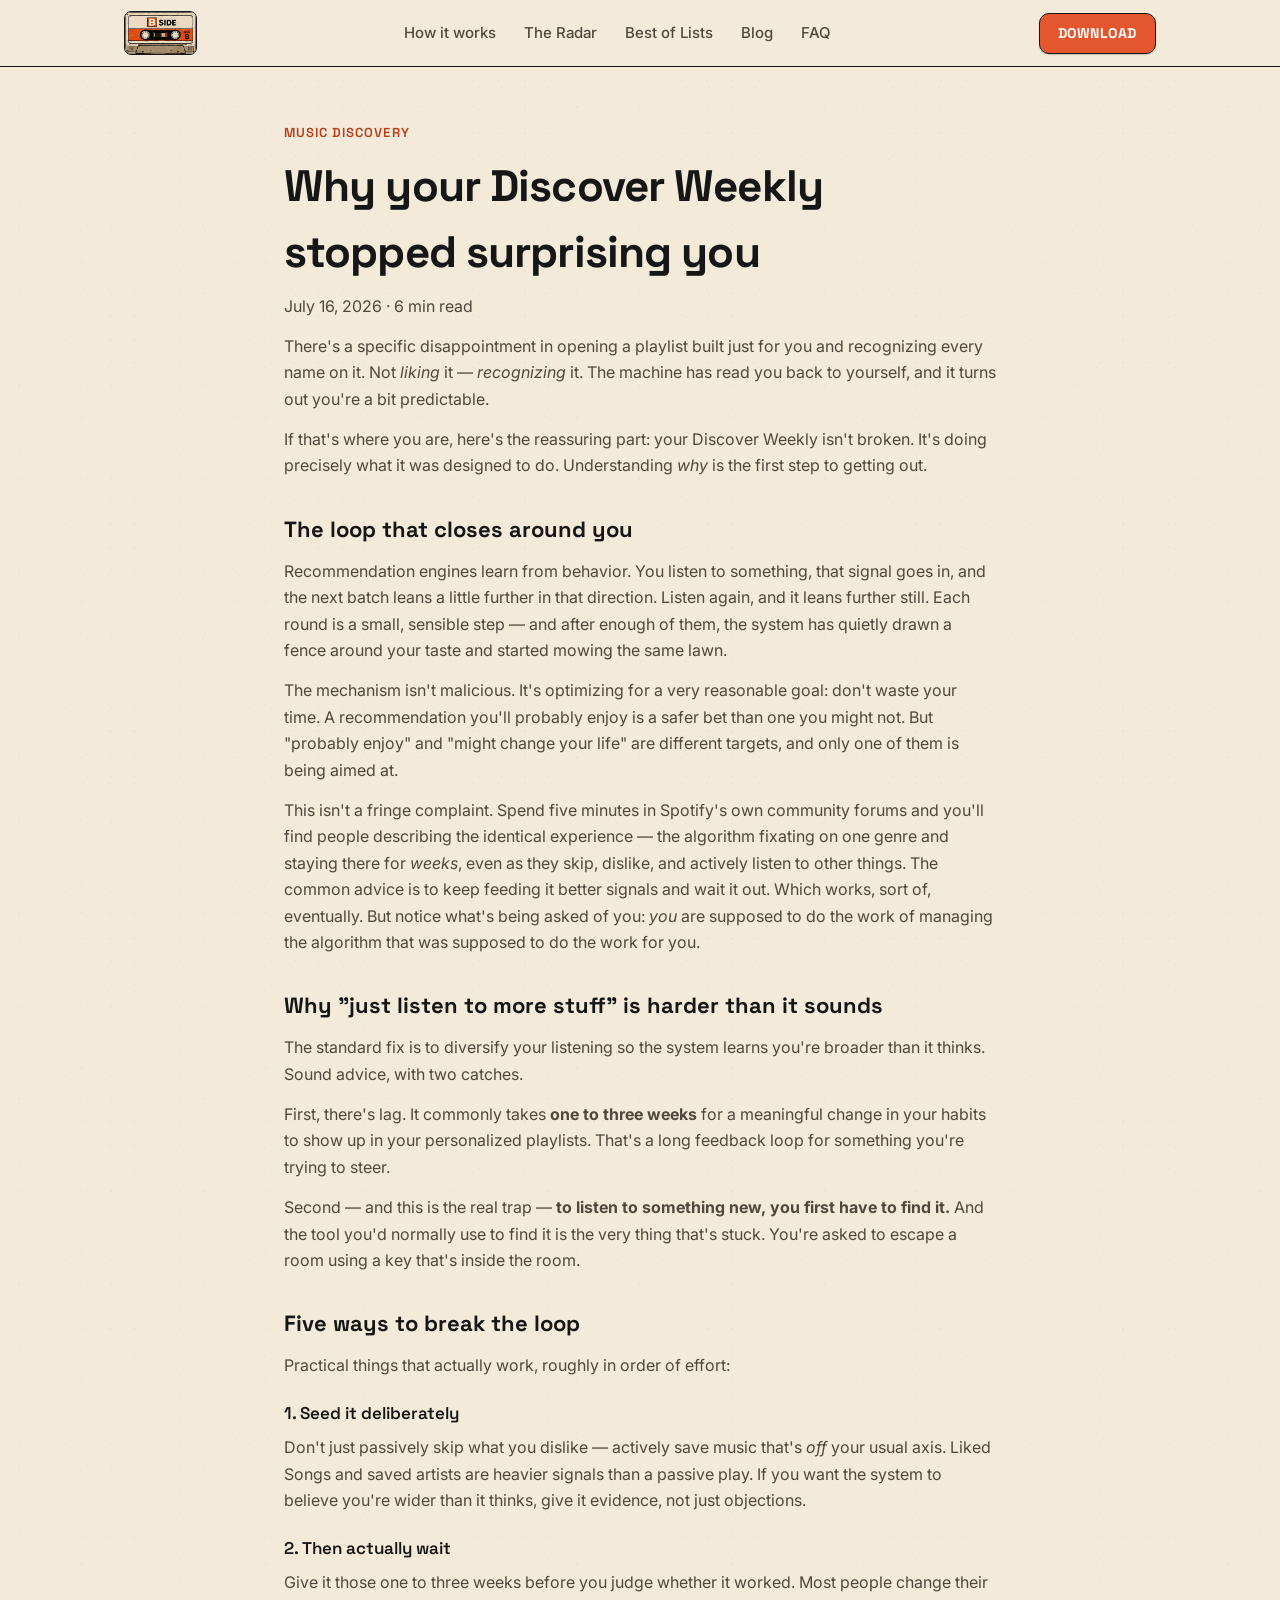
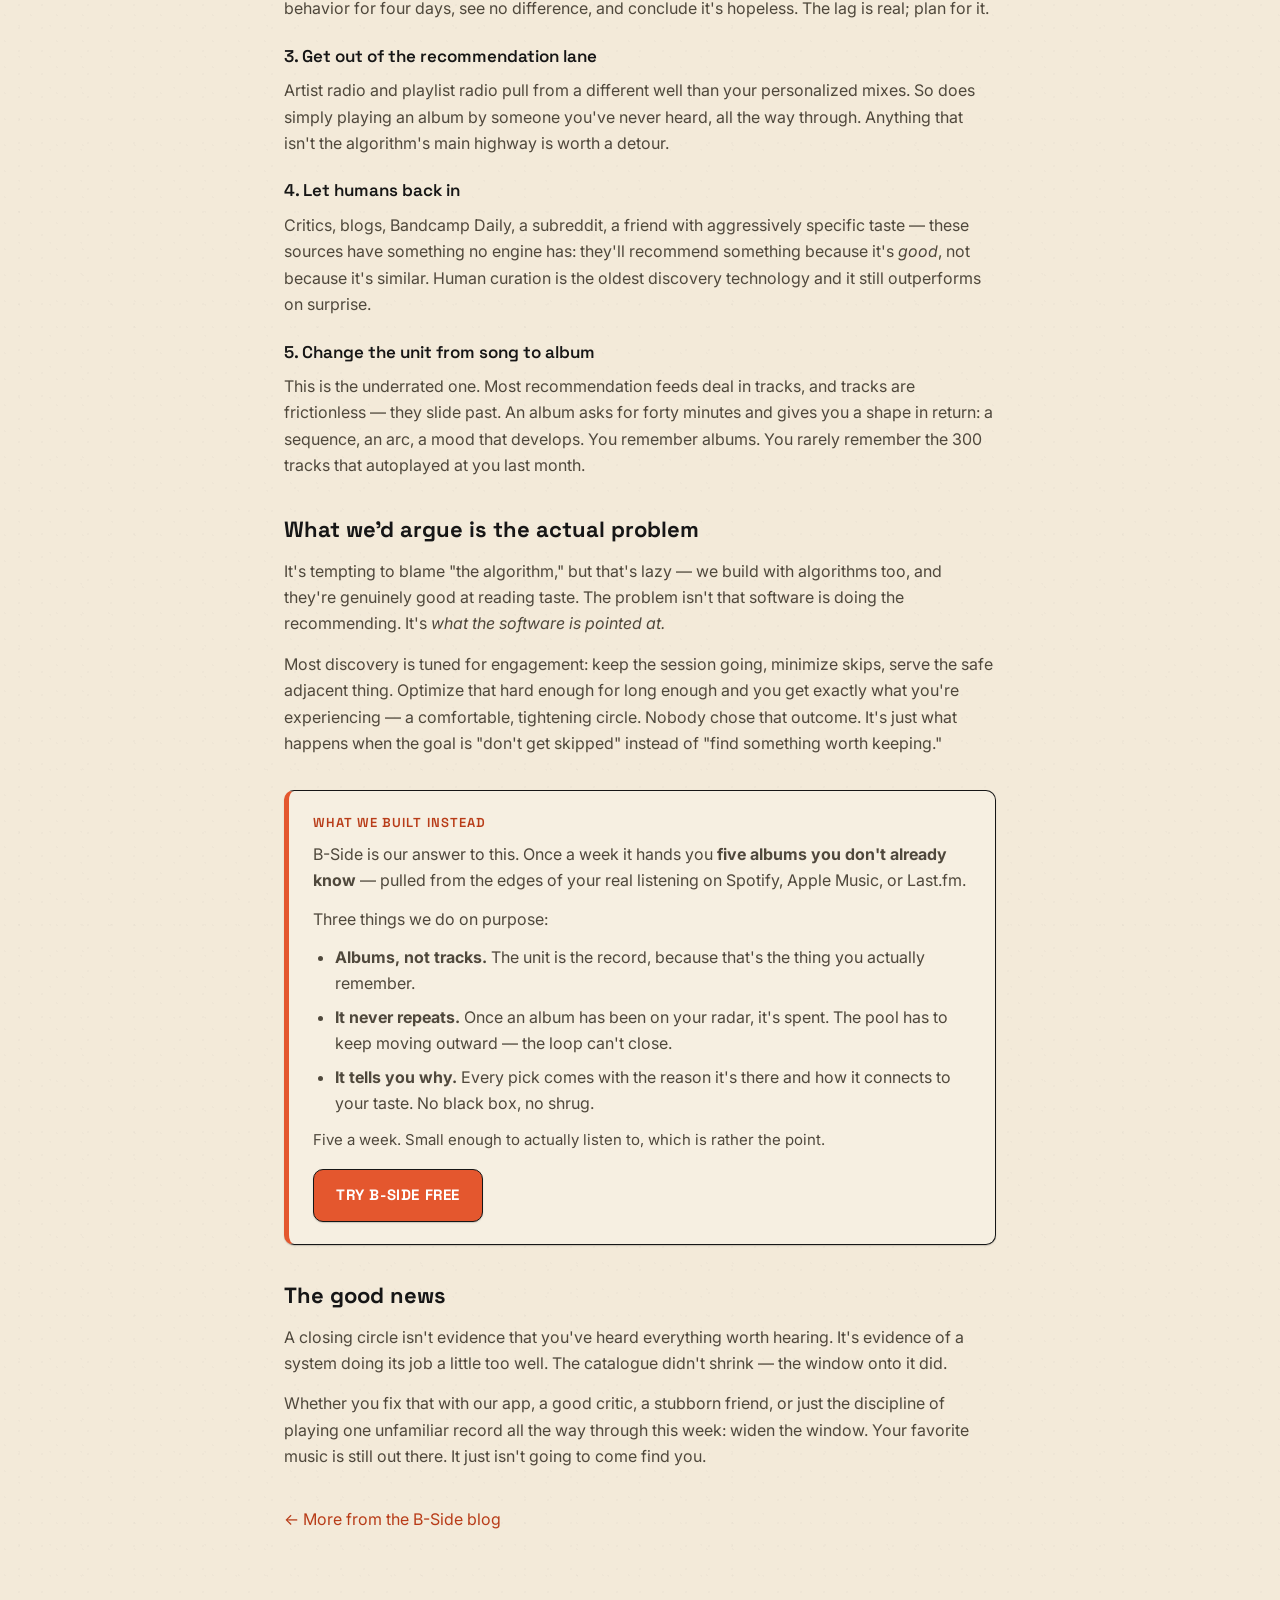
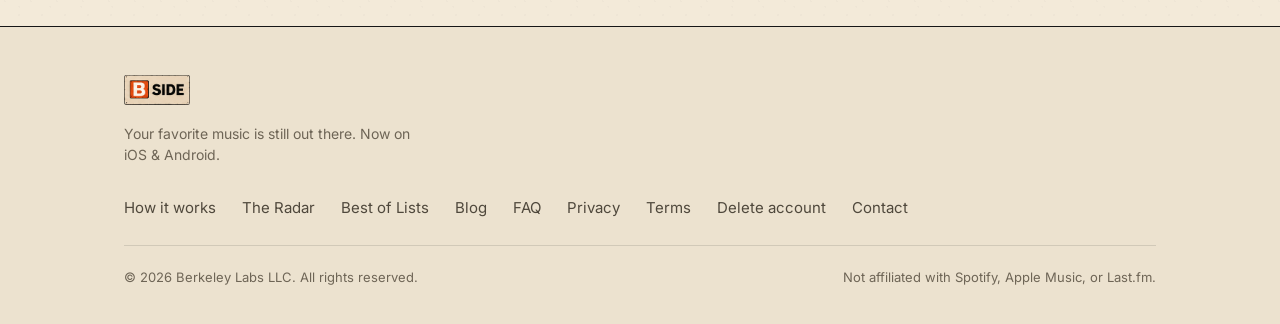
<file: blog/why-your-discover-weekly-stopped-surprising-you.html>
<!DOCTYPE html>
<html lang="en">
<head>
  <meta charset="UTF-8" />
  <meta name="viewport" content="width=device-width, initial-scale=1.0" />

  <title>Why Your Discover Weekly Stopped Surprising You (And How to Fix It)</title>
  <meta name="description" content="If your Discover Weekly keeps serving the same genre and the same five artists, it isn't broken — it's working as designed. Here's the feedback loop that narrows your recommendations, and five practical ways to break out of it." />
  <link rel="canonical" href="https://trybside.com/blog/why-your-discover-weekly-stopped-surprising-you" />
  <meta name="theme-color" content="#F3EAD9" />
  <link rel="icon" href="/assets/app-icon-ios.png" />
  <link rel="apple-touch-icon" href="/assets/app-icon-ios.png" />

  <meta property="og:type" content="article" />
  <meta property="og:site_name" content="B-Side" />
  <meta property="og:title" content="Why Your Discover Weekly Stopped Surprising You" />
  <meta property="og:description" content="It isn't broken — it's doing exactly what it was built to do. The feedback loop that narrows your recommendations, and five ways out." />
  <meta property="og:url" content="https://trybside.com/blog/why-your-discover-weekly-stopped-surprising-you" />
  <meta property="article:published_time" content="2026-07-16" />
  <meta name="twitter:card" content="summary_large_image" />

  <link rel="preconnect" href="https://fonts.googleapis.com">
  <link rel="preconnect" href="https://fonts.gstatic.com" crossorigin>
  <link href="https://fonts.googleapis.com/css2?family=Space+Grotesk:wght@400;500;600;700&family=Inter:wght@400;500;600;700&family=Patrick+Hand&display=swap" rel="stylesheet">
  <link rel="stylesheet" href="/styles.css" />

  <script type="application/ld+json">
  {
    "@context": "https://schema.org",
    "@type": "Article",
    "headline": "Why Your Discover Weekly Stopped Surprising You",
    "description": "The feedback loop that narrows algorithmic music recommendations over time, and five practical ways to break out of it.",
    "datePublished": "2026-07-16",
    "author": { "@type": "Organization", "name": "B-Side" },
    "publisher": {
      "@type": "Organization",
      "name": "B-Side",
      "logo": { "@type": "ImageObject", "url": "https://trybside.com/assets/wordmark.png" }
    },
    "mainEntityOfPage": "https://trybside.com/blog/why-your-discover-weekly-stopped-surprising-you"
  }
  </script>
</head>
<body>

  <header class="nav">
    <div class="container nav__inner">
      <a class="wordmark" href="/"><img class="logo-img logo-img--cassette" src="/assets/splash-logo.png" alt="B-Side" /></a>
      <nav class="nav__links">
        <a href="/#how">How it works</a>
        <a href="/#radar">The Radar</a>
        <a href="/#best-of">Best of Lists</a>
        <a href="/blog/">Blog</a>
        <a href="/#faq">FAQ</a>
      </nav>
      <a class="btn btn--primary" href="/#get-the-app" style="min-height:40px;padding:9px 18px;font-size:14px;">Download</a>
    </div>
  </header>

  <main class="legal">
    <span class="eyebrow">Music discovery</span>
    <h1>Why your Discover Weekly stopped surprising you</h1>
    <p class="legal__updated">July 16, 2026 · 6 min read</p>

    <p class="lead">There's a specific disappointment in opening a playlist built just for you and recognizing every name on it. Not <em>liking</em> it — <em>recognizing</em> it. The machine has read you back to yourself, and it turns out you're a bit predictable.</p>

    <p>If that's where you are, here's the reassuring part: your Discover Weekly isn't broken. It's doing precisely what it was designed to do. Understanding <em>why</em> is the first step to getting out.</p>

    <h2>The loop that closes around you</h2>

    <p>Recommendation engines learn from behavior. You listen to something, that signal goes in, and the next batch leans a little further in that direction. Listen again, and it leans further still. Each round is a small, sensible step — and after enough of them, the system has quietly drawn a fence around your taste and started mowing the same lawn.</p>

    <p>The mechanism isn't malicious. It's optimizing for a very reasonable goal: don't waste your time. A recommendation you'll probably enjoy is a safer bet than one you might not. But "probably enjoy" and "might change your life" are different targets, and only one of them is being aimed at.</p>

    <p>This isn't a fringe complaint. Spend five minutes in Spotify's own community forums and you'll find people describing the identical experience — the algorithm fixating on one genre and staying there for <em>weeks</em>, even as they skip, dislike, and actively listen to other things. The common advice is to keep feeding it better signals and wait it out. Which works, sort of, eventually. But notice what's being asked of you: <em>you</em> are supposed to do the work of managing the algorithm that was supposed to do the work for you.</p>

    <h2>Why "just listen to more stuff" is harder than it sounds</h2>

    <p>The standard fix is to diversify your listening so the system learns you're broader than it thinks. Sound advice, with two catches.</p>

    <p>First, there's lag. It commonly takes <strong>one to three weeks</strong> for a meaningful change in your habits to show up in your personalized playlists. That's a long feedback loop for something you're trying to steer.</p>

    <p>Second — and this is the real trap — <strong>to listen to something new, you first have to find it.</strong> And the tool you'd normally use to find it is the very thing that's stuck. You're asked to escape a room using a key that's inside the room.</p>

    <h2>Five ways to break the loop</h2>

    <p>Practical things that actually work, roughly in order of effort:</p>

    <h3>1. Seed it deliberately</h3>
    <p>Don't just passively skip what you dislike — actively save music that's <em>off</em> your usual axis. Liked Songs and saved artists are heavier signals than a passive play. If you want the system to believe you're wider than it thinks, give it evidence, not just objections.</p>

    <h3>2. Then actually wait</h3>
    <p>Give it those one to three weeks before you judge whether it worked. Most people change their behavior for four days, see no difference, and conclude it's hopeless. The lag is real; plan for it.</p>

    <h3>3. Get out of the recommendation lane</h3>
    <p>Artist radio and playlist radio pull from a different well than your personalized mixes. So does simply playing an album by someone you've never heard, all the way through. Anything that isn't the algorithm's main highway is worth a detour.</p>

    <h3>4. Let humans back in</h3>
    <p>Critics, blogs, Bandcamp Daily, a subreddit, a friend with aggressively specific taste — these sources have something no engine has: they'll recommend something because it's <em>good</em>, not because it's similar. Human curation is the oldest discovery technology and it still outperforms on surprise.</p>

    <h3>5. Change the unit from song to album</h3>
    <p>This is the underrated one. Most recommendation feeds deal in tracks, and tracks are frictionless — they slide past. An album asks for forty minutes and gives you a shape in return: a sequence, an arc, a mood that develops. You remember albums. You rarely remember the 300 tracks that autoplayed at you last month.</p>

    <h2>What we'd argue is the actual problem</h2>

    <p>It's tempting to blame "the algorithm," but that's lazy — we build with algorithms too, and they're genuinely good at reading taste. The problem isn't that software is doing the recommending. It's <em>what the software is pointed at.</em></p>

    <p>Most discovery is tuned for engagement: keep the session going, minimize skips, serve the safe adjacent thing. Optimize that hard enough for long enough and you get exactly what you're experiencing — a comfortable, tightening circle. Nobody chose that outcome. It's just what happens when the goal is "don't get skipped" instead of "find something worth keeping."</p>

    <div style="border:1.5px solid var(--border);border-left:5px solid var(--bs-orange);border-radius:var(--r-md);padding:22px 24px;background:#F6EFE1;margin:34px 0;box-shadow:var(--shadow-sm);">
      <span class="eyebrow" style="display:block;margin-bottom:8px;">What we built instead</span>
      <p style="margin:0 0 12px;">B-Side is our answer to this. Once a week it hands you <strong>five albums you don't already know</strong> — pulled from the edges of your real listening on Spotify, Apple Music, or Last.fm.</p>
      <p style="margin:0 0 12px;">Three things we do on purpose:</p>
      <ul style="margin-bottom:12px;">
        <li><strong>Albums, not tracks.</strong> The unit is the record, because that's the thing you actually remember.</li>
        <li><strong>It never repeats.</strong> Once an album has been on your radar, it's spent. The pool has to keep moving outward — the loop can't close.</li>
        <li><strong>It tells you why.</strong> Every pick comes with the reason it's there and how it connects to your taste. No black box, no shrug.</li>
      </ul>
      <p style="margin:0 0 16px;font-size:15px;" class="muted">Five a week. Small enough to actually listen to, which is rather the point.</p>
      <a class="btn btn--primary" href="/#get-the-app">Try B-Side free</a>
    </div>

    <h2>The good news</h2>

    <p>A closing circle isn't evidence that you've heard everything worth hearing. It's evidence of a system doing its job a little too well. The catalogue didn't shrink — the window onto it did.</p>

    <p>Whether you fix that with our app, a good critic, a stubborn friend, or just the discipline of playing one unfamiliar record all the way through this week: widen the window. Your favorite music is still out there. It just isn't going to come find you.</p>

    <p style="margin-top:36px;"><a href="/blog/">← More from the B-Side blog</a></p>
  </main>

  <footer class="footer">
    <div class="container">
      <div class="footer__grid">
        <div>
          <a class="wordmark" href="/"><img class="logo-img" src="/assets/wordmark.png" alt="B-Side" /></a>
          <p class="muted" style="margin-top:12px;max-width:300px;font-size:14px;">Your favorite music is still out there. Now on iOS &amp; Android.</p>
        </div>
        <div class="footer__links">
          <a href="/#how">How it works</a>
          <a href="/#radar">The Radar</a>
          <a href="/#best-of">Best of Lists</a>
          <a href="/blog/">Blog</a>
          <a href="/#faq">FAQ</a>
          <a href="/privacy.html">Privacy</a>
          <a href="/terms.html">Terms</a>
          <a href="/delete-account.html">Delete account</a>
          <a href="mailto:hello@trybside.com">Contact</a>
        </div>
      </div>
      <div class="footer__meta">
        <span>© 2026 Berkeley Labs LLC. All rights reserved.</span>
        <span>Not affiliated with Spotify, Apple Music, or Last.fm.</span>
      </div>
    </div>
  </footer>

</body>
</html>
</file>
<file: styles.css>
/* ============================================================
   B-SIDE — Marketing site styles
   Self-contained port of the v3 design tokens (paper / ink /
   riveted-plate). Faithful to mobile/tailwind + Brand/Design System.
   ============================================================ */

:root {
  /* palette */
  --bs-ink:          #161616;
  --bs-orange:       #E4572E;
  --bs-orange-deep:  #B83C18;
  --bs-orange-soft:  #F2A98F;
  --bs-teal:         #4AB8BD;
  --bs-teal-deep:    #2C7E83;
  --bs-yellow:       #F2C14E;
  --bs-pink:         #E59AA2;
  --bs-mint:         #6DBFA6;
  --bs-navy:         #1B2733;
  --bs-warm-gray:    #A39E96;
  --bs-paper:        #F3EAD9;
  --bs-paper-2:      #ECE2CF;
  --bs-surface:      #F6EFE1;
  --bs-surface-sink: #E5DAC6;
  --field-bg:        #FBF6EC;

  /* semantic */
  --bg:             var(--bs-paper);
  --bg-grouped:     var(--bs-paper-2);
  --surface:        var(--bs-surface);
  --surface-dark:   var(--bs-navy);
  --text:           #161616;
  --text-secondary: #4F483C;
  --text-muted:     #6E6556;
  --text-on-dark:   #F3EAD9;
  --text-link:      var(--bs-orange-deep);
  --border:         #161616;
  --divider:        rgba(22,22,22,0.12);

  /* radii + elevation */
  --r-sm: 7px; --r-md: 10px; --r-lg: 14px; --r-pill: 999px;
  --shadow-sm: 0 1px 0 rgba(22,22,22,0.10), 0 1px 2px rgba(22,22,22,0.10);
  --shadow-md: 0 2px 0 rgba(22,22,22,0.12), 0 4px 10px rgba(22,22,22,0.12);
  --shadow-lg: 0 3px 0 rgba(22,22,22,0.14), 0 10px 24px rgba(22,22,22,0.16);

  /* type */
  --font-display: 'Space Grotesk', 'Inter', system-ui, sans-serif;
  --font-body:    'Inter', system-ui, -apple-system, sans-serif;
  --font-hand:    'Patrick Hand', 'Comic Sans MS', cursive;
  --tracking-caps: 0.08em;
}

* { box-sizing: border-box; margin: 0; padding: 0; }

html { scroll-behavior: smooth; }

body {
  font-family: var(--font-body);
  background: var(--bg);
  color: var(--text);
  line-height: 1.5;
  -webkit-font-smoothing: antialiased;
  /* subtle paper grain via layered gradients (no external image) */
  background-image:
    radial-gradient(circle at 18% 12%, rgba(22,22,22,0.020) 0 1px, transparent 1px),
    radial-gradient(circle at 62% 44%, rgba(22,22,22,0.018) 0 1px, transparent 1px),
    radial-gradient(circle at 84% 78%, rgba(22,22,22,0.020) 0 1px, transparent 1px);
  background-size: 26px 26px, 31px 31px, 23px 23px;
}

a { color: var(--text-link); text-decoration: none; }
a:hover { text-decoration: underline; }

.container { width: 100%; max-width: 1080px; margin: 0 auto; padding: 0 24px; }
.section { padding: 88px 0; }
.section--tight { padding: 56px 0; }

/* ---------- type ---------- */
.eyebrow {
  font-family: var(--font-display); font-weight: 600; font-size: 13px;
  letter-spacing: var(--tracking-caps); text-transform: uppercase;
  color: var(--bs-orange-deep);
}
.display {
  font-family: var(--font-display); font-weight: 700;
  font-size: clamp(40px, 7vw, 68px); line-height: 1.02;
  letter-spacing: -0.025em; text-wrap: balance;
}
.h2 {
  font-family: var(--font-display); font-weight: 700;
  font-size: clamp(26px, 4vw, 38px); line-height: 1.08;
  letter-spacing: -0.02em; text-wrap: balance;
}
.h3 {
  font-family: var(--font-display); font-weight: 600;
  font-size: 19px; line-height: 1.2;
}
.lead { font-size: clamp(17px, 2.2vw, 20px); color: var(--text-secondary); text-wrap: pretty; }
.hand { font-family: var(--font-hand); font-size: 22px; color: var(--text-secondary); }
.muted { color: var(--text-muted); }

/* ---------- plate (the signature motif) ---------- */
.plate {
  position: relative;
  background: var(--surface);
  border: 1.5px solid var(--border);
  border-radius: var(--r-lg);
  box-shadow: var(--shadow-md);
}
/* corner rivets */
.plate--rivets::before,
.plate--rivets::after,
.plate > .rivets::before,
.plate > .rivets::after { content: none; }
.plate--rivets {
  background-image:
    radial-gradient(circle, rgba(22,22,22,0.55) 0 1.6px, transparent 2px),
    radial-gradient(circle, rgba(22,22,22,0.55) 0 1.6px, transparent 2px),
    radial-gradient(circle, rgba(22,22,22,0.55) 0 1.6px, transparent 2px),
    radial-gradient(circle, rgba(22,22,22,0.55) 0 1.6px, transparent 2px);
  background-position: 10px 10px, calc(100% - 10px) 10px, 10px calc(100% - 10px), calc(100% - 10px) calc(100% - 10px);
  background-repeat: no-repeat;
  background-size: 6px 6px;
}

/* ---------- buttons ---------- */
.btn {
  display: inline-flex; align-items: center; justify-content: center; gap: 8px;
  font-family: var(--font-display); font-weight: 700; font-size: 15px;
  letter-spacing: 0.04em; text-transform: uppercase;
  padding: 14px 22px; min-height: 48px;
  border: 1.5px solid var(--border); border-radius: var(--r-md);
  box-shadow: var(--shadow-sm); cursor: pointer; transition: transform .04s ease, box-shadow .12s ease;
}
.btn:hover { text-decoration: none; box-shadow: var(--shadow-md); }
.btn:active { transform: translateY(1px); box-shadow: inset 0 2px 4px rgba(22,22,22,0.14); }
.btn--primary { background: var(--bs-orange); color: #fff; }
.btn--secondary { background: var(--surface); color: var(--text); }
.btn--teal { background: var(--bs-teal); color: #14323A; }
.btn--ghost { background: transparent; border-color: transparent; box-shadow: none; }
.btn--lg { font-size: 16px; padding: 16px 28px; min-height: 54px; }

/* ---------- nav ---------- */
.nav {
  position: sticky; top: 0; z-index: 50;
  background: rgba(243,234,217,0.86); backdrop-filter: blur(8px);
  border-bottom: 1.5px solid var(--border);
}
.nav__inner { display: flex; align-items: center; justify-content: space-between; height: 66px; }
.nav__links { display: flex; align-items: center; gap: 28px; }
.nav__links a { color: var(--text-secondary); font-weight: 500; font-size: 15px; }
.nav__links a:hover { color: var(--text); }
.wordmark {
  display: inline-flex; align-items: center; gap: 9px;
  font-family: var(--font-display); font-weight: 700; font-size: 20px;
  letter-spacing: -0.01em; color: var(--text);
}
.wordmark:hover { text-decoration: none; }
.wordmark__badge {
  display: grid; place-items: center; width: 30px; height: 30px;
  background: var(--bs-ink); color: var(--bs-paper); border-radius: 7px;
  font-size: 15px; font-weight: 700; transform: rotate(-4deg);
}

/* ---------- hero ---------- */
.hero { padding: 72px 0 64px; }
.hero__grid { display: grid; grid-template-columns: 1.1fr 0.9fr; gap: 56px; align-items: center; }
.hero__cta { display: flex; gap: 12px; flex-wrap: wrap; margin-top: 28px; }
.hero__note { margin-top: 14px; font-size: 14px; }
.sources-strip {
  display: flex; align-items: center; gap: 18px; flex-wrap: wrap;
  margin-top: 34px; padding-top: 22px; border-top: 1px solid var(--divider);
}
.sources-strip span { font-family: var(--font-display); font-weight: 600; font-size: 13px;
  letter-spacing: var(--tracking-caps); text-transform: uppercase; color: var(--text-muted); }
.source-chip {
  font-weight: 600; font-size: 14px; color: var(--text-secondary);
  padding: 6px 12px; border: 1.5px solid var(--border); border-radius: var(--r-pill);
  background: var(--surface);
}

/* ---------- phone mockup ---------- */
.phone {
  position: relative; width: 290px; margin: 0 auto;
  background: var(--bs-navy); border: 1.5px solid var(--border);
  border-radius: 34px; padding: 14px; box-shadow: var(--shadow-lg);
  transform: rotate(2.5deg);
}
.phone__screen {
  background: var(--bs-paper); border-radius: 22px; overflow: hidden;
  border: 1px solid rgba(22,22,22,0.15);
}
.phone__top {
  background: var(--bs-ink); color: var(--bs-paper); padding: 14px 16px 12px;
  font-family: var(--font-display); font-weight: 700; letter-spacing: -0.01em;
}
.phone__top small { display: block; font-family: var(--font-body); font-weight: 500;
  font-size: 11px; letter-spacing: var(--tracking-caps); text-transform: uppercase;
  color: var(--bs-orange-soft); margin-bottom: 3px; }
.phone__body { padding: 14px; display: grid; gap: 12px; }

.rec-card { padding: 12px; border-radius: var(--r-md); }
.rec-card .badge {
  display: inline-block; font-family: var(--font-display); font-weight: 700; font-size: 10px;
  letter-spacing: var(--tracking-caps); text-transform: uppercase;
  padding: 3px 8px; border: 1.2px solid var(--border); border-radius: var(--r-pill); margin-bottom: 8px;
}
.rec-card .art {
  width: 100%; aspect-ratio: 1; border-radius: var(--r-sm); border: 1.5px solid var(--border);
  display: grid; place-items: center; font-family: var(--font-hand); font-size: 15px; color: rgba(22,22,22,0.5);
  margin-bottom: 9px;
}
.rec-card .title { font-family: var(--font-display); font-weight: 700; font-size: 15px; line-height: 1.1; }
.rec-card .artist { font-size: 13px; color: var(--text-secondary); }
.rec-card .why { font-size: 12px; color: var(--text-muted); margin-top: 6px; line-height: 1.35; }

/* ---------- steps ---------- */
.steps { display: grid; grid-template-columns: repeat(3, 1fr); gap: 22px; margin-top: 40px; }
.step { padding: 26px; }
.step__n {
  display: grid; place-items: center; width: 40px; height: 40px;
  font-family: var(--font-display); font-weight: 700; font-size: 18px;
  border: 1.5px solid var(--border); border-radius: var(--r-pill); margin-bottom: 16px;
}
.step:nth-child(1) .step__n { background: var(--bs-teal); color: #14323A; }
.step:nth-child(2) .step__n { background: var(--bs-yellow); color: #3A2C08; }
.step:nth-child(3) .step__n { background: var(--bs-orange); color: #fff; }
.step p { color: var(--text-secondary); margin-top: 8px; }

/* ---------- features ---------- */
.features { display: grid; grid-template-columns: repeat(3, 1fr); gap: 22px; margin-top: 40px; }
.feature { padding: 24px; }
.feature__tag {
  display: inline-block; width: 38px; height: 38px; border-radius: var(--r-sm);
  border: 1.5px solid var(--border); margin-bottom: 14px;
}
.feature h3 { margin-bottom: 8px; }
.feature p { color: var(--text-secondary); font-size: 15px; }
.t-orange { background: var(--bs-orange); } .t-teal { background: var(--bs-teal); }
.t-yellow { background: var(--bs-yellow); } .t-pink { background: var(--bs-pink); }
.t-mint { background: var(--bs-mint); } .t-navy { background: var(--bs-navy); }

/* ---------- pitch band ---------- */
.band { background: var(--bs-navy); color: var(--text-on-dark); border-top: 1.5px solid var(--border); border-bottom: 1.5px solid var(--border); }
.band .h2 { color: var(--text-on-dark); }
.band .lead { color: rgba(243,234,217,0.82); }
.band__grid { display: grid; grid-template-columns: 1fr 1fr; gap: 48px; align-items: center; }

/* ---------- faq ---------- */
.faq { max-width: 760px; margin: 36px auto 0; }
.faq details {
  border: 1.5px solid var(--border); border-radius: var(--r-md); background: var(--surface);
  padding: 18px 20px; margin-bottom: 14px; box-shadow: var(--shadow-sm);
}
.faq summary { font-family: var(--font-display); font-weight: 600; font-size: 17px; cursor: pointer; list-style: none; }
.faq summary::-webkit-details-marker { display: none; }
.faq summary::after { content: '+'; float: right; font-weight: 700; color: var(--bs-orange-deep); }
.faq details[open] summary::after { content: '–'; }
.faq p { margin-top: 12px; color: var(--text-secondary); }

/* ---------- final CTA ---------- */
.cta-final { text-align: center; }
.cta-final .display { margin-bottom: 18px; }
.waitlist { display: flex; gap: 10px; justify-content: center; max-width: 480px; margin: 26px auto 0; flex-wrap: wrap; }
.waitlist input {
  flex: 1; min-width: 220px; padding: 14px 16px; font-size: 16px; font-family: var(--font-body);
  background: var(--field-bg); border: 1.5px solid var(--border); border-radius: var(--r-md); color: var(--text);
}
.waitlist input:focus { outline: 2px solid var(--bs-teal); outline-offset: 1px; }

/* ---------- footer ---------- */
.footer { border-top: 1.5px solid var(--border); background: var(--bg-grouped); padding: 48px 0 36px; }
.footer__grid { display: flex; justify-content: space-between; align-items: flex-start; gap: 32px; flex-wrap: wrap; }
.footer__links { display: flex; gap: 26px; flex-wrap: wrap; }
.footer__links a { color: var(--text-secondary); font-size: 15px; }
.footer__meta { margin-top: 26px; padding-top: 22px; border-top: 1px solid var(--divider);
  display: flex; justify-content: space-between; gap: 16px; flex-wrap: wrap; font-size: 13px; color: var(--text-muted); }

/* ---------- legal pages ---------- */
.legal { max-width: 760px; margin: 0 auto; padding: 56px 24px 80px; }
.legal .eyebrow { display: block; margin-bottom: 10px; }
.legal h1 { font-family: var(--font-display); font-weight: 700; font-size: clamp(30px, 5vw, 44px);
  letter-spacing: -0.02em; margin-bottom: 8px; }
.legal__updated { color: var(--text-muted); font-size: 14px; margin-bottom: 12px; }
.legal__draft {
  background: var(--bs-yellow); border: 1.5px solid var(--border); border-radius: var(--r-md);
  padding: 12px 16px; font-size: 14px; color: #3A2C08; margin: 18px 0 34px; box-shadow: var(--shadow-sm);
}
.legal h2 { font-family: var(--font-display); font-weight: 700; font-size: 22px; margin: 34px 0 12px; }
.legal h3 { font-family: var(--font-display); font-weight: 600; font-size: 17px; margin: 22px 0 8px; }
.legal p, .legal li { color: var(--text-secondary); font-size: 16px; line-height: 1.65; }
.legal p { margin-bottom: 14px; }
.legal ul, .legal ol { margin: 0 0 16px 22px; }
.legal li { margin-bottom: 7px; }
.legal .placeholder { background: rgba(228,87,46,0.12); padding: 1px 5px; border-radius: 4px; font-style: italic; color: var(--bs-orange-deep); }

/* ---------- brand wordmark / logo img ---------- */
.logo-img { height: 30px; width: auto; display: block; }
/* cassette artwork used as the header logo — taller + framed so it reads */
.logo-img--cassette { height: 44px; border: 1.5px solid var(--border); border-radius: var(--r-sm); }
.app-icon-img { width: 34px; height: 34px; border-radius: 8px; border: 1.5px solid var(--border); }

/* ---------- device frame (holds a real screenshot) ---------- */
.device {
  position: relative; width: 280px; margin: 0 auto;
  background: var(--bs-ink); border: 1.5px solid var(--border);
  border-radius: 40px; padding: 10px; box-shadow: var(--shadow-lg);
}
.device::before { /* speaker notch */
  content: ""; position: absolute; top: 16px; left: 50%; transform: translateX(-50%);
  width: 54px; height: 5px; border-radius: 3px; background: rgba(243,234,217,0.25); z-index: 2;
}
.device img { display: block; width: 100%; border-radius: 30px; }
.device--tilt { transform: rotate(2.2deg); }
.device--tilt-l { transform: rotate(-2.2deg); }

/* small store badges / pills */
.pill {
  display: inline-flex; align-items: center; gap: 7px;
  font-family: var(--font-display); font-weight: 600; font-size: 13px;
  letter-spacing: var(--tracking-caps); text-transform: uppercase;
  padding: 8px 14px; border: 1.5px solid var(--border); border-radius: var(--r-pill);
  background: var(--bs-yellow); color: #3A2C08; box-shadow: var(--shadow-sm);
}

/* ---------- feature spotlight (alternating screenshot + copy) ---------- */
.spotlight { display: grid; grid-template-columns: 0.9fr 1.1fr; gap: 56px; align-items: center; }
.spotlight + .spotlight { margin-top: 88px; }
.spotlight--rev .spotlight__media { order: 2; }
.spotlight__eyebrow { display: inline-flex; align-items: center; gap: 8px; }
.spotlight__icon { width: 22px; height: 22px; }
.spotlight ul { margin: 18px 0 0 0; list-style: none; display: grid; gap: 12px; }
.spotlight li { position: relative; padding-left: 26px; color: var(--text-secondary); }
.spotlight li::before {
  content: ""; position: absolute; left: 0; top: 8px; width: 11px; height: 11px;
  background: var(--bs-orange); border: 1.5px solid var(--border); border-radius: 3px; transform: rotate(45deg);
}
.spotlight--teal li::before { background: var(--bs-teal); }
.spotlight--yellow li::before { background: var(--bs-yellow); }

/* hand-drawn line icon (inline svg) inherits ink */
.line-icon { stroke: var(--bs-ink); stroke-width: 2; fill: none; stroke-linecap: round; stroke-linejoin: round; }

/* ---------- app-store download buttons ---------- */
/* scroll-margin-top offsets the sticky header so the in-page "Download" link
   lands ABOVE the buttons (showing them fully), not behind the header. */
.store-btns { display: flex; gap: 14px; flex-wrap: wrap; margin-top: 30px; scroll-margin-top: 120px; }
.store-btn {
  display: inline-flex; align-items: center; gap: 11px;
  color: #fff; /* overridden per-variant */
  border: 1.5px solid var(--border); border-radius: var(--r-md);
  padding: 10px 20px; min-height: 58px; box-shadow: var(--shadow-md);
  transition: transform .04s ease, box-shadow .12s ease;
}
.store-btn:hover { text-decoration: none; box-shadow: var(--shadow-lg); }
.store-btn:active { transform: translateY(1px); box-shadow: var(--inset); }
.store-btn svg { width: 26px; height: 26px; fill: currentColor; flex-shrink: 0; }
.store-btn__txt { display: flex; flex-direction: column; line-height: 1.1; text-align: left; }
.store-btn__txt small {
  font-family: var(--font-body); font-weight: 600; font-size: 10px;
  letter-spacing: 0.06em; text-transform: uppercase; opacity: 0.85;
}
.store-btn__txt b { font-family: var(--font-display); font-weight: 700; font-size: 17px; letter-spacing: -0.01em; }
/* colorful variants */
.store-btn--orange { background: var(--bs-orange); color: #fff; }
.store-btn--teal   { background: var(--bs-teal);   color: #14323A; }

/* nav "Download" button — hidden until you scroll past the hero download buttons */
.nav__download {
  min-height: 40px; padding: 9px 18px; font-size: 14px;
  opacity: 0; visibility: hidden; transform: translateY(-4px); pointer-events: none;
  transition: opacity .2s ease, transform .2s ease;
}
.nav__download.is-visible { opacity: 1; visibility: visible; transform: none; pointer-events: auto; }

/* ---------- cassette logo (the splash artwork) ---------- */
.cassette {
  display: block; width: 100%; max-width: 360px; height: auto;
  border: 1.5px solid var(--border); border-radius: var(--r-md); box-shadow: var(--shadow-lg);
}
.cassette--tilt { transform: rotate(-2.5deg); }
.cassette--sm { max-width: 150px; box-shadow: var(--shadow-md); }

/* ---------- scattered decorative icons (funky marginalia) ---------- */
.section, .hero, .band, .footer { position: relative; overflow: hidden; }
.container { position: relative; z-index: 1; }
.deco {
  position: absolute; z-index: 0; pointer-events: none; user-select: none;
  width: 110px; height: auto; opacity: 0.16;
}
.deco--lg { width: 200px; opacity: 0.18; }
.deco--sm { width: 78px; }

/* ---------- responsive ---------- */
@media (max-width: 860px) {
  .hero__grid, .band__grid { grid-template-columns: 1fr; gap: 40px; }
  .hero__visual { order: -1; }
  .steps, .features { grid-template-columns: 1fr; }
  .spotlight { grid-template-columns: 1fr; gap: 32px; }
  .spotlight--rev .spotlight__media { order: -1; }
  .spotlight + .spotlight { margin-top: 56px; }
  .nav__links { display: none; }
  .section { padding: 64px 0; }
}
</file>
